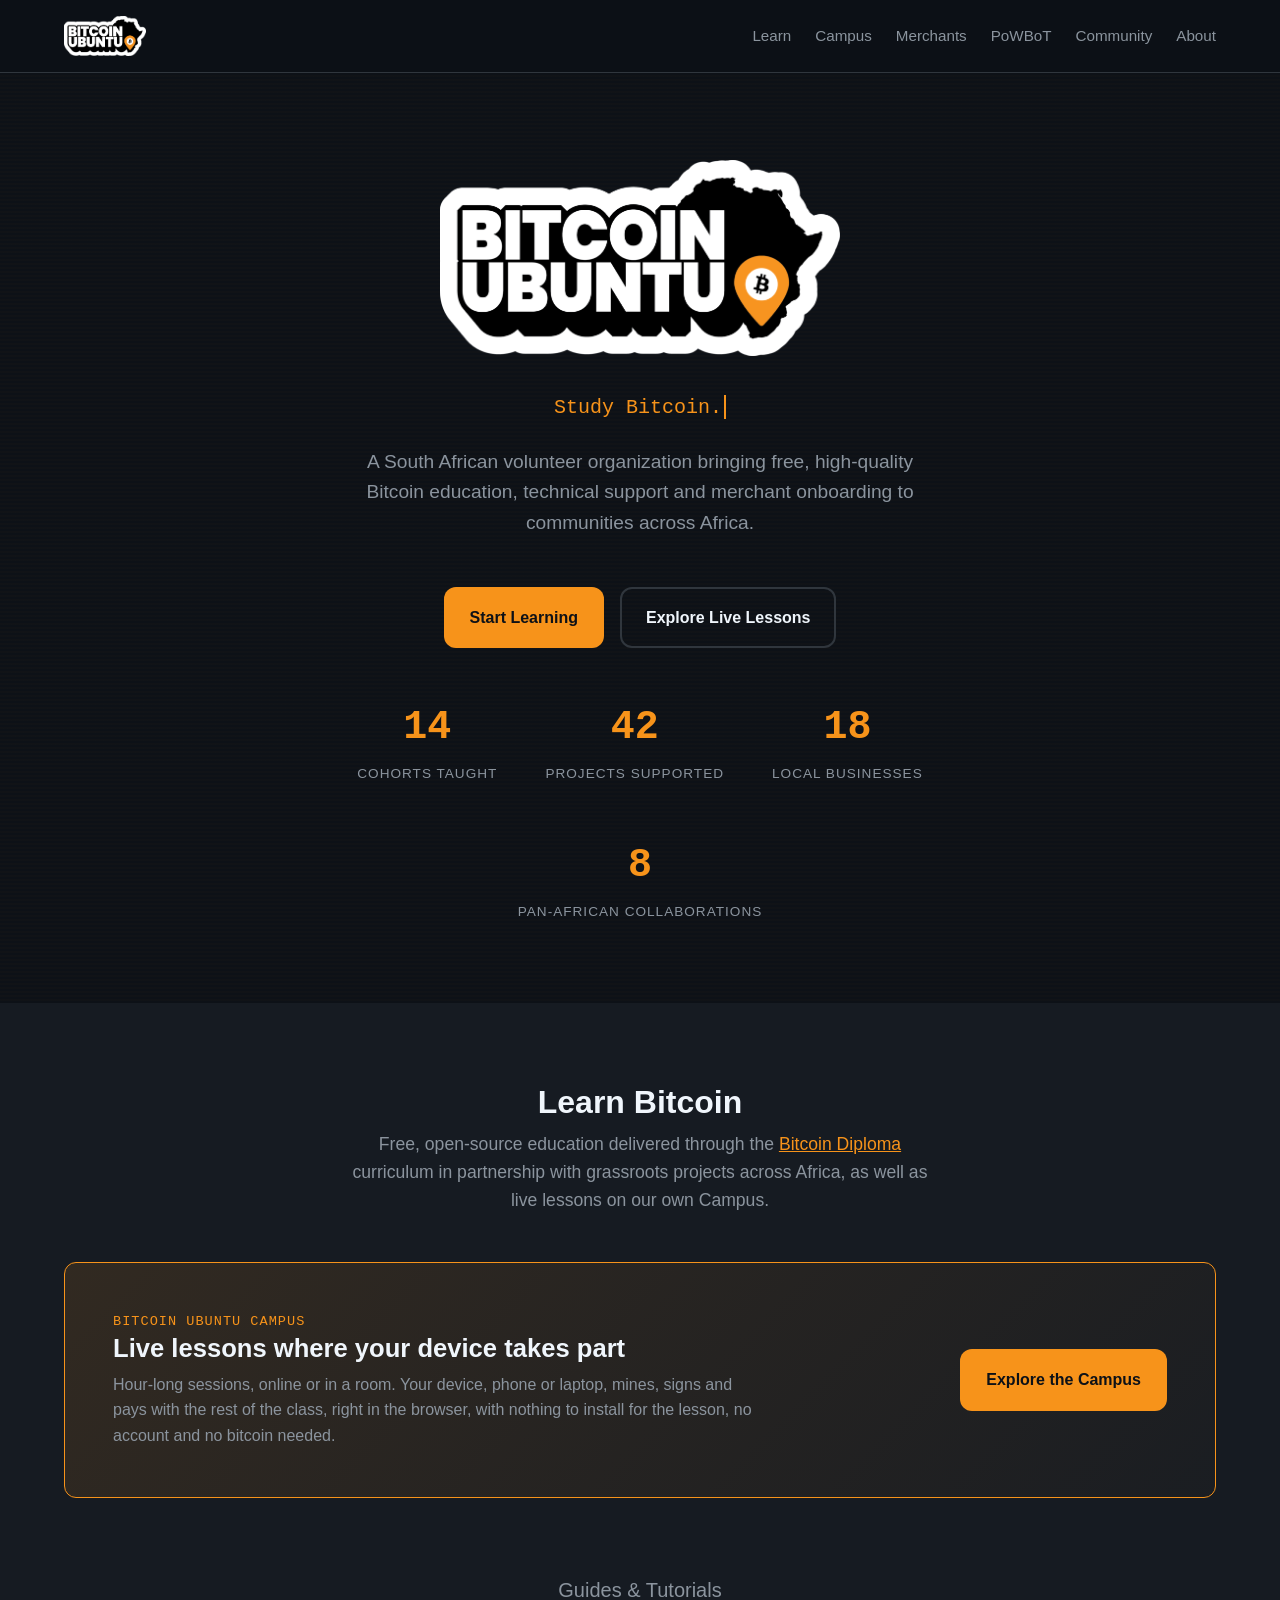
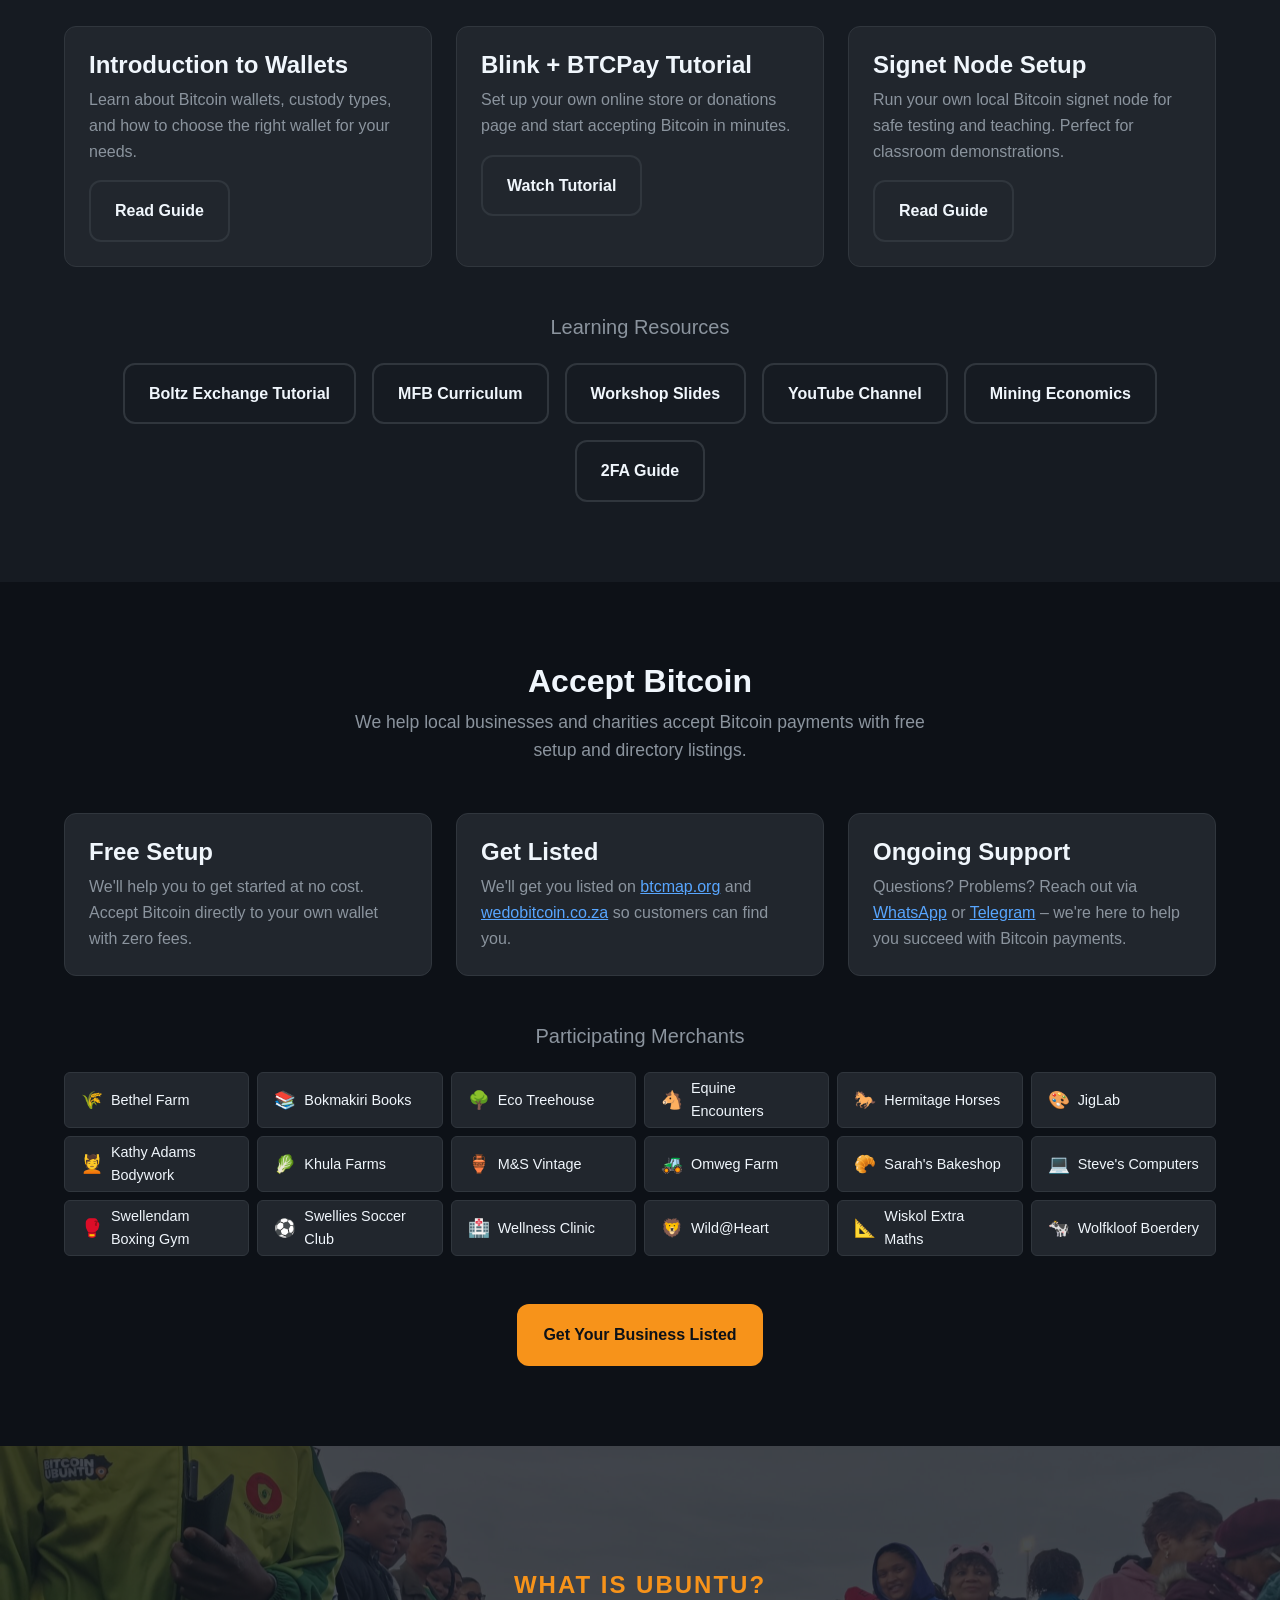
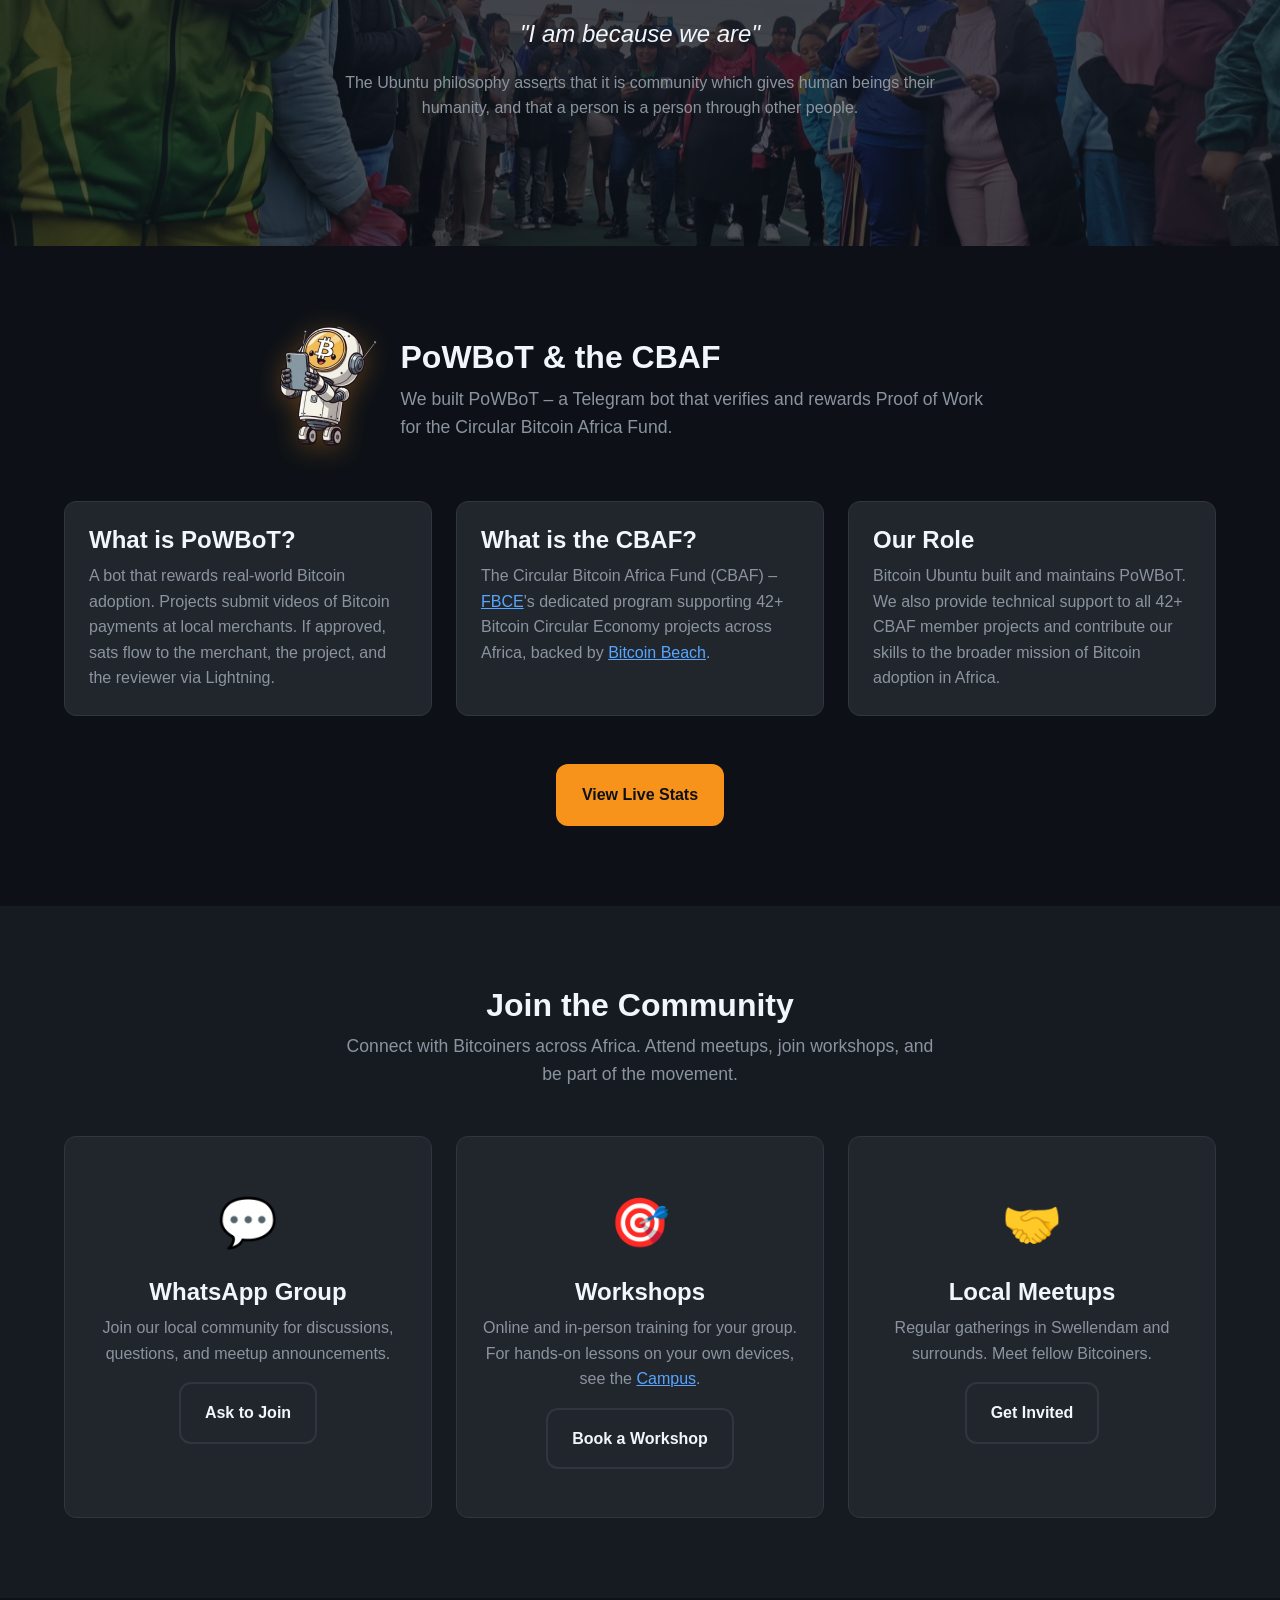
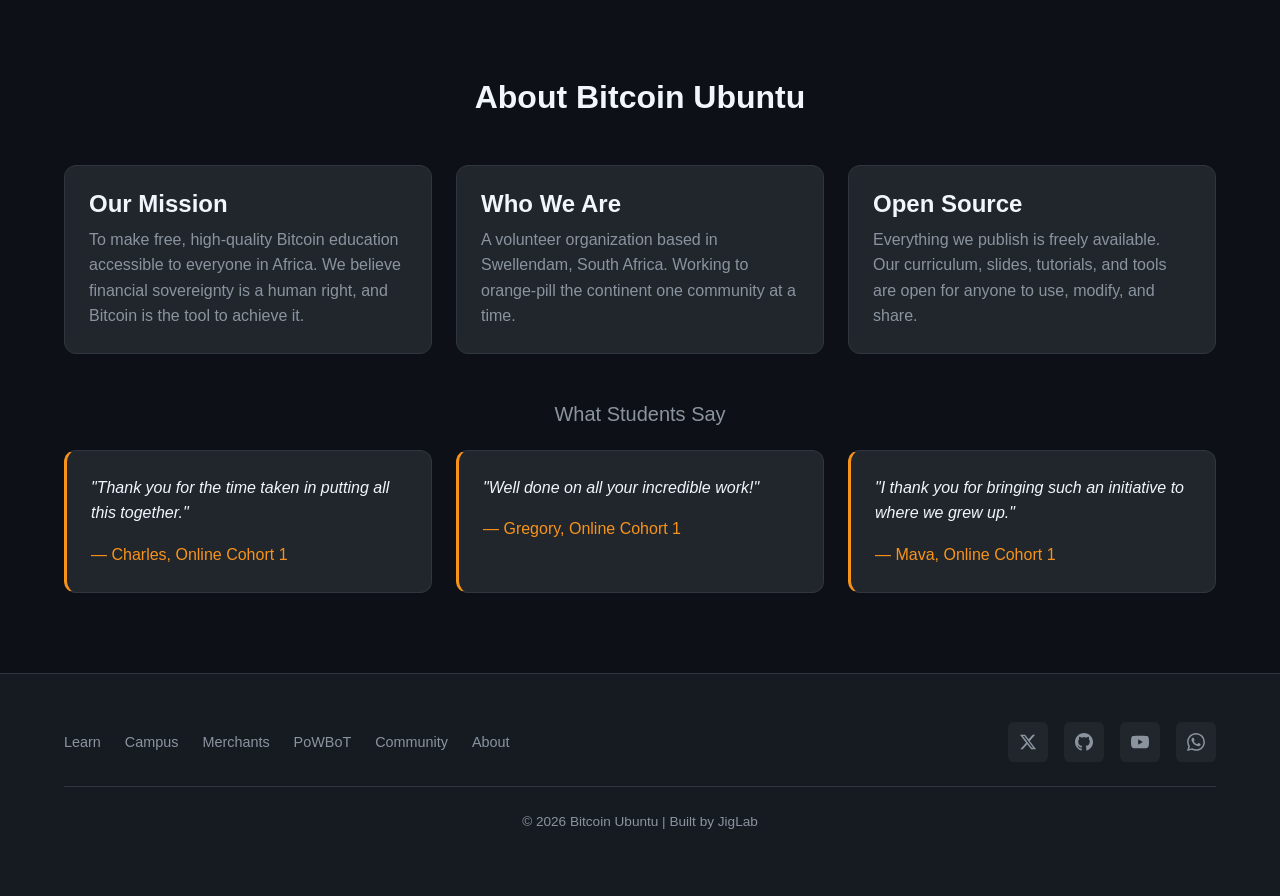
<file: index.html>
<!DOCTYPE html>
<html lang="en">
<head>
    <meta charset="UTF-8">
    <meta name="viewport" content="width=device-width, initial-scale=1.0">
    <title>Bitcoin Ubuntu - Bitcoin Education & Adoption in Africa</title>
    <meta name="description" content="South African volunteer organization providing free Bitcoin education and merchant onboarding across Africa, and home of the Bitcoin Ubuntu Campus's live, hands-on lessons.">
    <link rel="canonical" href="https://bitcoinubuntu.org/">

    <!-- Favicon -->
    <link rel="icon" type="image/png" href="assets/images/logo.png">

    <!-- Open Graph -->
    <meta property="og:type" content="website">
    <meta property="og:site_name" content="Bitcoin Ubuntu">
    <meta property="og:url" content="https://bitcoinubuntu.org/">
    <meta property="og:title" content="Bitcoin Ubuntu - Bitcoin Education & Adoption in Africa">
    <meta property="og:description" content="Free Bitcoin education and merchant onboarding across Africa. I am because we are.">
    <meta property="og:image" content="https://bitcoinubuntu.org/assets/images/share.png">
    <meta property="og:image:width" content="1200">
    <meta property="og:image:height" content="630">
    <meta property="og:image:alt" content="Bitcoin Ubuntu logo">

    <!-- Twitter Card -->
    <meta name="twitter:card" content="summary_large_image">
    <meta name="twitter:site" content="@BitcoinUbuntu">

    <!-- Styles -->
    <link rel="stylesheet" href="assets/css/styles.css">
</head>
<body>
    <a class="skip-link" href="#main">Skip to content</a>

    <!-- Navigation -->
    <nav class="nav">
        <div class="nav-container">
            <a href="./" class="nav-logo">
                <img src="assets/images/logo.png" alt="Bitcoin Ubuntu home" width="1627" height="797">
            </a>
            <button class="nav-toggle" type="button" aria-label="Menu" aria-expanded="false" aria-controls="nav-links">
                <span></span>
                <span></span>
                <span></span>
            </button>
            <ul class="nav-links" id="nav-links">
                <li><a href="#learn">Learn</a></li>
                <li><a href="https://campus.bitcoinubuntu.org/">Campus</a></li>
                <li><a href="#merchants">Merchants</a></li>
                <li><a href="#powbot">PoWBoT</a></li>
                <li><a href="#community">Community</a></li>
                <!-- <li><a href="#support">Support</a></li> -->
                <li><a href="#about">About</a></li>
            </ul>
        </div>
    </nav>

    <main id="main">
    <!-- Hero Section -->
    <section class="hero">
        <div class="hero-content">
            <h1 class="hero-title"><img src="assets/images/logo.png" alt="Bitcoin Ubuntu" class="hero-logo" width="1627" height="797"></h1>

            <p class="hero-tagline">
                <span class="sr-only">Free Bitcoin education.</span><span id="typed-tagline" aria-hidden="true"></span><span class="typing-cursor" aria-hidden="true"></span>
            </p>

            <p class="hero-description">
                A South African volunteer organization bringing free, high-quality Bitcoin education, technical support and merchant onboarding to communities across Africa.
            </p>

            <div class="hero-cta">
                <a href="#learn" class="btn btn-primary">Start Learning</a>
                <a href="https://campus.bitcoinubuntu.org/" class="btn btn-secondary">Explore Live Lessons</a>
                <!-- <a href="#support" class="btn btn-secondary">Support the Mission</a> -->
            </div>

            <!-- Bitcoin Ubuntu Impact Stats -->
            <div class="hero-stats" id="hero-stats">
                <a class="hero-stat" href="#learn">
                    <span class="hero-stat-value">14</span>
                    <span class="hero-stat-label">Cohorts Taught</span>
                </a>
                <a class="hero-stat" href="#powbot">
                    <span class="hero-stat-value">42</span>
                    <span class="hero-stat-label">Projects Supported</span>
                </a>
                <a class="hero-stat" href="#merchants">
                    <span class="hero-stat-value">18</span>
                    <span class="hero-stat-label">Local Businesses</span>
                </a>
                <a class="hero-stat" href="#learn">
                    <span class="hero-stat-value">8</span>
                    <span class="hero-stat-label">Pan-African Collaborations</span>
                </a>
            </div>

        </div>
    </section>

    <!-- Learn Section -->
    <section class="section" id="learn" style="background: var(--bg-secondary);">
        <div class="container">
            <div class="section-header">
                <h2>Learn Bitcoin</h2>
                <p>Free, open-source education delivered through the <a href="https://curriculum.myfirstbitcoin.org/programs/bitcoin-diploma/en/student-guide/" target="_blank" rel="noopener" style="color: var(--accent-orange); text-decoration: underline;">Bitcoin Diploma</a> curriculum in partnership with grassroots projects across Africa, as well as live lessons on our own Campus.</p>
            </div>

            <!-- Bitcoin Ubuntu Campus -->
            <div class="card campus-feature">
                <div class="campus-feature-text">
                    <p class="campus-feature-kicker">Bitcoin Ubuntu Campus</p>
                    <h3>Live lessons where your device takes part</h3>
                    <p>Hour-long sessions, online or in a room. Your device, phone or laptop, mines, signs and pays with the rest of the class, right in the browser, with nothing to install for the lesson, no account and no bitcoin needed.</p>
                </div>
                <a href="https://campus.bitcoinubuntu.org/" class="btn btn-primary">Explore the Campus</a>
            </div>


            <!-- Guides & Tutorials -->
            <div style="margin-top: var(--spacing-2xl);">
                <h4 style="color: var(--text-secondary); margin-bottom: var(--spacing-lg); font-weight: 400; text-align: center;">Guides & Tutorials</h4>
                <div class="card-grid" style="margin-bottom: var(--spacing-xl);">
                    <div class="card">
                        <h3 class="text-blue">Introduction to Wallets</h3>
                        <p>Learn about Bitcoin wallets, custody types, and how to choose the right wallet for your needs.</p>
                        <a href="articles/wallets.html" class="btn btn-secondary" style="margin-top: var(--spacing-md);">Read Guide</a>
                    </div>
                    <div class="card">
                        <h3 class="text-purple">Blink + BTCPay Tutorial</h3>
                        <p>Set up your own online store or donations page and start accepting Bitcoin in minutes.</p>
                        <a href="https://youtu.be/uBrmsE4yt2E" target="_blank" rel="noopener" class="btn btn-secondary" style="margin-top: var(--spacing-md);">Watch Tutorial</a>
                    </div>
                    <div class="card">
                        <h3 class="text-green">Signet Node Setup</h3>
                        <p>Run your own local Bitcoin signet node for safe testing and teaching. Perfect for classroom demonstrations.</p>
                        <a href="articles/signet-guide.html" class="btn btn-secondary" style="margin-top: var(--spacing-md);">Read Guide</a>
                    </div>
                </div>
            </div>

            <!-- Resources Links -->
            <div style="margin-top: var(--spacing-xl); text-align: center;">
                <h4 style="color: var(--text-secondary); margin-bottom: var(--spacing-lg); font-weight: 400;">Learning Resources</h4>
                <div style="display: flex; flex-wrap: wrap; justify-content: center; gap: var(--spacing-md);">
                    <a href="https://www.youtube.com/watch?v=VSyyas2Nvnw" target="_blank" rel="noopener" class="btn btn-secondary">Boltz Exchange Tutorial</a>
                    <a href="https://github.com/MyFirstBitcoin/mfb-curriculum" target="_blank" rel="noopener" class="btn btn-secondary">MFB Curriculum</a>
                    <a href="https://github.com/MyFirstBitcoin/Light-Node-Directory/tree/main/South%20Africa%20--%20Bitcoin%20Ubuntu" target="_blank" rel="noopener" class="btn btn-secondary">Workshop Slides</a>
                    <a href="https://www.youtube.com/@BitcoinUbuntu" target="_blank" rel="noopener" class="btn btn-secondary">YouTube Channel</a>
                    <a href="articles/physics-forgot-the-facts.html" class="btn btn-secondary">Mining Economics</a>
                    <a href="articles/2fa-guide.html" class="btn btn-secondary">2FA Guide</a>
                </div>
            </div>
        </div>
    </section>

    <!-- Merchants Section -->
    <section class="section" id="merchants">
        <div class="container">
            <div class="section-header">
                <h2>Accept Bitcoin</h2>
                <p>We help local businesses and charities accept Bitcoin payments with free setup and directory listings.</p>
            </div>

            <div class="card-grid" style="margin-bottom: var(--spacing-xl);">
                <div class="card">
                    <h3 class="text-green">Free Setup</h3>
                    <p>We'll help you to get started at no cost. Accept Bitcoin directly to your own wallet with zero fees.</p>
                </div>
                <div class="card">
                    <h3 class="text-green">Get Listed</h3>
                    <p>We'll get you listed on <a href="https://btcmap.org" target="_blank" rel="noopener" style="color: var(--accent-blue); text-decoration: underline;">btcmap.org</a> and <a href="https://wedobitcoin.co.za" target="_blank" rel="noopener" style="color: var(--accent-blue); text-decoration: underline;">wedobitcoin.co.za</a> so customers can find you.</p>
                </div>
                <div class="card">
                    <h3 class="text-green">Ongoing Support</h3>
                    <p>Questions? Problems? Reach out via <a href="https://wa.me/27713389109" target="_blank" rel="noopener" style="color: var(--accent-blue); text-decoration: underline;">WhatsApp</a> or <a href="https://t.me/bitcoinubuntu" target="_blank" rel="noopener" style="color: var(--accent-blue); text-decoration: underline;">Telegram</a> – we're here to help you succeed with Bitcoin payments.</p>
                </div>
            </div>

            <h4 style="text-align: center; color: var(--text-secondary); margin-bottom: var(--spacing-lg); font-weight: 400;">Participating Merchants</h4>

            <div class="merchant-grid" id="merchant-grid">
                <!-- Populated by JavaScript -->
            </div>

            <div style="text-align: center; margin-top: var(--spacing-xl);">
                <a href="https://wa.me/27713389109?text=Hi%20Bitcoin%20Ubuntu%2C%20I%27d%20like%20to%20get%20my%20business%20listed%20and%20start%20accepting%20Bitcoin." target="_blank" rel="noopener" class="btn btn-primary">Get Your Business Listed</a>
            </div>
        </div>
    </section>

    <!-- Ubuntu Philosophy Quote Banner -->
    <section class="quote-banner ubuntu-banner" data-parallax="0.4">
        <div class="quote-banner-bg"></div>
        <div class="quote-banner-overlay"></div>
        <div class="quote-banner-content">
            <h3>What is Ubuntu?</h3>
            <blockquote>"I am because we are"</blockquote>
            <p style="color: var(--text-secondary); max-width: 600px; margin: 0 auto;">The Ubuntu philosophy asserts that it is community which gives human beings their humanity, and that a person is a person through other people.</p>
        </div>
    </section>

    <!-- PoWBoT & CBAF Section -->
    <section class="section" id="powbot">
        <div class="container">
            <div class="section-header-with-mascot">
                <a href="https://powbot.africa" target="_blank" rel="noopener" title="View PoWBoT Stats">
                    <img src="assets/images/mascot.png" alt="PoWBoT Mascot" class="section-mascot">
                </a>
                <div class="section-header-text">
                    <h2>PoWBoT & the CBAF</h2>
                    <p>We built PoWBoT – a Telegram bot that verifies and rewards Proof of Work for the Circular Bitcoin Africa Fund.</p>
                </div>
            </div>

            <div class="card-grid" style="margin-bottom: var(--spacing-xl);">
                <div class="card">
                    <h3 class="text-orange">What is PoWBoT?</h3>
                    <p>A bot that rewards real-world Bitcoin adoption. Projects submit videos of Bitcoin payments at local merchants. If approved, sats flow to the merchant, the project, and the reviewer via Lightning.</p>
                </div>
                <div class="card">
                    <h3 class="text-orange">What is the CBAF?</h3>
                    <p>The Circular Bitcoin Africa Fund (CBAF) – <a href="https://fbce.io/" target="_blank" rel="noopener" style="color: var(--accent-blue); text-decoration: underline;">FBCE</a>'s dedicated program supporting 42+ Bitcoin Circular Economy projects across Africa, backed by <a href="https://twitter.com/bitcoinbeach" target="_blank" rel="noopener" style="color: var(--accent-blue); text-decoration: underline;">Bitcoin Beach</a>.</p>
                </div>
                <div class="card">
                    <h3 class="text-orange">Our Role</h3>
                    <p>Bitcoin Ubuntu built and maintains PoWBoT. We also provide technical support to all 42+ CBAF member projects and contribute our skills to the broader mission of Bitcoin adoption in Africa.</p>
                </div>
            </div>

            <div style="text-align: center;">
                <a href="https://powbot.africa" target="_blank" rel="noopener" class="btn btn-primary">View Live Stats</a>
            </div>
        </div>
    </section>

    <!-- Community Section -->
    <section class="section" id="community" style="background: var(--bg-secondary);">
        <div class="container">
            <div class="section-header">
                <h2>Join the Community</h2>
                <p>Connect with Bitcoiners across Africa. Attend meetups, join workshops, and be part of the movement.</p>
            </div>

            <div class="card-grid">
                <div class="card feature-card">
                    <div class="feature-icon" aria-hidden="true">💬</div>
                    <h3>WhatsApp Group</h3>
                    <p>Join our local community for discussions, questions, and meetup announcements.</p>
                    <a href="https://wa.me/27713389109?text=Hi%20Bitcoin%20Ubuntu%2C%20I%27d%20like%20to%20join%20the%20community%20group." target="_blank" rel="noopener" class="btn btn-secondary" style="margin-top: var(--spacing-md);">Ask to Join</a>
                </div>
                <div class="card feature-card">
                    <div class="feature-icon" aria-hidden="true">🎯</div>
                    <h3>Workshops</h3>
                    <p>Online and in-person training for your group. For hands-on lessons on your own devices, see the <a href="https://campus.bitcoinubuntu.org/" style="color: var(--accent-blue); text-decoration: underline;">Campus</a>.</p>
                    <a href="https://wa.me/27713389109?text=Hi%20Bitcoin%20Ubuntu%2C%20I%27d%20like%20to%20book%20a%20workshop%20for%20my%20group." target="_blank" rel="noopener" class="btn btn-secondary" style="margin-top: var(--spacing-md);">Book a Workshop</a>
                </div>
                <div class="card feature-card">
                    <div class="feature-icon" aria-hidden="true">🤝</div>
                    <h3>Local Meetups</h3>
                    <p>Regular gatherings in Swellendam and surrounds. Meet fellow Bitcoiners.</p>
                    <a href="https://wa.me/27713389109?text=Hi%20Bitcoin%20Ubuntu%2C%20I%27d%20like%20an%20invitation%20to%20the%20next%20local%20meetup." target="_blank" rel="noopener" class="btn btn-secondary" style="margin-top: var(--spacing-md);">Get Invited</a>
                </div>
            </div>
        </div>
    </section>

    <!-- Support Section (commented out - can be restored later)
    <section class="section" id="support" style="background: var(--bg-secondary);">
        <div class="container">
            <div class="section-header">
                <h2>Support Our Work</h2>
                <p>Your donations fund Bitcoin Ubuntu's education, merchant onboarding, and community outreach efforts in South Africa and beyond.</p>
            </div>

            <div class="card-grid">
                <div class="card stat-card">
                    <div id="blink-pay-button-container"></div>
                    <p style="color: var(--text-secondary); margin-top: var(--spacing-md); text-align: center; font-size: 0.85rem;">
                        Or send to: <span class="mono">bitcoinubuntu@blink.sv</span>
                    </p>
                </div>
                <div class="card">
                    <h3>Where Your Sats Go</h3>
                    <p style="color: var(--text-secondary);">100% of donations support our volunteer-run initiatives:</p>
                    <div style="margin-top: var(--spacing-md);">
                        <div class="sats-row">
                            <span style="color: var(--text-secondary);">Education</span>
                            <span class="mono text-orange">Bitcoin Diploma cohorts</span>
                        </div>
                        <div class="sats-row">
                            <span style="color: var(--text-secondary);">Onboarding</span>
                            <span class="mono text-orange">Merchant setup and support</span>
                        </div>
                        <div class="sats-row">
                            <span style="color: var(--text-secondary);">Outreach</span>
                            <span class="mono text-orange">Workshops & meetups</span>
                        </div>
                        <div class="sats-row">
                            <span style="color: var(--text-secondary);">Resources</span>
                            <span class="mono text-orange">Free guides & materials</span>
                        </div>
                        <div class="sats-row" style="border-bottom: none;">
                            <span style="color: var(--text-secondary);">Rewards</span>
                            <span class="mono text-orange">Incentive programmes</span>
                        </div>
                    </div>
                </div>
            </div>
        </div>
    </section>
    -->

    <!-- About Section -->
    <section class="section" id="about">
        <div class="container">
            <div class="section-header">
                <h2>About Bitcoin Ubuntu</h2>
                
            </div>

            <div class="card-grid">
                <div class="card">
                    <h3>Our Mission</h3>
                    <p>To make free, high-quality Bitcoin education accessible to everyone in Africa. We believe financial sovereignty is a human right, and Bitcoin is the tool to achieve it.</p>
                </div>
                <div class="card">
                    <h3>Who We Are</h3>
                    <p>A volunteer organization based in Swellendam, South Africa. Working to orange-pill the continent one community at a time.</p>
                </div>
                <div class="card">
                    <h3>Open Source</h3>
                    <p>Everything we publish is freely available. Our curriculum, slides, tutorials, and tools are open for anyone to use, modify, and share.</p>
                </div>
            </div>

            <!-- Testimonials -->
            <div style="margin-top: var(--spacing-xl);">
                <h4 style="text-align: center; color: var(--text-secondary); margin-bottom: var(--spacing-lg); font-weight: 400;">What Students Say</h4>
                <div class="card-grid">
                    <div class="card" style="border-left: 3px solid var(--accent-orange);">
                        <p style="font-style: italic; color: var(--text-primary);">"Thank you for the time taken in putting all this together."</p>
                        <p style="margin-top: var(--spacing-md); margin-bottom: 0; color: var(--accent-orange); font-weight: 500;">— Charles, Online Cohort 1</p>
                    </div>
                    <div class="card" style="border-left: 3px solid var(--accent-orange);">
                        <p style="font-style: italic; color: var(--text-primary);">"Well done on all your incredible work!"</p>
                        <p style="margin-top: var(--spacing-md); margin-bottom: 0; color: var(--accent-orange); font-weight: 500;">— Gregory, Online Cohort 1</p>
                    </div>
                    <div class="card" style="border-left: 3px solid var(--accent-orange);">
                        <p style="font-style: italic; color: var(--text-primary);">"I thank you for bringing such an initiative to where we grew up."</p>
                        <p style="margin-top: var(--spacing-md); margin-bottom: 0; color: var(--accent-orange); font-weight: 500;">— Mava, Online Cohort 1</p>
                    </div>
                </div>
            </div>
        </div>
    </section>

    </main>

    <!-- Footer -->
    <footer class="footer">
        <div class="container">
            <div class="footer-content">
                <button class="footer-toggle" type="button" aria-label="Site links" aria-expanded="false" aria-controls="footer-links">
                    <span></span>
                    <span></span>
                    <span></span>
                </button>
                <ul class="footer-links" id="footer-links">
                    <li><a href="#learn">Learn</a></li>
                    <li><a href="https://campus.bitcoinubuntu.org/">Campus</a></li>
                    <li><a href="#merchants">Merchants</a></li>
                    <li><a href="#powbot">PoWBoT</a></li>
                    <li><a href="#community">Community</a></li>
                    <!-- <li><a href="#support">Support</a></li> -->
                    <li><a href="#about">About</a></li>
                </ul>
                <div class="footer-social">
                    <a href="https://x.com/BitcoinUbuntu" target="_blank" rel="noopener" title="X (Twitter)" aria-label="Bitcoin Ubuntu on X">
                        <svg width="18" height="18" viewBox="0 0 24 24" fill="currentColor" aria-hidden="true"><path d="M18.244 2.25h3.308l-7.227 8.26 8.502 11.24H16.17l-5.214-6.817L4.99 21.75H1.68l7.73-8.835L1.254 2.25H8.08l4.713 6.231zm-1.161 17.52h1.833L7.084 4.126H5.117z"/></svg>
                    </a>
                    <a href="https://github.com/BitcoinUbuntu" target="_blank" rel="noopener" title="GitHub" aria-label="Bitcoin Ubuntu on GitHub">
                        <svg width="18" height="18" viewBox="0 0 24 24" fill="currentColor" aria-hidden="true"><path d="M12 0c-6.626 0-12 5.373-12 12 0 5.302 3.438 9.8 8.207 11.387.599.111.793-.261.793-.577v-2.234c-3.338.726-4.033-1.416-4.033-1.416-.546-1.387-1.333-1.756-1.333-1.756-1.089-.745.083-.729.083-.729 1.205.084 1.839 1.237 1.839 1.237 1.07 1.834 2.807 1.304 3.492.997.107-.775.418-1.305.762-1.604-2.665-.305-5.467-1.334-5.467-5.931 0-1.311.469-2.381 1.236-3.221-.124-.303-.535-1.524.117-3.176 0 0 1.008-.322 3.301 1.23.957-.266 1.983-.399 3.003-.404 1.02.005 2.047.138 3.006.404 2.291-1.552 3.297-1.23 3.297-1.23.653 1.653.242 2.874.118 3.176.77.84 1.235 1.911 1.235 3.221 0 4.609-2.807 5.624-5.479 5.921.43.372.823 1.102.823 2.222v3.293c0 .319.192.694.801.576 4.765-1.589 8.199-6.086 8.199-11.386 0-6.627-5.373-12-12-12z"/></svg>
                    </a>
                    <a href="https://www.youtube.com/@BitcoinUbuntu" target="_blank" rel="noopener" title="YouTube" aria-label="Bitcoin Ubuntu on YouTube">
                        <svg width="18" height="18" viewBox="0 0 24 24" fill="currentColor" aria-hidden="true"><path d="M23.498 6.186a3.016 3.016 0 0 0-2.122-2.136C19.505 3.545 12 3.545 12 3.545s-7.505 0-9.377.505A3.017 3.017 0 0 0 .502 6.186C0 8.07 0 12 0 12s0 3.93.502 5.814a3.016 3.016 0 0 0 2.122 2.136c1.871.505 9.376.505 9.376.505s7.505 0 9.377-.505a3.015 3.015 0 0 0 2.122-2.136C24 15.93 24 12 24 12s0-3.93-.502-5.814zM9.545 15.568V8.432L15.818 12l-6.273 3.568z"/></svg>
                    </a>
                    <a href="https://wa.me/27713389109" target="_blank" rel="noopener" title="WhatsApp" aria-label="Bitcoin Ubuntu on WhatsApp">
                        <svg width="18" height="18" viewBox="0 0 24 24" fill="currentColor" aria-hidden="true"><path d="M17.472 14.382c-.297-.149-1.758-.867-2.03-.967-.273-.099-.471-.148-.67.15-.197.297-.767.966-.94 1.164-.173.199-.347.223-.644.075-.297-.15-1.255-.463-2.39-1.475-.883-.788-1.48-1.761-1.653-2.059-.173-.297-.018-.458.13-.606.134-.133.298-.347.446-.52.149-.174.198-.298.298-.497.099-.198.05-.371-.025-.52-.075-.149-.669-1.612-.916-2.207-.242-.579-.487-.5-.669-.51-.173-.008-.371-.01-.57-.01-.198 0-.52.074-.792.372-.272.297-1.04 1.016-1.04 2.479 0 1.462 1.065 2.875 1.213 3.074.149.198 2.096 3.2 5.077 4.487.709.306 1.262.489 1.694.625.712.227 1.36.195 1.871.118.571-.085 1.758-.719 2.006-1.413.248-.694.248-1.289.173-1.413-.074-.124-.272-.198-.57-.347m-5.421 7.403h-.004a9.87 9.87 0 01-5.031-1.378l-.361-.214-3.741.982.998-3.648-.235-.374a9.86 9.86 0 01-1.51-5.26c.001-5.45 4.436-9.884 9.888-9.884 2.64 0 5.122 1.03 6.988 2.898a9.825 9.825 0 012.893 6.994c-.003 5.45-4.437 9.884-9.885 9.884m8.413-18.297A11.815 11.815 0 0012.05 0C5.495 0 .16 5.335.157 11.892c0 2.096.547 4.142 1.588 5.945L.057 24l6.305-1.654a11.882 11.882 0 005.683 1.448h.005c6.554 0 11.89-5.335 11.893-11.893a11.821 11.821 0 00-3.48-8.413z"/></svg>
                    </a>
                </div>
            </div>
            <p class="footer-copy">
                &copy; 2026 Bitcoin Ubuntu | Built by JigLab
            </p>
        </div>
    </footer>

    <!-- JavaScript -->
    <script src="assets/js/main.js"></script>
    <!-- Blink Pay Button script (commented out - can be restored later)
    <script src="https://blinkbitcoin.github.io/donation-button.blink.sv/js/blink-pay-button.js"></script>
    <script>
        function initBlinkPayButton() {
            if (typeof BlinkPayButton !== 'undefined') {
                BlinkPayButton.init({
                    username: 'bitcoinubuntu',
                    containerId: 'blink-pay-button-container',
                    themeMode: 'dark',
                    language: 'en',
                    defaultAmount: 1000,
                    supportedCurrencies: [{"code": "sats", "name": "sats", "isCrypto": true}],
                    debug: false
                });
            } else {
                setTimeout(initBlinkPayButton, 100);
            }
        }

        if (document.readyState === 'loading') {
            document.addEventListener('DOMContentLoaded', initBlinkPayButton);
        } else {
            initBlinkPayButton();
        }
    </script>
    -->
</body>
</html>
</file>
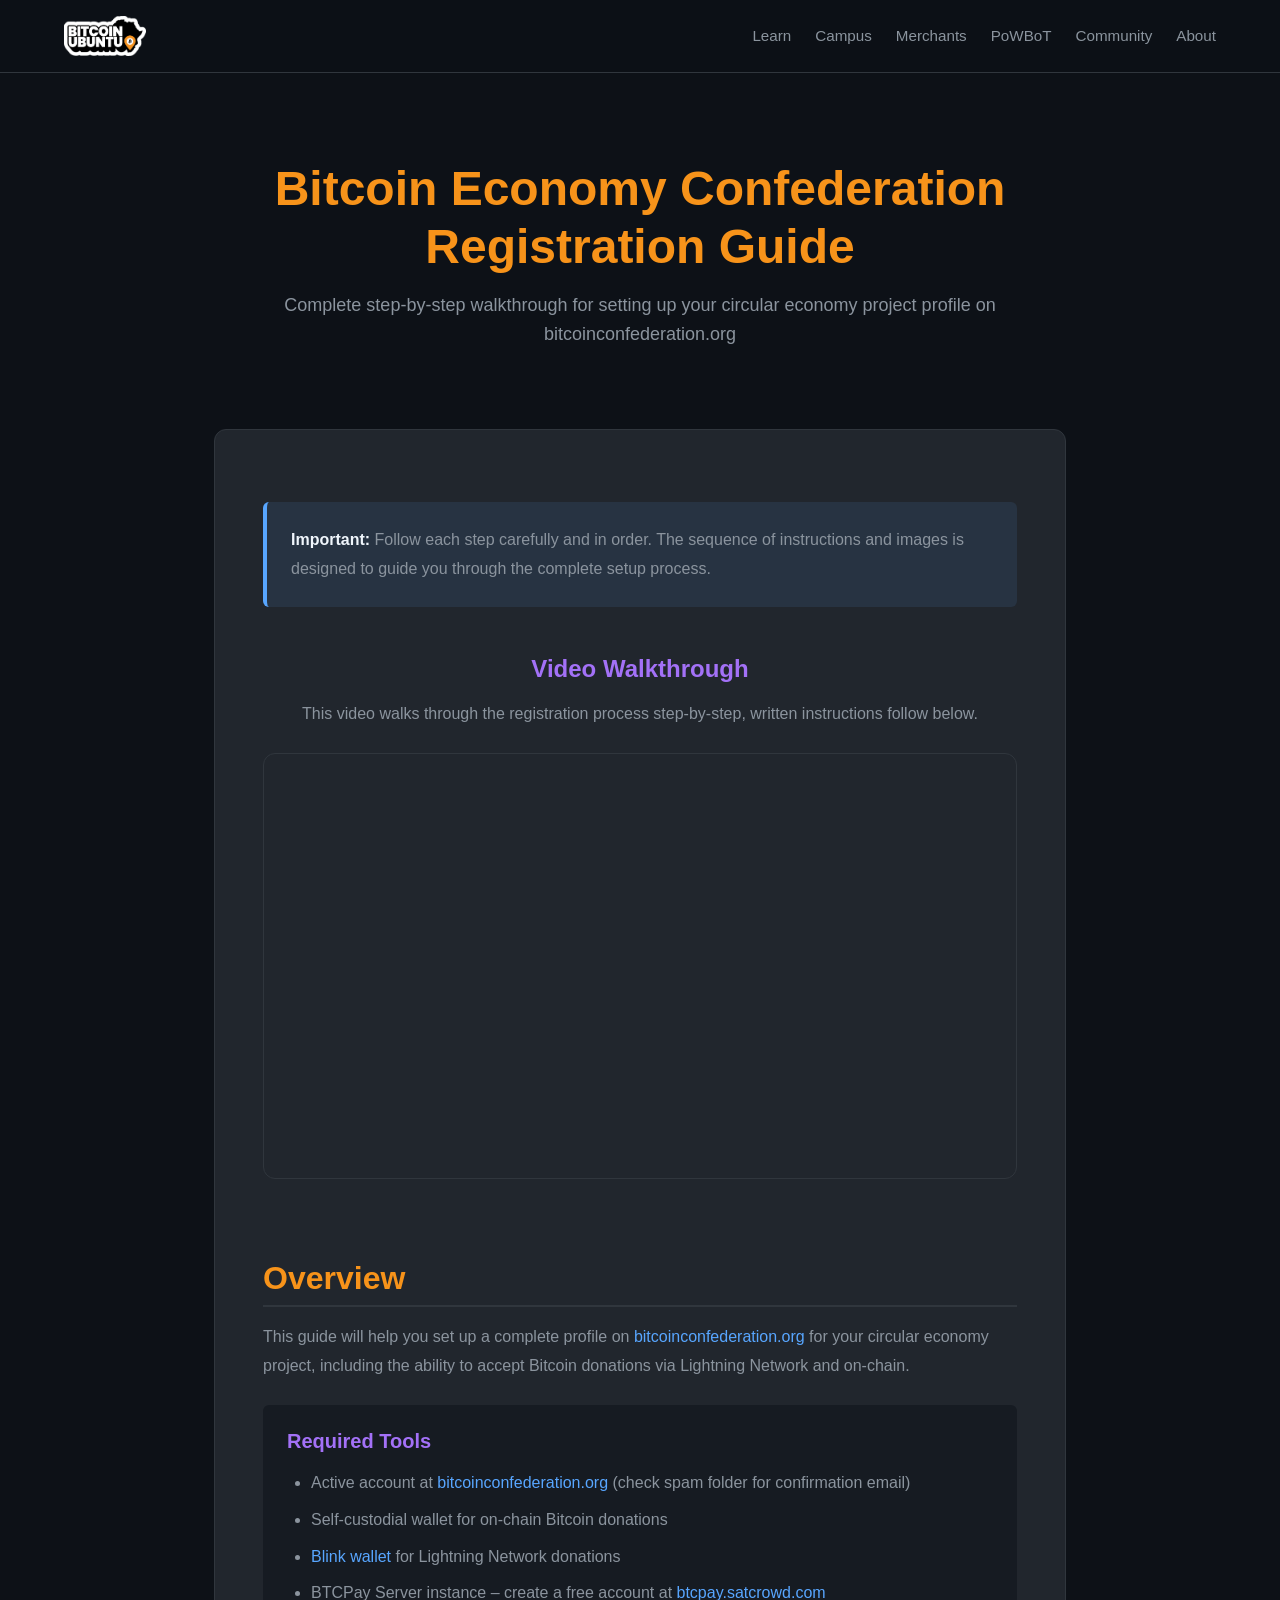
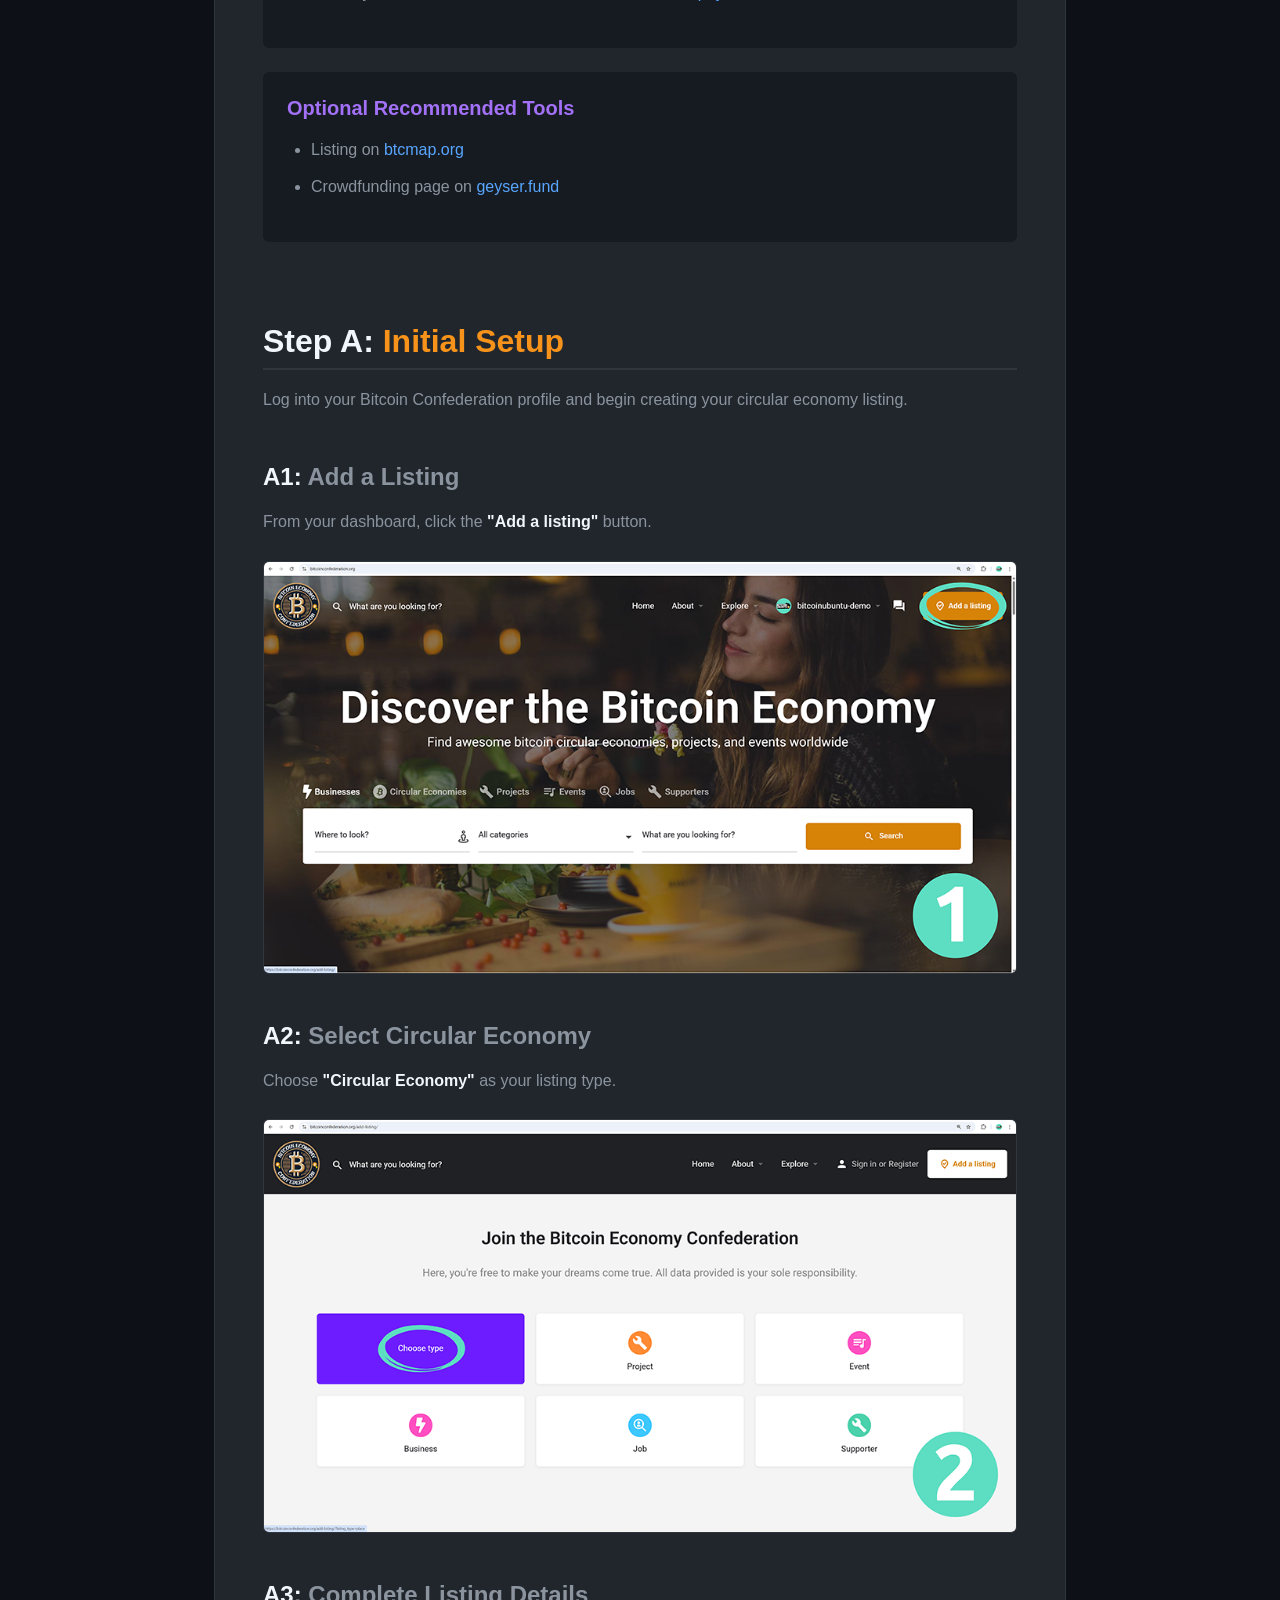
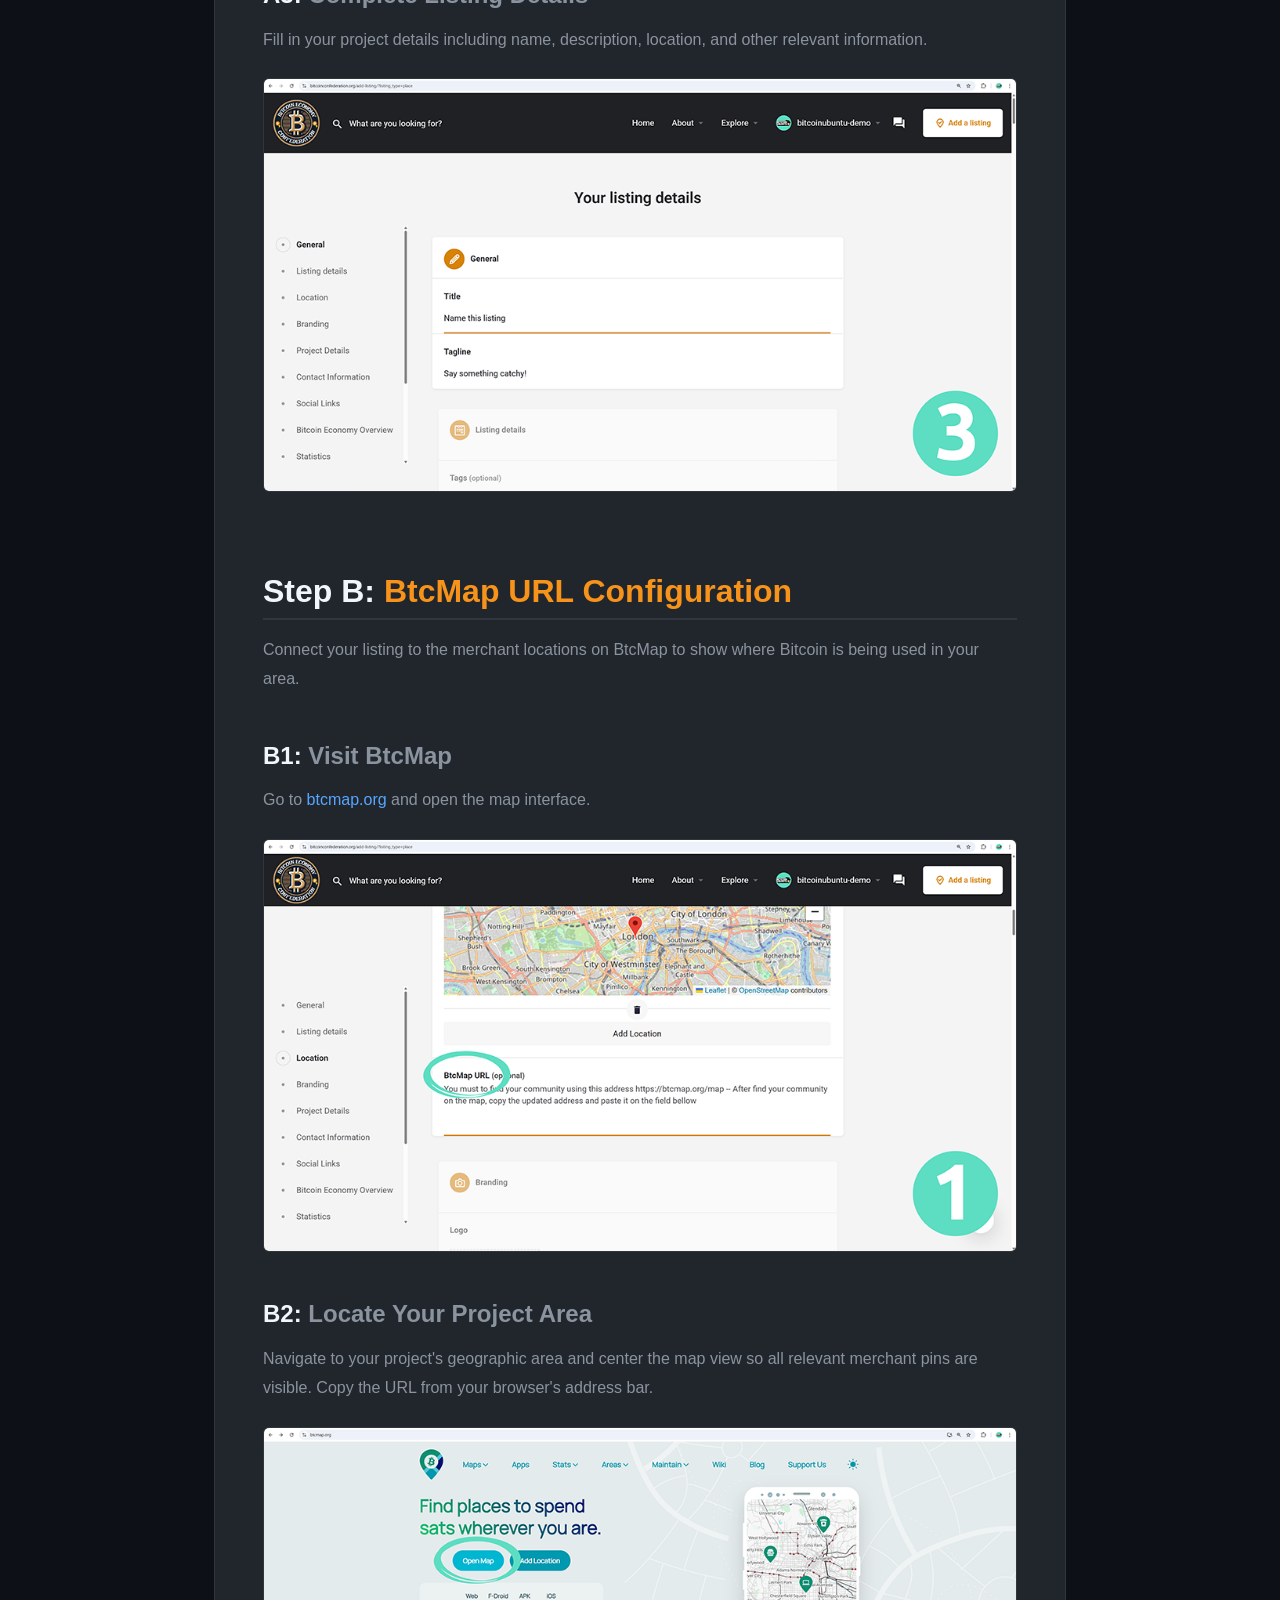
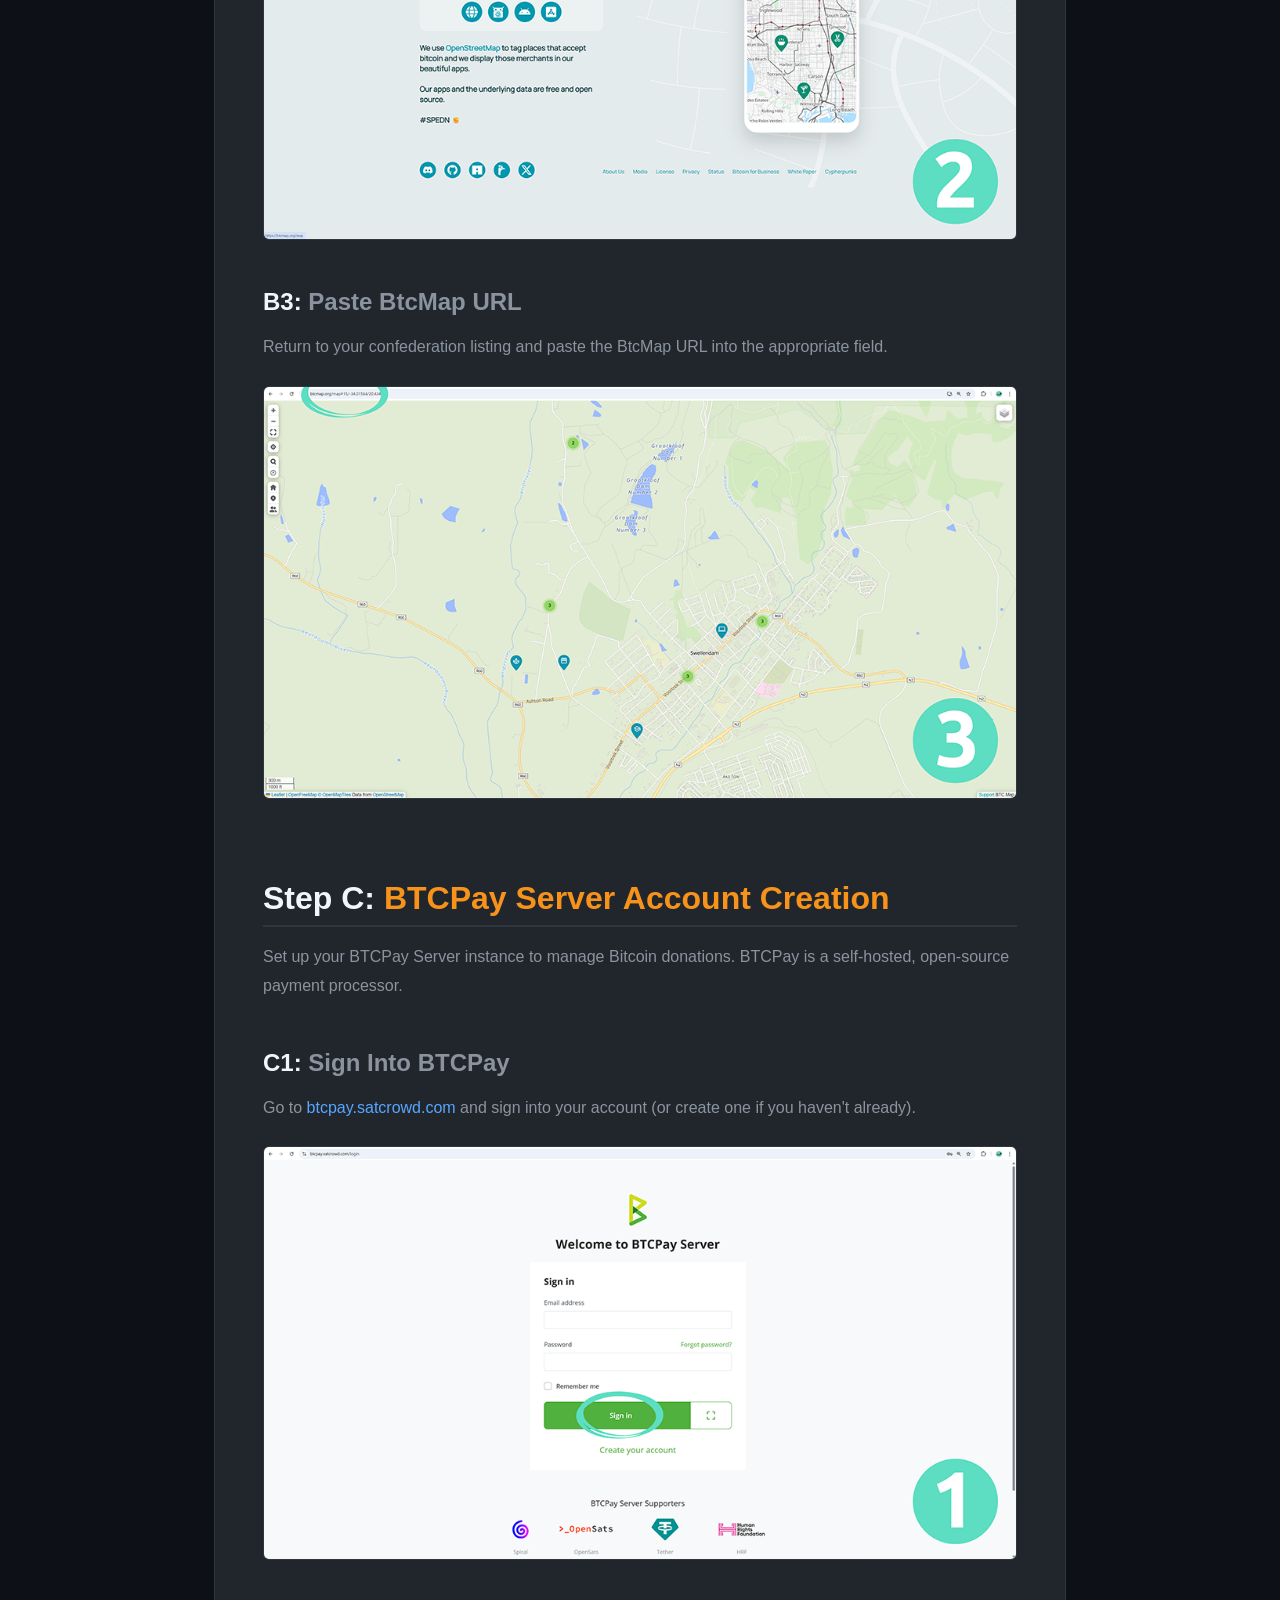
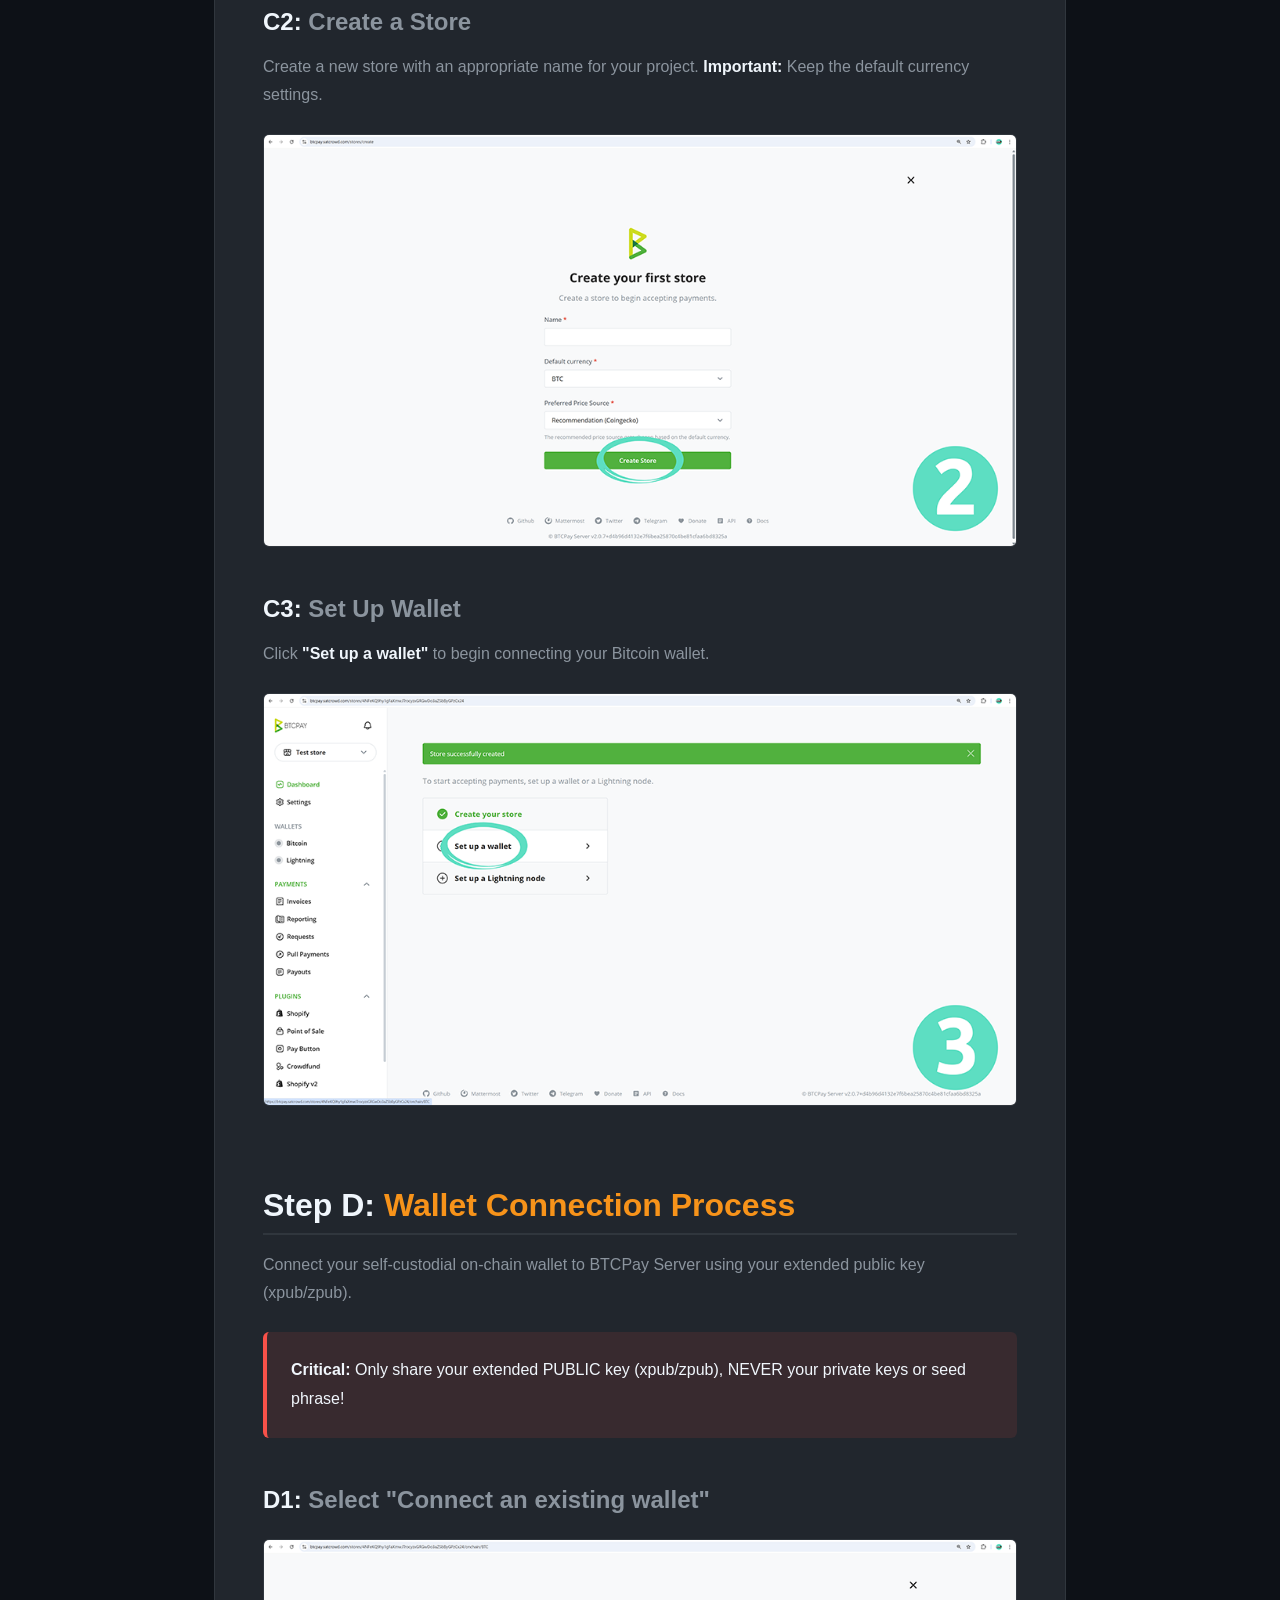
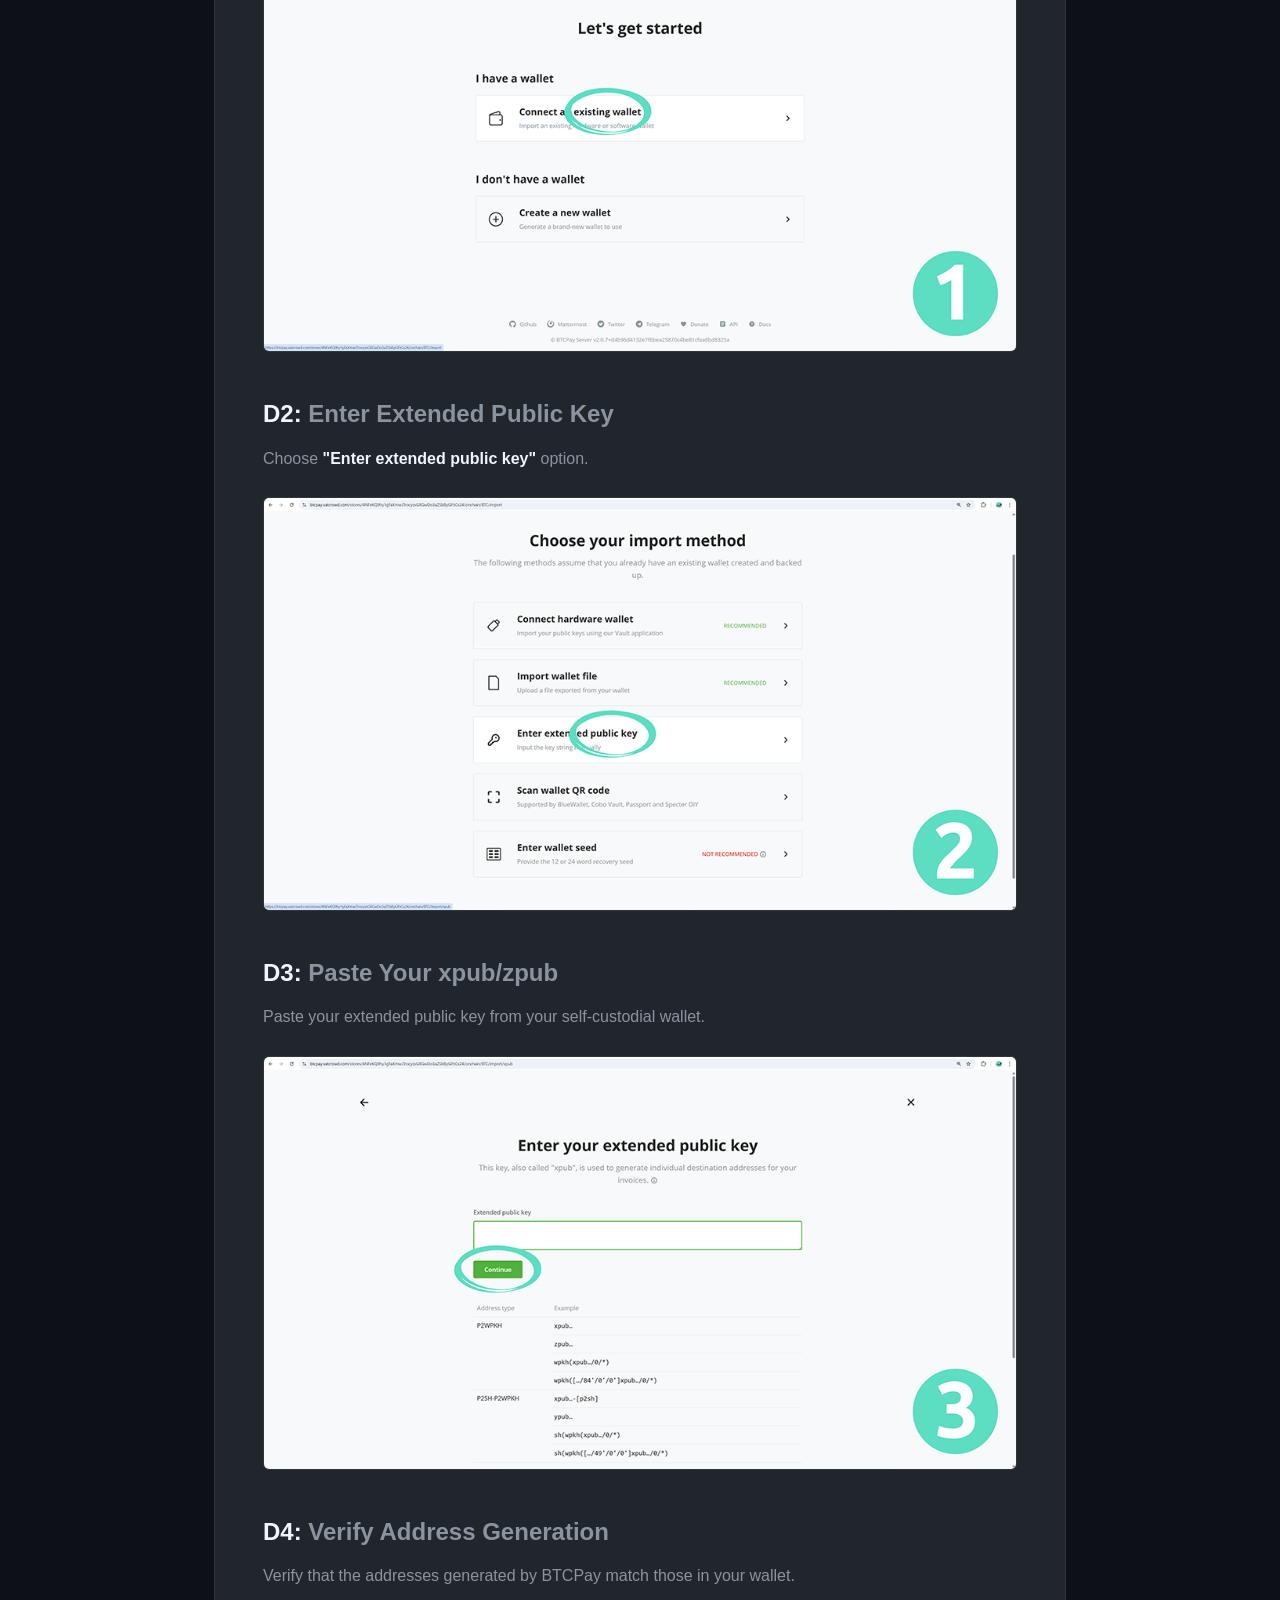
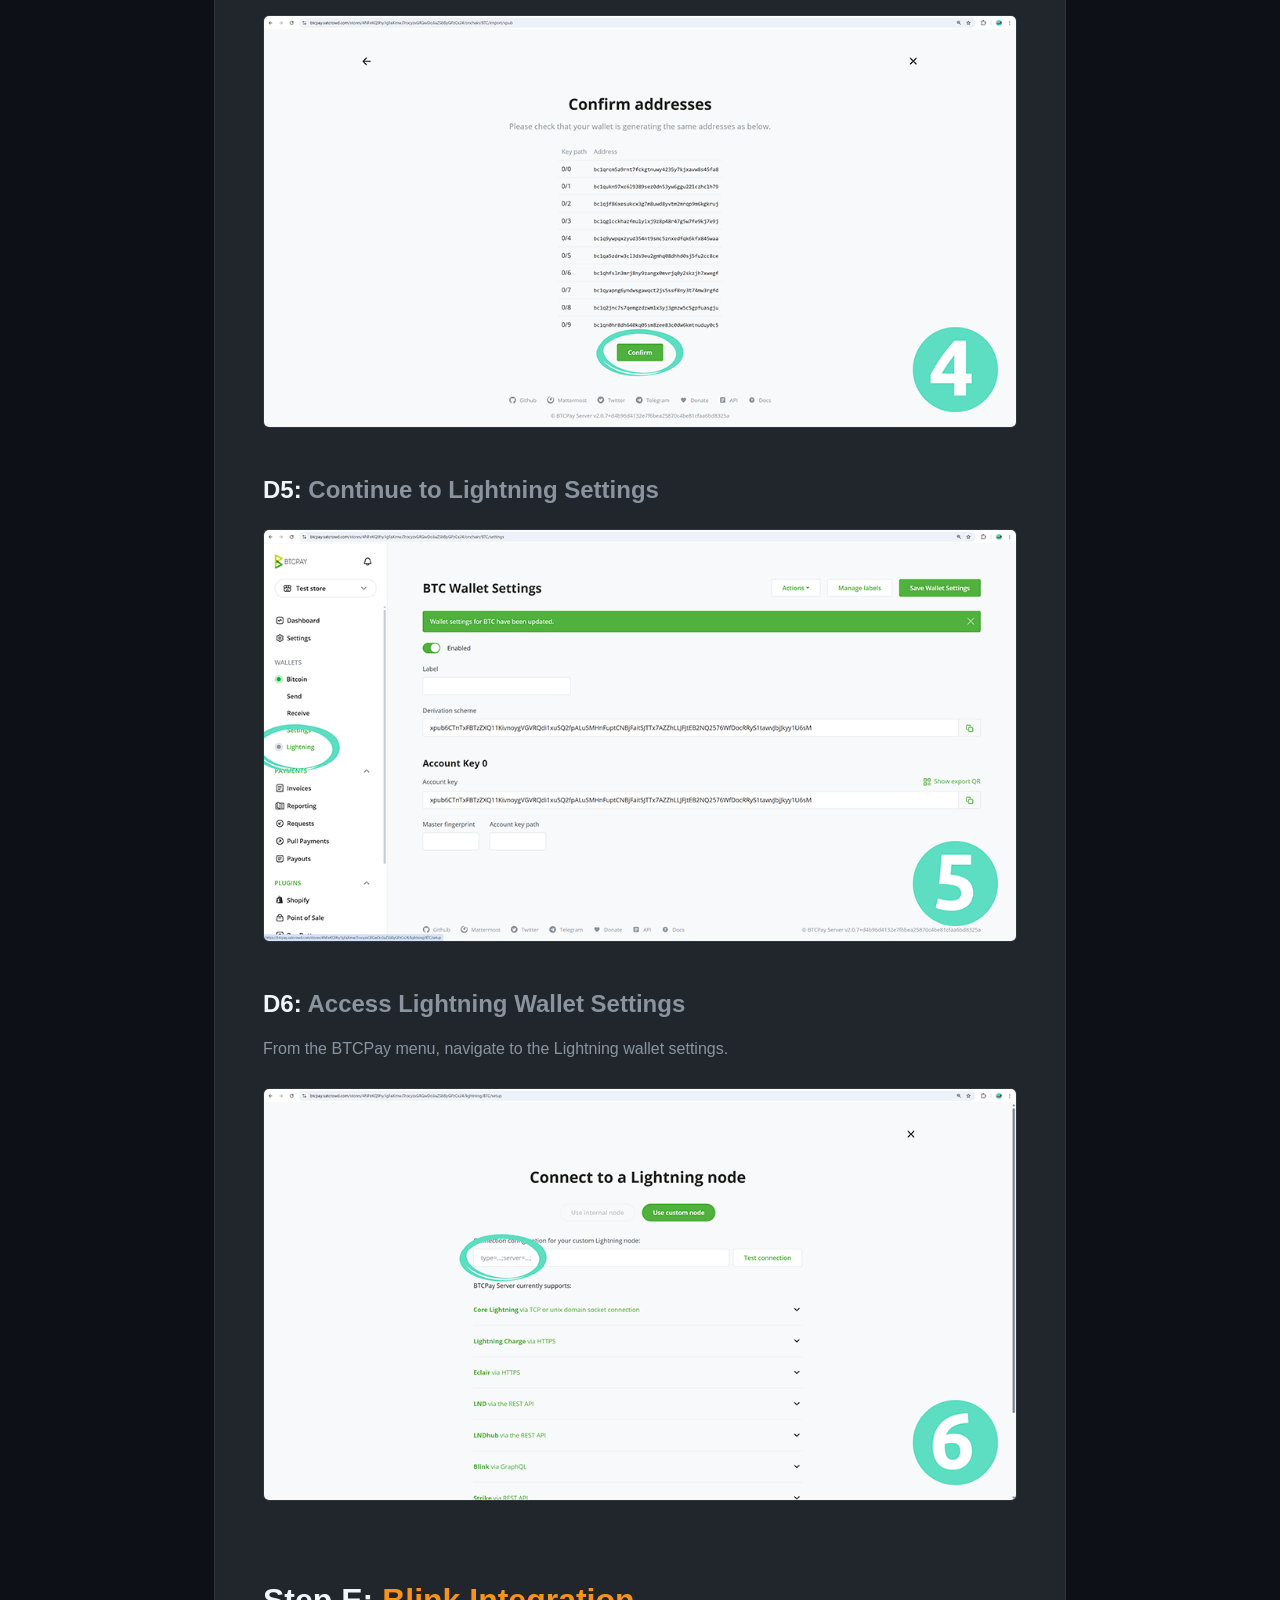
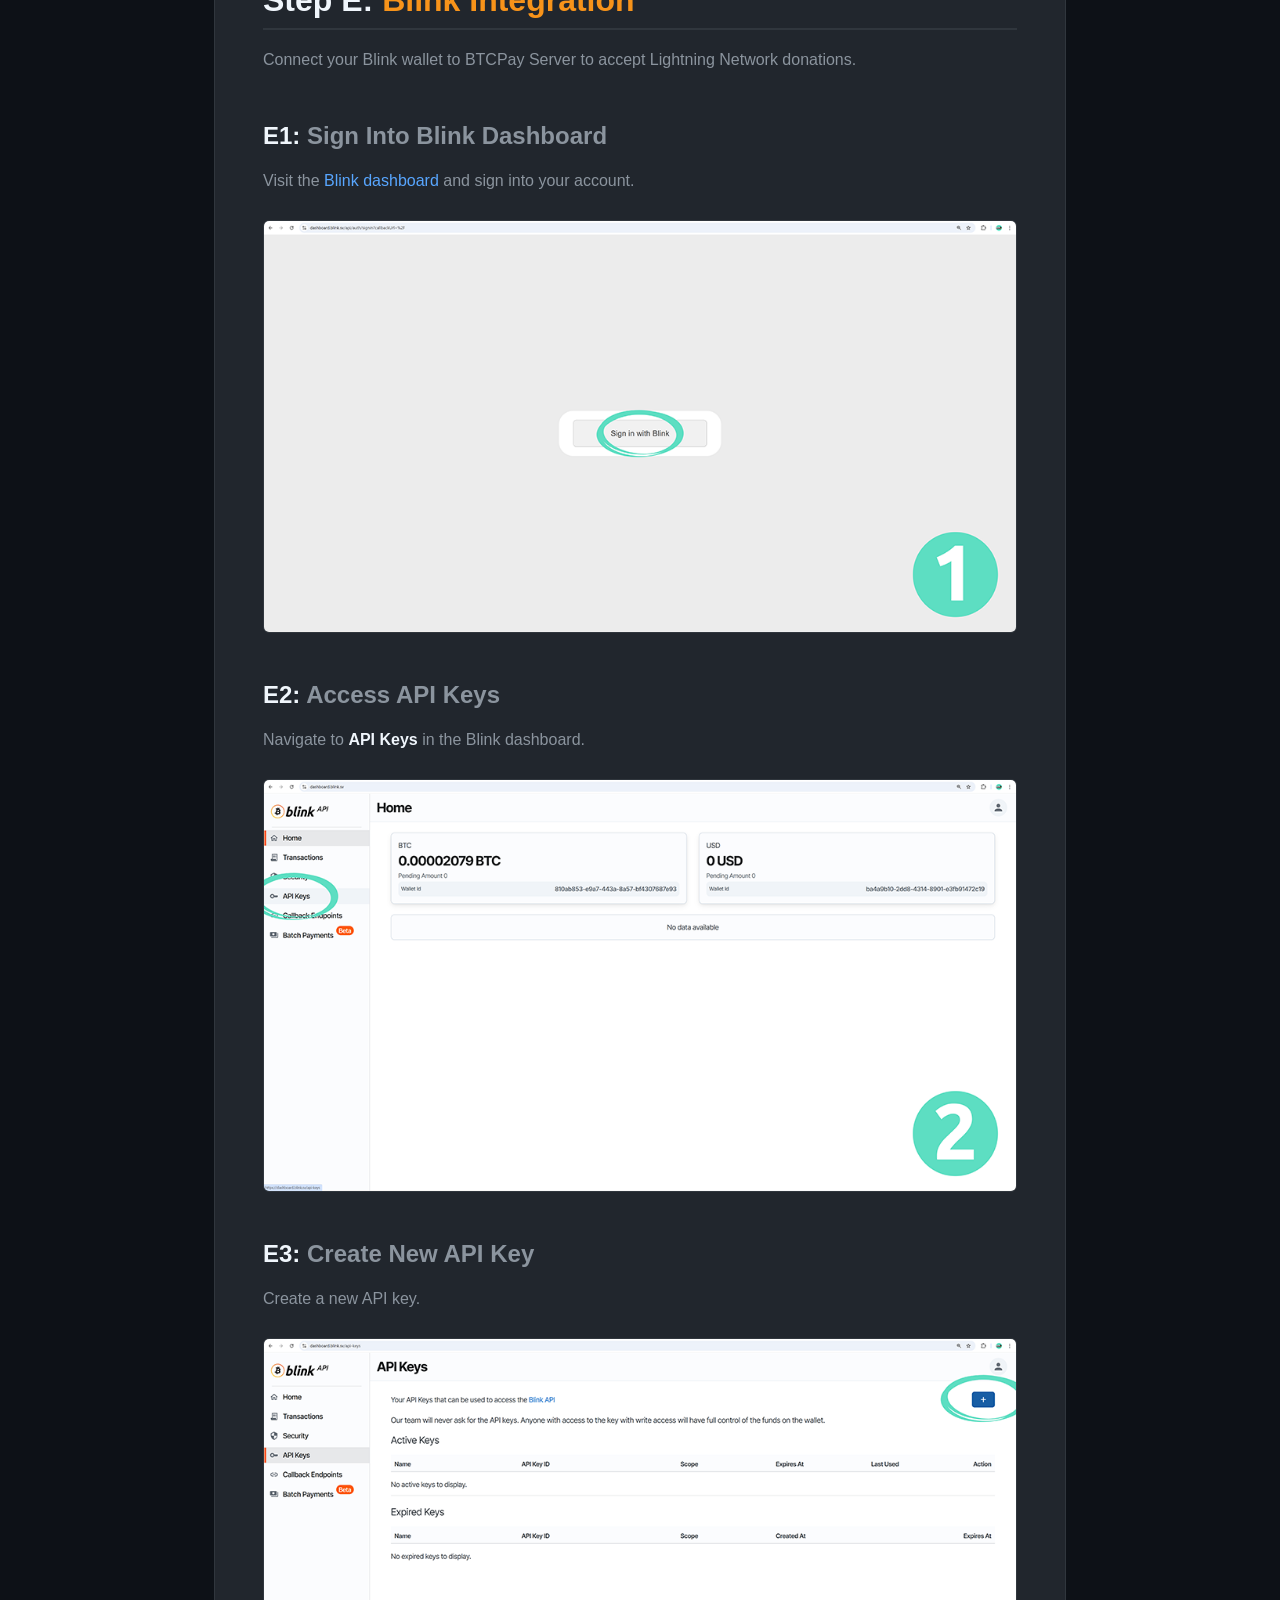
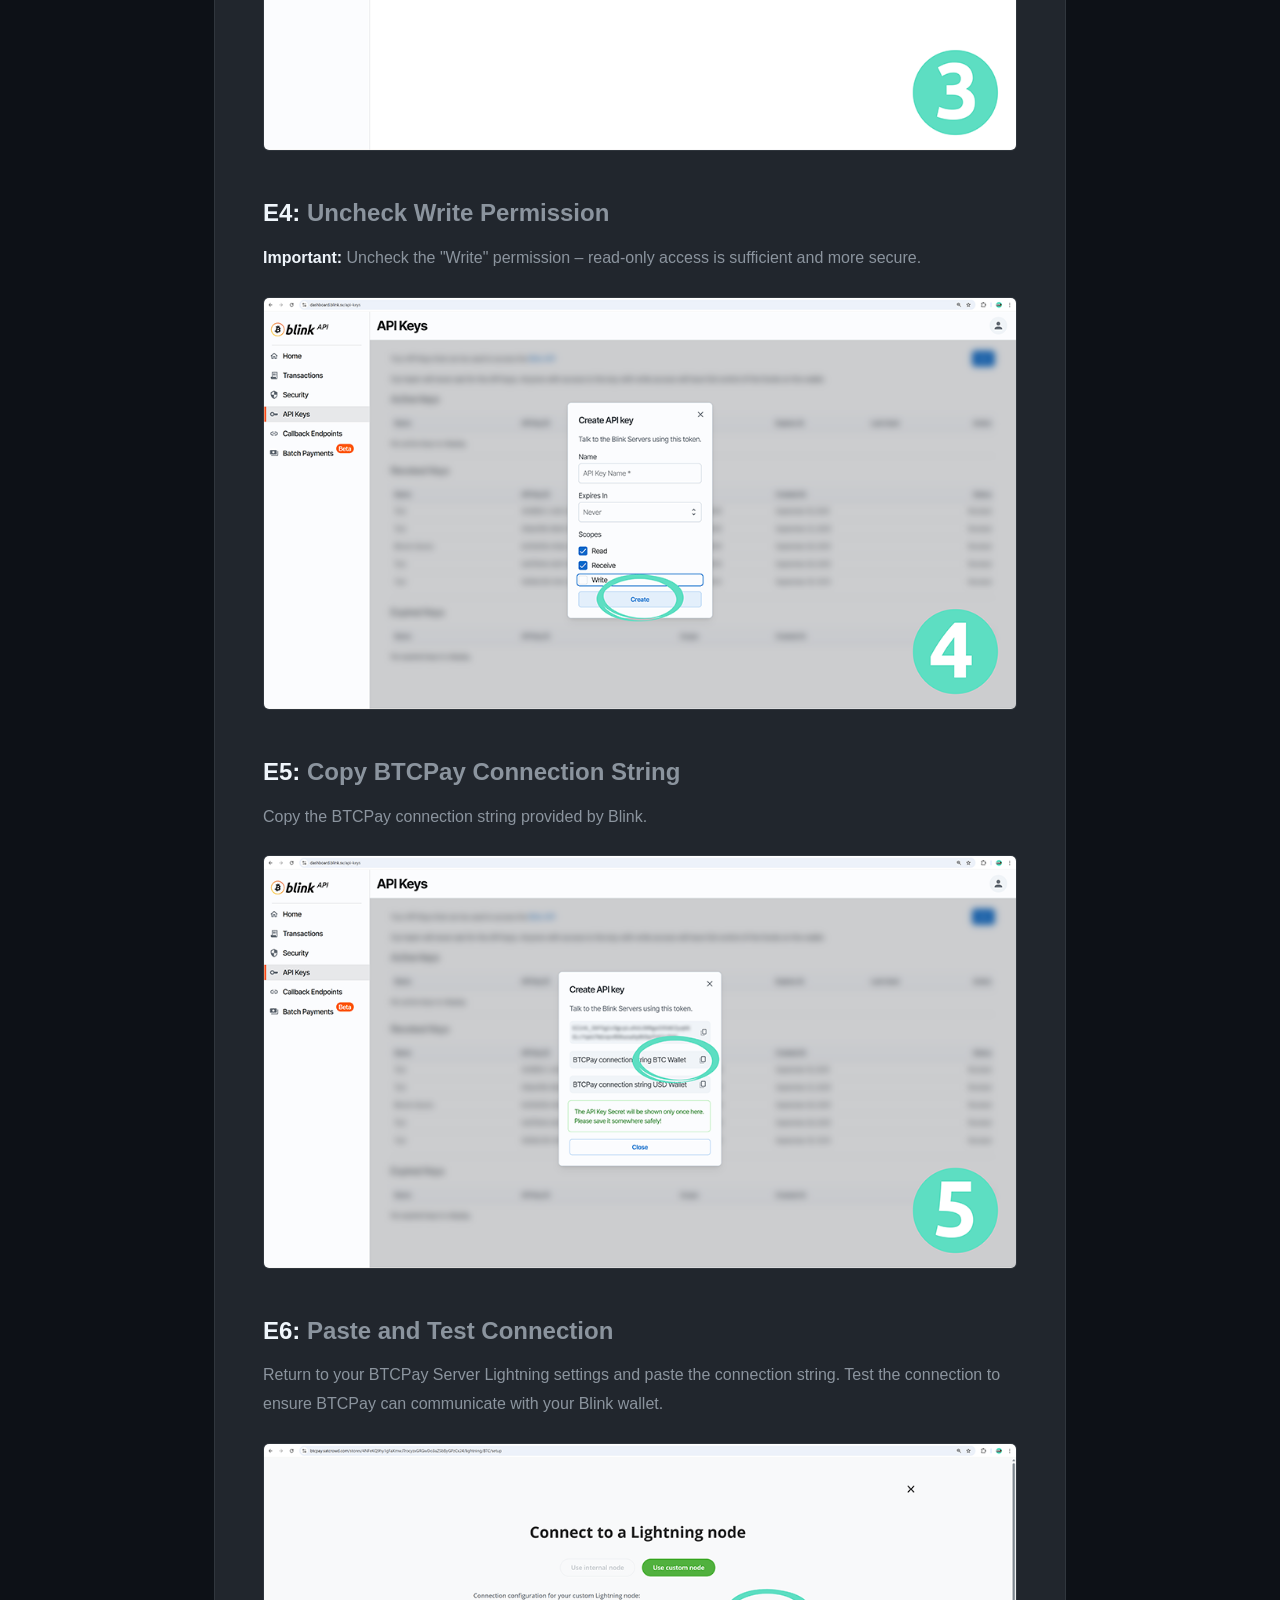
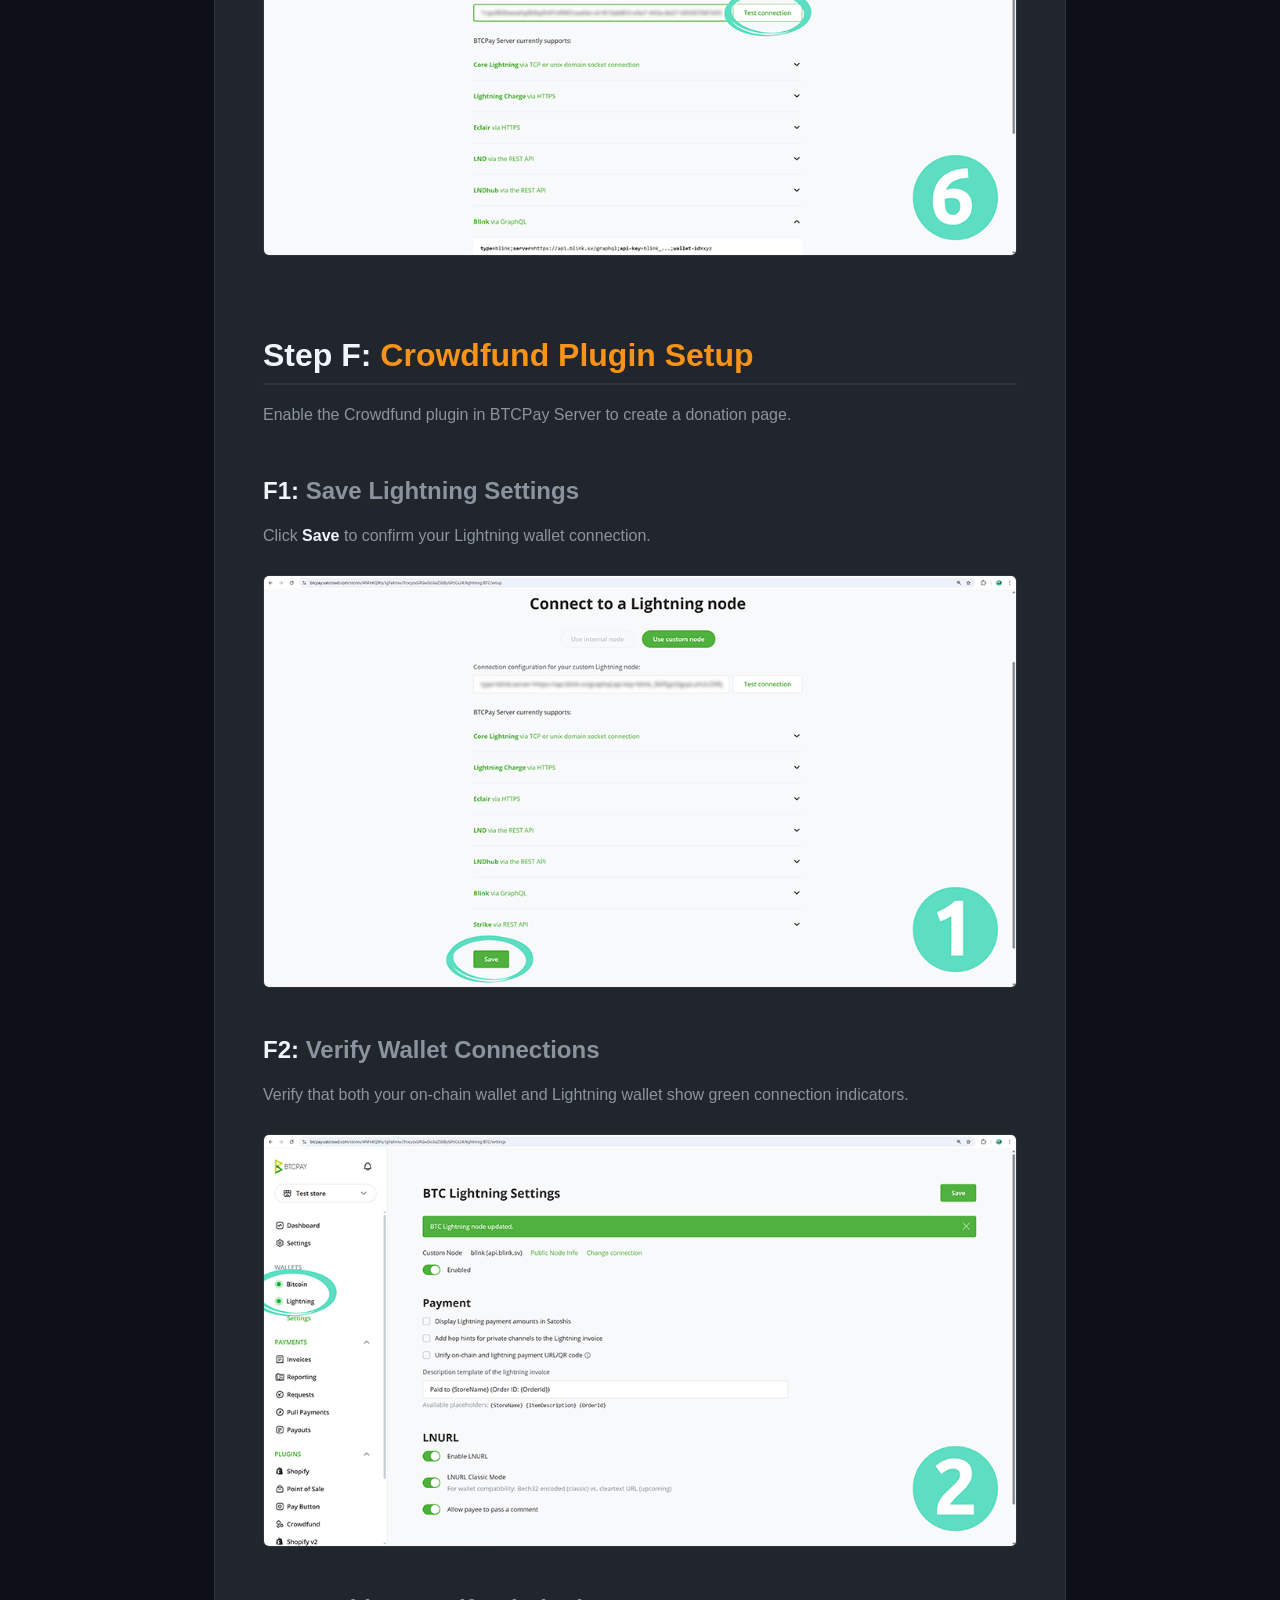
<file: bec-guide.html>
<!DOCTYPE html>
<html lang="en">
<head>
    <meta charset="UTF-8">
    <meta name="viewport" content="width=device-width, initial-scale=1.0">
    <title>BEC Registration Guide - Bitcoin Ubuntu</title>
    <meta name="description" content="Step-by-step guide to registering your circular economy project on bitcoinconfederation.org">

    <!-- Favicon -->
    <link rel="icon" type="image/png" href="assets/images/logo.png">

    <!-- Open Graph -->
    <meta property="og:type" content="website">
    <meta property="og:url" content="https://bitcoinubuntu.org/bec-guide.html">
    <meta property="og:title" content="BEC Registration Guide - Bitcoin Ubuntu">
    <meta property="og:description" content="Step-by-step guide to registering your circular economy project on bitcoinconfederation.org">
    <meta property="og:image" content="assets/images/logo.png">

    <!-- Styles -->
    <link rel="stylesheet" href="assets/css/styles.css">

    <style>
        .guide-container {
            max-width: 900px;
            margin: 0 auto;
            padding: calc(var(--spacing-2xl) + 80px) var(--spacing-lg) var(--spacing-2xl);
        }

        .guide-header {
            text-align: center;
            margin-bottom: var(--spacing-2xl);
        }

        .guide-header h1 {
            color: var(--accent-orange);
            margin-bottom: var(--spacing-md);
        }

        .guide-content {
            background: var(--bg-card);
            padding: var(--spacing-xl);
            border-radius: var(--radius-md);
            border: 1px solid var(--border);
        }

        .guide-content h2 {
            color: var(--accent-orange);
            margin-top: var(--spacing-2xl);
            margin-bottom: var(--spacing-md);
            padding-bottom: var(--spacing-sm);
            border-bottom: 2px solid var(--border);
        }

        .guide-content h2:first-child {
            margin-top: 0;
        }

        .guide-content h3 {
            color: var(--text-secondary);
            margin-top: var(--spacing-xl);
            margin-bottom: var(--spacing-md);
        }

        .guide-content p {
            color: var(--text-secondary);
            line-height: 1.8;
        }

        .guide-content strong {
            color: var(--text-primary);
            font-weight: 600;
        }

        .guide-content ul, .guide-content ol {
            margin-bottom: var(--spacing-md);
            padding-left: var(--spacing-xl);
            color: var(--text-secondary);
        }

        .guide-content li {
            margin-bottom: var(--spacing-sm);
            line-height: 1.8;
        }

        .step-image {
            max-width: 100%;
            height: auto;
            border-radius: var(--radius-sm);
            border: 1px solid var(--border);
            margin: var(--spacing-lg) 0;
            display: block;
        }

        .warning-box {
            background: rgba(248, 81, 73, 0.1);
            border-left: 4px solid var(--accent-red);
            padding: var(--spacing-lg);
            margin: var(--spacing-lg) 0;
            border-radius: var(--radius-sm);
        }

        .warning-box p {
            margin-bottom: 0;
            color: var(--text-primary);
        }

        .info-box {
            background: rgba(88, 166, 255, 0.1);
            border-left: 4px solid var(--accent-blue);
            padding: var(--spacing-lg);
            margin: var(--spacing-lg) 0;
            border-radius: var(--radius-sm);
        }

        .info-box p {
            margin-bottom: 0;
        }

        .success-box {
            background: rgba(63, 185, 80, 0.1);
            border-left: 4px solid var(--accent-green);
            padding: var(--spacing-lg);
            margin: var(--spacing-lg) 0;
            border-radius: var(--radius-sm);
        }

        .success-box p {
            margin-bottom: 0;
        }

        .tools-list {
            background: var(--bg-secondary);
            padding: var(--spacing-lg);
            border-radius: var(--radius-sm);
            margin: var(--spacing-lg) 0;
        }

        .tools-list h4 {
            color: var(--accent-purple);
            margin-bottom: var(--spacing-md);
        }

        .tools-list ul {
            padding-left: var(--spacing-lg);
        }

        .back-link {
            display: inline-block;
            margin-top: var(--spacing-xl);
            padding: var(--spacing-md) var(--spacing-lg);
            background: var(--bg-secondary);
            border: 1px solid var(--border);
            border-radius: var(--radius-sm);
            color: var(--text-primary);
            text-decoration: none;
            transition: var(--transition-normal);
        }

        .back-link:hover {
            background: var(--bg-card);
            border-color: var(--accent-orange);
        }

        @media (max-width: 768px) {
            .guide-container {
                padding: calc(var(--spacing-xl) + 80px) var(--spacing-md) var(--spacing-xl);
            }

            .guide-content {
                padding: var(--spacing-lg);
            }
        }
    </style>
</head>
<body>
    <!-- Navigation -->
    <nav class="nav">
        <div class="nav-container">
            <a href="index.html" class="nav-logo">
                <img src="assets/images/logo.png" alt="Bitcoin Ubuntu">
            </a>
            <button class="nav-toggle" type="button" aria-label="Menu" aria-expanded="false" aria-controls="nav-links">
                <span></span>
                <span></span>
                <span></span>
            </button>
            <ul class="nav-links" id="nav-links">
                <li><a href="index.html#learn">Learn</a></li>
                <li><a href="https://campus.bitcoinubuntu.org/">Campus</a></li>
                <li><a href="index.html#merchants">Merchants</a></li>
                <li><a href="index.html#powbot">PoWBoT</a></li>
                <li><a href="index.html#community">Community</a></li>
                <!-- <li><a href="index.html#support">Support</a></li> -->
                <li><a href="index.html#about">About</a></li>
            </ul>
        </div>
    </nav>

    <div class="guide-container">
        <div class="guide-header">
            <h1>Bitcoin Economy Confederation Registration Guide</h1>
            <p style="color: var(--text-secondary); font-size: 1.125rem;">Complete step-by-step walkthrough for setting up your circular economy project profile on bitcoinconfederation.org</p>
        </div>

        <div class="guide-content">
            <div class="info-box">
                <p><strong>Important:</strong> Follow each step carefully and in order. The sequence of instructions and images is designed to guide you through the complete setup process.</p>
            </div>

            <!-- Video Tutorial -->
            <div style="margin: var(--spacing-xl) 0;">
                <h3 style="text-align: center; color: var(--accent-purple); margin-bottom: var(--spacing-md);">Video Walkthrough</h3>
                <p style="text-align: center; color: var(--text-secondary); margin-bottom: var(--spacing-lg);">This video walks through the registration process step-by-step, written instructions follow below.</p>
                <div style="position: relative; padding-bottom: 56.25%; height: 0; overflow: hidden; border-radius: var(--radius-md); border: 1px solid var(--border);">
                    <iframe
                        style="position: absolute; top: 0; left: 0; width: 100%; height: 100%;"
                        src="https://www.youtube.com/embed/Gwdw9ClqUuA"
                        title="BEC Registration Guide Video Tutorial"
                        frameborder="0"
                        allow="accelerometer; autoplay; clipboard-write; encrypted-media; gyroscope; picture-in-picture; web-share"
                        allowfullscreen>
                    </iframe>
                </div>
            </div>

            <h2>Overview</h2>
            <p>This guide will help you set up a complete profile on <a href="https://bitcoinconfederation.org" target="_blank" style="color: var(--accent-blue);">bitcoinconfederation.org</a> for your circular economy project, including the ability to accept Bitcoin donations via Lightning Network and on-chain.</p>

            <div class="tools-list">
                <h4>Required Tools</h4>
                <ul>
                    <li>Active account at <a href="https://bitcoinconfederation.org" target="_blank" style="color: var(--accent-blue);">bitcoinconfederation.org</a> (check spam folder for confirmation email)</li>
                    <li>Self-custodial wallet for on-chain Bitcoin donations</li>
                    <li><a href="https://www.blink.sv/" target="_blank" style="color: var(--accent-blue);">Blink wallet</a> for Lightning Network donations</li>
                    <li>BTCPay Server instance – create a free account at <a href="https://btcpay.satcrowd.com" target="_blank" style="color: var(--accent-blue);">btcpay.satcrowd.com</a></li>
                </ul>
            </div>

            <div class="tools-list">
                <h4>Optional Recommended Tools</h4>
                <ul>
                    <li>Listing on <a href="https://btcmap.org/communities/add" target="_blank" style="color: var(--accent-blue);">btcmap.org</a></li>
                    <li>Crowdfunding page on <a href="https://geyser.fund/" target="_blank" style="color: var(--accent-blue);">geyser.fund</a></li>
                </ul>
            </div>

            <h2><span style="color: var(--text-primary);">Step A:</span> Initial Setup</h2>
            <p>Log into your Bitcoin Confederation profile and begin creating your circular economy listing.</p>

            <h3><span style="color: var(--text-primary);">A1:</span> Add a Listing</h3>
            <p>From your dashboard, click the <strong>"Add a listing"</strong> button.</p>
            <img src="assets/images/bec-guide/Step-A1-small.png" alt="Step A1: Click Add a listing" class="step-image">

            <h3><span style="color: var(--text-primary);">A2:</span> Select Circular Economy</h3>
            <p>Choose <strong>"Circular Economy"</strong> as your listing type.</p>
            <img src="assets/images/bec-guide/Step-A2-small.png" alt="Step A2: Select Circular Economy" class="step-image">

            <h3><span style="color: var(--text-primary);">A3:</span> Complete Listing Details</h3>
            <p>Fill in your project details including name, description, location, and other relevant information.</p>
            <img src="assets/images/bec-guide/Step-A3-small.png" alt="Step A3: Fill in listing details" class="step-image">

            <h2><span style="color: var(--text-primary);">Step B:</span> BtcMap URL Configuration</h2>
            <p>Connect your listing to the merchant locations on BtcMap to show where Bitcoin is being used in your area.</p>

            <h3><span style="color: var(--text-primary);">B1:</span> Visit BtcMap</h3>
            <p>Go to <a href="https://btcmap.org" target="_blank" style="color: var(--accent-blue);">btcmap.org</a> and open the map interface.</p>
            <img src="assets/images/bec-guide/Step-B1-small.png" alt="Step B1: Open BtcMap" class="step-image">

            <h3><span style="color: var(--text-primary);">B2:</span> Locate Your Project Area</h3>
            <p>Navigate to your project's geographic area and center the map view so all relevant merchant pins are visible. Copy the URL from your browser's address bar.</p>
            <img src="assets/images/bec-guide/Step-B2-small.png" alt="Step B2: Center map and copy URL" class="step-image">

            <h3><span style="color: var(--text-primary);">B3:</span> Paste BtcMap URL</h3>
            <p>Return to your confederation listing and paste the BtcMap URL into the appropriate field.</p>
            <img src="assets/images/bec-guide/Step-B3-small.png" alt="Step B3: Paste BtcMap URL" class="step-image">

            <h2><span style="color: var(--text-primary);">Step C:</span> BTCPay Server Account Creation</h2>
            <p>Set up your BTCPay Server instance to manage Bitcoin donations. BTCPay is a self-hosted, open-source payment processor.</p>

            <h3><span style="color: var(--text-primary);">C1:</span> Sign Into BTCPay</h3>
            <p>Go to <a href="https://btcpay.satcrowd.com" target="_blank" style="color: var(--accent-blue);">btcpay.satcrowd.com</a> and sign into your account (or create one if you haven't already).</p>
            <img src="assets/images/bec-guide/Step-C1-small.png" alt="Step C1: Sign into BTCPay Server" class="step-image">

            <h3><span style="color: var(--text-primary);">C2:</span> Create a Store</h3>
            <p>Create a new store with an appropriate name for your project. <strong>Important:</strong> Keep the default currency settings.</p>
            <img src="assets/images/bec-guide/Step-C2-small.png" alt="Step C2: Create new store" class="step-image">

            <h3><span style="color: var(--text-primary);">C3:</span> Set Up Wallet</h3>
            <p>Click <strong>"Set up a wallet"</strong> to begin connecting your Bitcoin wallet.</p>
            <img src="assets/images/bec-guide/Step-C3-small.png" alt="Step C3: Click Set up a wallet" class="step-image">

            <h2><span style="color: var(--text-primary);">Step D:</span> Wallet Connection Process</h2>
            <p>Connect your self-custodial on-chain wallet to BTCPay Server using your extended public key (xpub/zpub).</p>

            <div class="warning-box">
                <p><strong>Critical:</strong> Only share your extended PUBLIC key (xpub/zpub), NEVER your private keys or seed phrase!</p>
            </div>

            <h3><span style="color: var(--text-primary);">D1:</span> Select "Connect an existing wallet"</h3>
            <img src="assets/images/bec-guide/Step-D1-small.png" alt="Step D1: Connect existing wallet" class="step-image">

            <h3><span style="color: var(--text-primary);">D2:</span> Enter Extended Public Key</h3>
            <p>Choose <strong>"Enter extended public key"</strong> option.</p>
            <img src="assets/images/bec-guide/Step-D2-small.png" alt="Step D2: Enter extended public key option" class="step-image">

            <h3><span style="color: var(--text-primary);">D3:</span> Paste Your xpub/zpub</h3>
            <p>Paste your extended public key from your self-custodial wallet.</p>
            <img src="assets/images/bec-guide/Step-D3-small.png" alt="Step D3: Paste extended public key" class="step-image">

            <h3><span style="color: var(--text-primary);">D4:</span> Verify Address Generation</h3>
            <p>Verify that the addresses generated by BTCPay match those in your wallet.</p>
            <img src="assets/images/bec-guide/Step-D4-small.png" alt="Step D4: Verify addresses match" class="step-image">

            <h3><span style="color: var(--text-primary);">D5:</span> Continue to Lightning Settings</h3>
            <img src="assets/images/bec-guide/Step-D5-small.png" alt="Step D5: Continue to Lightning" class="step-image">

            <h3><span style="color: var(--text-primary);">D6:</span> Access Lightning Wallet Settings</h3>
            <p>From the BTCPay menu, navigate to the Lightning wallet settings.</p>
            <img src="assets/images/bec-guide/Step-D6-small.png" alt="Step D6: Lightning settings menu" class="step-image">

            <h2><span style="color: var(--text-primary);">Step E:</span> Blink Integration</h2>
            <p>Connect your Blink wallet to BTCPay Server to accept Lightning Network donations.</p>

            <h3><span style="color: var(--text-primary);">E1:</span> Sign Into Blink Dashboard</h3>
            <p>Visit the <a href="https://dashboard.blink.sv/" target="_blank" style="color: var(--accent-blue);">Blink dashboard</a> and sign into your account.</p>
            <img src="assets/images/bec-guide/Step-E1-small.png" alt="Step E1: Blink dashboard login" class="step-image">

            <h3><span style="color: var(--text-primary);">E2:</span> Access API Keys</h3>
            <p>Navigate to <strong>API Keys</strong> in the Blink dashboard.</p>
            <img src="assets/images/bec-guide/Step-E2-small.png" alt="Step E2: Navigate to API Keys" class="step-image">

            <h3><span style="color: var(--text-primary);">E3:</span> Create New API Key</h3>
            <p>Create a new API key.</p>
            <img src="assets/images/bec-guide/Step-E3-small.png" alt="Step E3: Create new API key" class="step-image">

            <h3><span style="color: var(--text-primary);">E4:</span> Uncheck Write Permission</h3>
            <p><strong>Important:</strong> Uncheck the "Write" permission – read-only access is sufficient and more secure.</p>
            <img src="assets/images/bec-guide/Step-E4-small.png" alt="Step E4: Uncheck write permission" class="step-image">

            <h3><span style="color: var(--text-primary);">E5:</span> Copy BTCPay Connection String</h3>
            <p>Copy the BTCPay connection string provided by Blink.</p>
            <img src="assets/images/bec-guide/Step-E5-small.png" alt="Step E5: Copy connection string" class="step-image">

            <h3><span style="color: var(--text-primary);">E6:</span> Paste and Test Connection</h3>
            <p>Return to your BTCPay Server Lightning settings and paste the connection string. Test the connection to ensure BTCPay can communicate with your Blink wallet.</p>
            <img src="assets/images/bec-guide/Step-E6-small.png" alt="Step E6: Paste and test connection" class="step-image">

            <h2><span style="color: var(--text-primary);">Step F:</span> Crowdfund Plugin Setup</h2>
            <p>Enable the Crowdfund plugin in BTCPay Server to create a donation page.</p>

            <h3><span style="color: var(--text-primary);">F1:</span> Save Lightning Settings</h3>
            <p>Click <strong>Save</strong> to confirm your Lightning wallet connection.</p>
            <img src="assets/images/bec-guide/Step-F1-small.png" alt="Step F1: Save Lightning settings" class="step-image">

            <h3><span style="color: var(--text-primary);">F2:</span> Verify Wallet Connections</h3>
            <p>Verify that both your on-chain wallet and Lightning wallet show green connection indicators.</p>
            <img src="assets/images/bec-guide/Step-F2-small.png" alt="Step F2: Both wallets connected" class="step-image">

            <h3><span style="color: var(--text-primary);">F3:</span> Enable Crowdfund Plugin</h3>
            <p>Under <strong>Plugins</strong>, select <strong>Crowdfund</strong>, give it an appropriate name, and create it.</p>
            <img src="assets/images/bec-guide/Step-F3-small.png" alt="Step F3: Create Crowdfund plugin" class="step-image">

            <h2><span style="color: var(--text-primary);">Step G:</span> Crowdfund Campaign Configuration</h2>
            <p>Set up your crowdfund campaign to accept custom donation amounts.</p>

            <h3><span style="color: var(--text-primary);">G1:</span> Fill Campaign Details</h3>
            <p>Complete the campaign information including title and description.</p>
            <img src="assets/images/bec-guide/Step-G1-small.png" alt="Step G1: Fill campaign details" class="step-image">

            <h3><span style="color: var(--text-primary);">G2:</span> Add a New Perk</h3>
            <p>Under <strong>Perks</strong>, add a new item.</p>
            <img src="assets/images/bec-guide/Step-G2-small.png" alt="Step G2: Add perk item" class="step-image">

            <h3><span style="color: var(--text-primary);">G3:</span> Create Custom Amount Item</h3>
            <p><strong>Critical:</strong> Create a custom item with the ID <strong>"custom amount"</strong> (exactly as written) with a minimum of <strong>0.00000001 BTC</strong>.</p>
            <img src="assets/images/bec-guide/Step-G3-small.png" alt="Step G3: Custom amount with minimum" class="step-image">

            <h3><span style="color: var(--text-primary);">G4:</span> Save Campaign Settings</h3>
            <p>Save your campaign settings.</p>
            <img src="assets/images/bec-guide/Step-G4-small.png" alt="Step G4: Save settings" class="step-image">

            <h3><span style="color: var(--text-primary);">G5:</span> View Crowdfund Page</h3>
            <p>Click <strong>View</strong> to see your crowdfund page.</p>
            <img src="assets/images/bec-guide/Step-G5-small.png" alt="Step G5: View page" class="step-image">

            <h3><span style="color: var(--text-primary);">G6:</span> Copy Campaign URL</h3>
            <p>Copy the full URL of your crowdfund campaign page.</p>
            <img src="assets/images/bec-guide/Step-G6-small.png" alt="Step G6: Copy crowdfund URL" class="step-image">

            <h2><span style="color: var(--text-primary);">Step H:</span> Donate Tab and QR Code Setup</h2>
            <p>Configure the donation settings in your confederation listing.</p>

            <h3><span style="color: var(--text-primary);">H1:</span> Paste Crowdfund URL</h3>
            <p>Return to your confederation listing and paste the Crowdfund URL into the designated field.</p>
            <img src="assets/images/bec-guide/Step-H1-small.png" alt="Step H1: Paste Crowdfund URL" class="step-image">

            <h3><span style="color: var(--text-primary);">H2:</span> Open BTCPay Settings</h3>
            <p>Go back to BTCPay Server and click on <strong>Settings</strong>.</p>
            <img src="assets/images/bec-guide/Step-H2-small.png" alt="Step H2: Open Settings" class="step-image">

            <h3><span style="color: var(--text-primary);">H3:</span> Copy Your Store ID</h3>
            <p>Copy your Store ID from the BTCPay settings.</p>
            <img src="assets/images/bec-guide/Step-H3-small.png" alt="Step H3: Copy Store ID" class="step-image">

            <h3><span style="color: var(--text-primary);">H4:</span> Paste Store ID</h3>
            <p>Paste the Store ID into your confederation listing.</p>
            <img src="assets/images/bec-guide/Step-H4-small.png" alt="Step H4: Paste Store ID" class="step-image">

            <h3><span style="color: var(--text-primary);">H5:</span> Enter BTC Donation Addresses</h3>
            <p>Enter your BTC donation receive addresses from your self-custodial wallet.</p>
            <img src="assets/images/bec-guide/Step-H5-small.png" alt="Step H5: Enter BTC addresses" class="step-image">

            <h3><span style="color: var(--text-primary);">H6:</span> Add Temporary X URL Placeholder</h3>
            <p>Add your X (Twitter) profile URL as a temporary placeholder for the verification tweet (you'll update this later).</p>
            <img src="assets/images/bec-guide/Step-H6-small.png" alt="Step H6: Temporary X URL placeholder" class="step-image">

            <h2><span style="color: var(--text-primary);">Step I:</span> BTCPay Checkout Appearance Settings</h2>
            <p>Configure the checkout experience to prioritize Lightning payments for small amounts.</p>

            <h3><span style="color: var(--text-primary);">I1:</span> Navigate to Checkout Appearance</h3>
            <p>In BTCPay Settings, go to <strong>Checkout Appearance</strong>.</p>
            <img src="assets/images/bec-guide/Step-K1-small.png" alt="Step I1: Checkout Appearance settings" class="step-image">

            <h3><span style="color: var(--text-primary);">I2:</span> Set Default Payment Method</h3>
            <p>Set the default payment method to <strong>BTC-LN</strong> (Lightning Network).</p>
            <img src="assets/images/bec-guide/Step-K2-small.png" alt="Step I2: Default to Lightning" class="step-image">

            <h3><span style="color: var(--text-primary);">I3:</span> Configure On-Chain Threshold</h3>
            <p>For BTC-CHAIN, set it to <strong>"Greater than"</strong> with a value of <strong>0.00021 BTC</strong>. This means on-chain payments will only be offered for amounts above this threshold, with Lightning used for smaller amounts.</p>
            <img src="assets/images/bec-guide/Step-K3-small.png" alt="Step I3: On-chain threshold setting" class="step-image">

            <div class="info-box">
                <p><strong>Why this matters:</strong> Lightning is ideal for small, instant payments with minimal fees. On-chain is better for larger amounts where security and finality are paramount.</p>
            </div>

            <h2><span style="color: var(--text-primary);">Step J:</span> Preview and Submission</h2>
            <p>Review your listing and submit it for approval.</p>

            <h3><span style="color: var(--text-primary);">J1:</span> Preview Your Listing</h3>
            <p>Click <strong>Preview</strong> to see how your listing will appear to visitors.</p>
            <img src="assets/images/bec-guide/Step-I1-small.png" alt="Step J1: Preview listing" class="step-image">

            <h3><span style="color: var(--text-primary);">J2:</span> Review All Details</h3>
            <p>Carefully review all information, donation addresses, and links to ensure everything is correct.</p>
            <img src="assets/images/bec-guide/Step-I2-small.png" alt="Step J2: Review details" class="step-image">

            <h3><span style="color: var(--text-primary);">J3:</span> Submit for Approval</h3>
            <p>When everything looks correct, submit your listing for approval.</p>
            <img src="assets/images/bec-guide/Step-I3-small.png" alt="Step J3: Submit listing" class="step-image">

            <h2><span style="color: var(--text-primary);">Step K:</span> Final Verification (After Approval)</h2>
            <p>Once your listing is approved, you must create a public verification post on X (Twitter) to prove you control the donation addresses.</p>

            <h3><span style="color: var(--text-primary);">K1:</span> Wait for Approval</h3>
            <p>After submission, wait for the Bitcoin Confederation team to review and approve your listing. You will receive a notification when approved.</p>
            <img src="assets/images/bec-guide/Step-J1-small.png" alt="Step K1: Awaiting approval" class="step-image">

            <h3><span style="color: var(--text-primary);">K2:</span> Go to X (Twitter)</h3>
            <p>Once approved, open X (Twitter) and create a new post.</p>
            <img src="assets/images/bec-guide/Step-J2-small.png" alt="Step K2: Create X post" class="step-image">

            <h3><span style="color: var(--text-primary);">K3:</span> Write Your Verification Post</h3>
            <p>In your post, you must include these three items exactly:</p>
            <ol>
                <li><strong>Your confederation profile link</strong> – Example: https://bitcoinconfederation.org/listing/your-project-name</li>
                <li><strong>Your on-chain Bitcoin address</strong> – The address that starts with bc1 or 3 (from your self-custodial wallet)</li>
                <li><strong>Your Lightning address</strong> – Example: yourproject@blink.sv or your Lightning invoice address</li>
            </ol>
            <p><strong>Example post:</strong></p>
            <p style="background: var(--bg-secondary); padding: var(--spacing-md); border-radius: var(--radius-sm); font-family: var(--font-mono); font-size: 14px; word-break: break-word; overflow-wrap: break-word;">
                Our project is now on Bitcoin Confederation!<br><br>
                Profile: https://bitcoinconfederation.org/listing/your-project<br>
                On-chain: bc1qxy2kgdygjrsqtzq2n0yrf2493p83kkfjhx0wlh<br>
                Lightning: yourproject@blink.sv
            </p>
            <img src="assets/images/bec-guide/Step-J3-small.png" alt="Step K3: Write verification post with addresses" class="step-image">

            <h3><span style="color: var(--text-primary);">K4:</span> Post and Copy the Link</h3>
            <p>Click <strong>Post</strong> to publish. After posting, click on the post to open it. Copy the full URL from your browser address bar. The URL should look like: https://x.com/YourUsername/status/1234567890</p>
            <img src="assets/images/bec-guide/Step-J4-small.png" alt="Step K4: Copy tweet URL" class="step-image">

            <h3><span style="color: var(--text-primary);">K5:</span> Return to Your Listing</h3>
            <p>Go back to bitcoinconfederation.org, log in, and click <strong>Edit</strong> on your listing.</p>
            <img src="assets/images/bec-guide/Step-J5-small.png" alt="Step K5: Edit listing" class="step-image">

            <h3><span style="color: var(--text-primary);">K6:</span> Add the Verification Link</h3>
            <p>Find the field where you previously entered your X profile URL (the temporary placeholder). Delete that placeholder and paste the full URL to your verification post. Click <strong>Save</strong> to finish.</p>
            <img src="assets/images/bec-guide/Step-J6-small.png" alt="Step K6: Update with tweet URL" class="step-image">

            <div class="success-box">
                <p><strong>Congratulations!</strong> Your circular economy project is now fully set up on the Bitcoin Confederation with the ability to accept Bitcoin donations via Lightning and on-chain.</p>
            </div>

            <h2>What's Next?</h2>
            <p>Now that your listing is complete:</p>
            <ul>
                <li>Share your confederation profile link on social media</li>
                <li>Add your BTCPay donation button to your website</li>
                <li>Keep your listing updated with your latest activities and impact</li>
            </ul>

            <div class="info-box" style="margin-top: var(--spacing-xl);">
                <p><strong>Need help?</strong> Join our <a href="https://wa.me/27713389109" target="_blank" style="color: var(--accent-blue);">WhatsApp</a> or <a href="https://t.me/bitcoinubuntu" target="_blank" style="color: var(--accent-blue);">Telegram</a> community or reach out if you get stuck at any step.</p>
            </div>
        </div>

        <a href="index.html#learn" class="back-link">← Back to Learn</a>
    </div>

    <!-- Footer -->
    <footer class="footer" style="margin-top: var(--spacing-2xl);">
        <div class="container">
            <div class="footer-content">
                <button class="footer-toggle" type="button" aria-label="Site links" aria-expanded="false" aria-controls="footer-links">
                    <span></span>
                    <span></span>
                    <span></span>
                </button>
                <ul class="footer-links" id="footer-links">
                    <li><a href="index.html#learn">Learn</a></li>
                    <li><a href="https://campus.bitcoinubuntu.org/">Campus</a></li>
                    <li><a href="index.html#merchants">Merchants</a></li>
                    <li><a href="index.html#powbot">PoWBoT</a></li>
                    <li><a href="index.html#community">Community</a></li>
                    <!-- <li><a href="index.html#support">Support</a></li> -->
                    <li><a href="index.html#about">About</a></li>
                </ul>
                <div class="footer-social">
                    <a href="https://x.com/BitcoinUbuntu" target="_blank" title="X (Twitter)">
                        <svg width="18" height="18" viewBox="0 0 24 24" fill="currentColor"><path d="M18.244 2.25h3.308l-7.227 8.26 8.502 11.24H16.17l-5.214-6.817L4.99 21.75H1.68l7.73-8.835L1.254 2.25H8.08l4.713 6.231zm-1.161 17.52h1.833L7.084 4.126H5.117z"/></svg>
                    </a>
                    <a href="https://github.com/BitcoinUbuntu" target="_blank" title="GitHub">
                        <svg width="18" height="18" viewBox="0 0 24 24" fill="currentColor"><path d="M12 0c-6.626 0-12 5.373-12 12 0 5.302 3.438 9.8 8.207 11.387.599.111.793-.261.793-.577v-2.234c-3.338.726-4.033-1.416-4.033-1.416-.546-1.387-1.333-1.756-1.333-1.756-1.089-.745.083-.729.083-.729 1.205.084 1.839 1.237 1.839 1.237 1.07 1.834 2.807 1.304 3.492.997.107-.775.418-1.305.762-1.604-2.665-.305-5.467-1.334-5.467-5.931 0-1.311.469-2.381 1.236-3.221-.124-.303-.535-1.524.117-3.176 0 0 1.008-.322 3.301 1.23.957-.266 1.983-.399 3.003-.404 1.02.005 2.047.138 3.006.404 2.291-1.552 3.297-1.23 3.297-1.23.653 1.653.242 2.874.118 3.176.77.84 1.235 1.911 1.235 3.221 0 4.609-2.807 5.624-5.479 5.921.43.372.823 1.102.823 2.222v3.293c0 .319.192.694.801.576 4.765-1.589 8.199-6.086 8.199-11.386 0-6.627-5.373-12-12-12z"/></svg>
                    </a>
                    <a href="https://www.youtube.com/@BitcoinUbuntu" target="_blank" title="YouTube">
                        <svg width="18" height="18" viewBox="0 0 24 24" fill="currentColor"><path d="M23.498 6.186a3.016 3.016 0 0 0-2.122-2.136C19.505 3.545 12 3.545 12 3.545s-7.505 0-9.377.505A3.017 3.017 0 0 0 .502 6.186C0 8.07 0 12 0 12s0 3.93.502 5.814a3.016 3.016 0 0 0 2.122 2.136c1.871.505 9.376.505 9.376.505s7.505 0 9.377-.505a3.015 3.015 0 0 0 2.122-2.136C24 15.93 24 12 24 12s0-3.93-.502-5.814zM9.545 15.568V8.432L15.818 12l-6.273 3.568z"/></svg>
                    </a>
                    <a href="https://wa.me/27713389109" target="_blank" title="WhatsApp">
                        <svg width="18" height="18" viewBox="0 0 24 24" fill="currentColor"><path d="M17.472 14.382c-.297-.149-1.758-.867-2.03-.967-.273-.099-.471-.148-.67.15-.197.297-.767.966-.94 1.164-.173.199-.347.223-.644.075-.297-.15-1.255-.463-2.39-1.475-.883-.788-1.48-1.761-1.653-2.059-.173-.297-.018-.458.13-.606.134-.133.298-.347.446-.52.149-.174.198-.298.298-.497.099-.198.05-.371-.025-.52-.075-.149-.669-1.612-.916-2.207-.242-.579-.487-.5-.669-.51-.173-.008-.371-.01-.57-.01-.198 0-.52.074-.792.372-.272.297-1.04 1.016-1.04 2.479 0 1.462 1.065 2.875 1.213 3.074.149.198 2.096 3.2 5.077 4.487.709.306 1.262.489 1.694.625.712.227 1.36.195 1.871.118.571-.085 1.758-.719 2.006-1.413.248-.694.248-1.289.173-1.413-.074-.124-.272-.198-.57-.347m-5.421 7.403h-.004a9.87 9.87 0 01-5.031-1.378l-.361-.214-3.741.982.998-3.648-.235-.374a9.86 9.86 0 01-1.51-5.26c.001-5.45 4.436-9.884 9.888-9.884 2.64 0 5.122 1.03 6.988 2.898a9.825 9.825 0 012.893 6.994c-.003 5.45-4.437 9.884-9.885 9.884m8.413-18.297A11.815 11.815 0 0012.05 0C5.495 0 .16 5.335.157 11.892c0 2.096.547 4.142 1.588 5.945L.057 24l6.305-1.654a11.882 11.882 0 005.683 1.448h.005c6.554 0 11.89-5.335 11.893-11.893a11.821 11.821 0 00-3.48-8.413z"/></svg>
                    </a>
                </div>
            </div>
            <p class="footer-copy">
                &copy; 2026 Bitcoin Ubuntu | Built by JigLab
            </p>
        </div>
    </footer>

    <!-- JavaScript -->
    <script src="assets/js/main.js"></script>
</body>
</html>
</file>
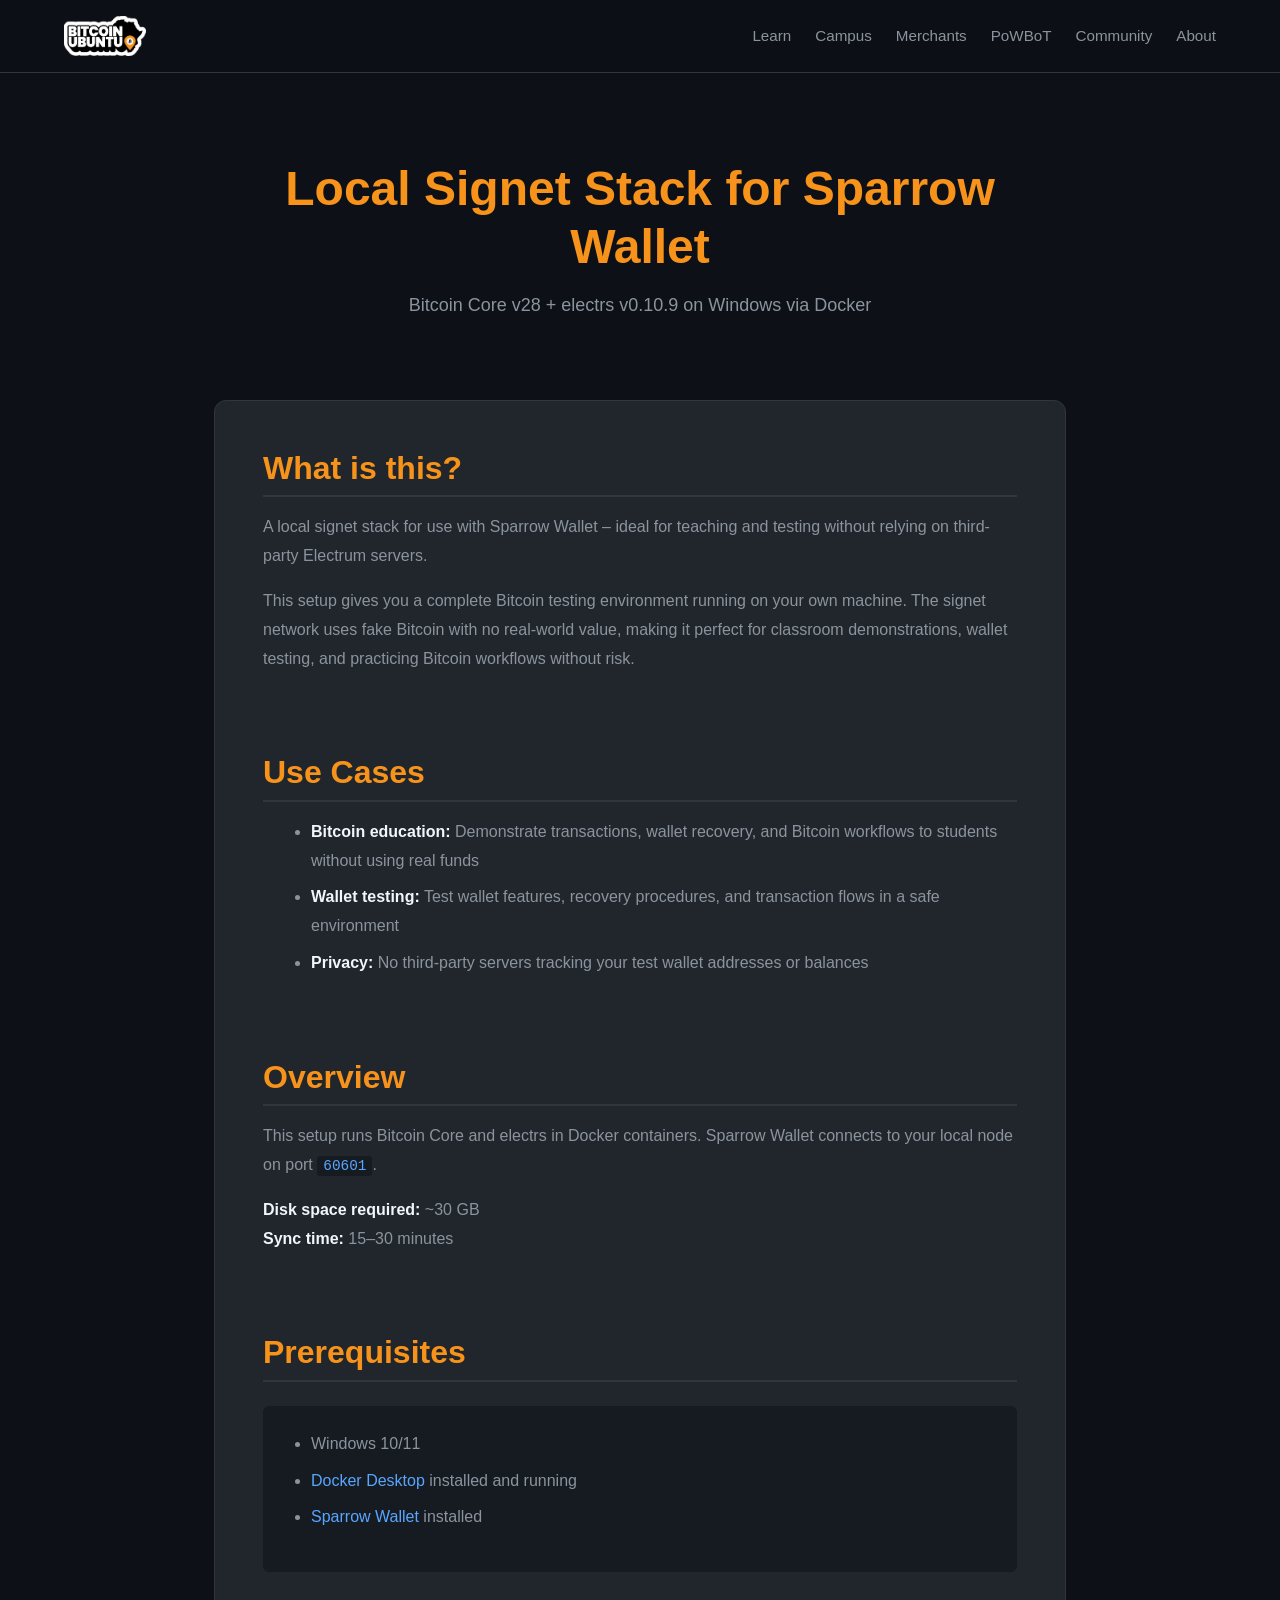
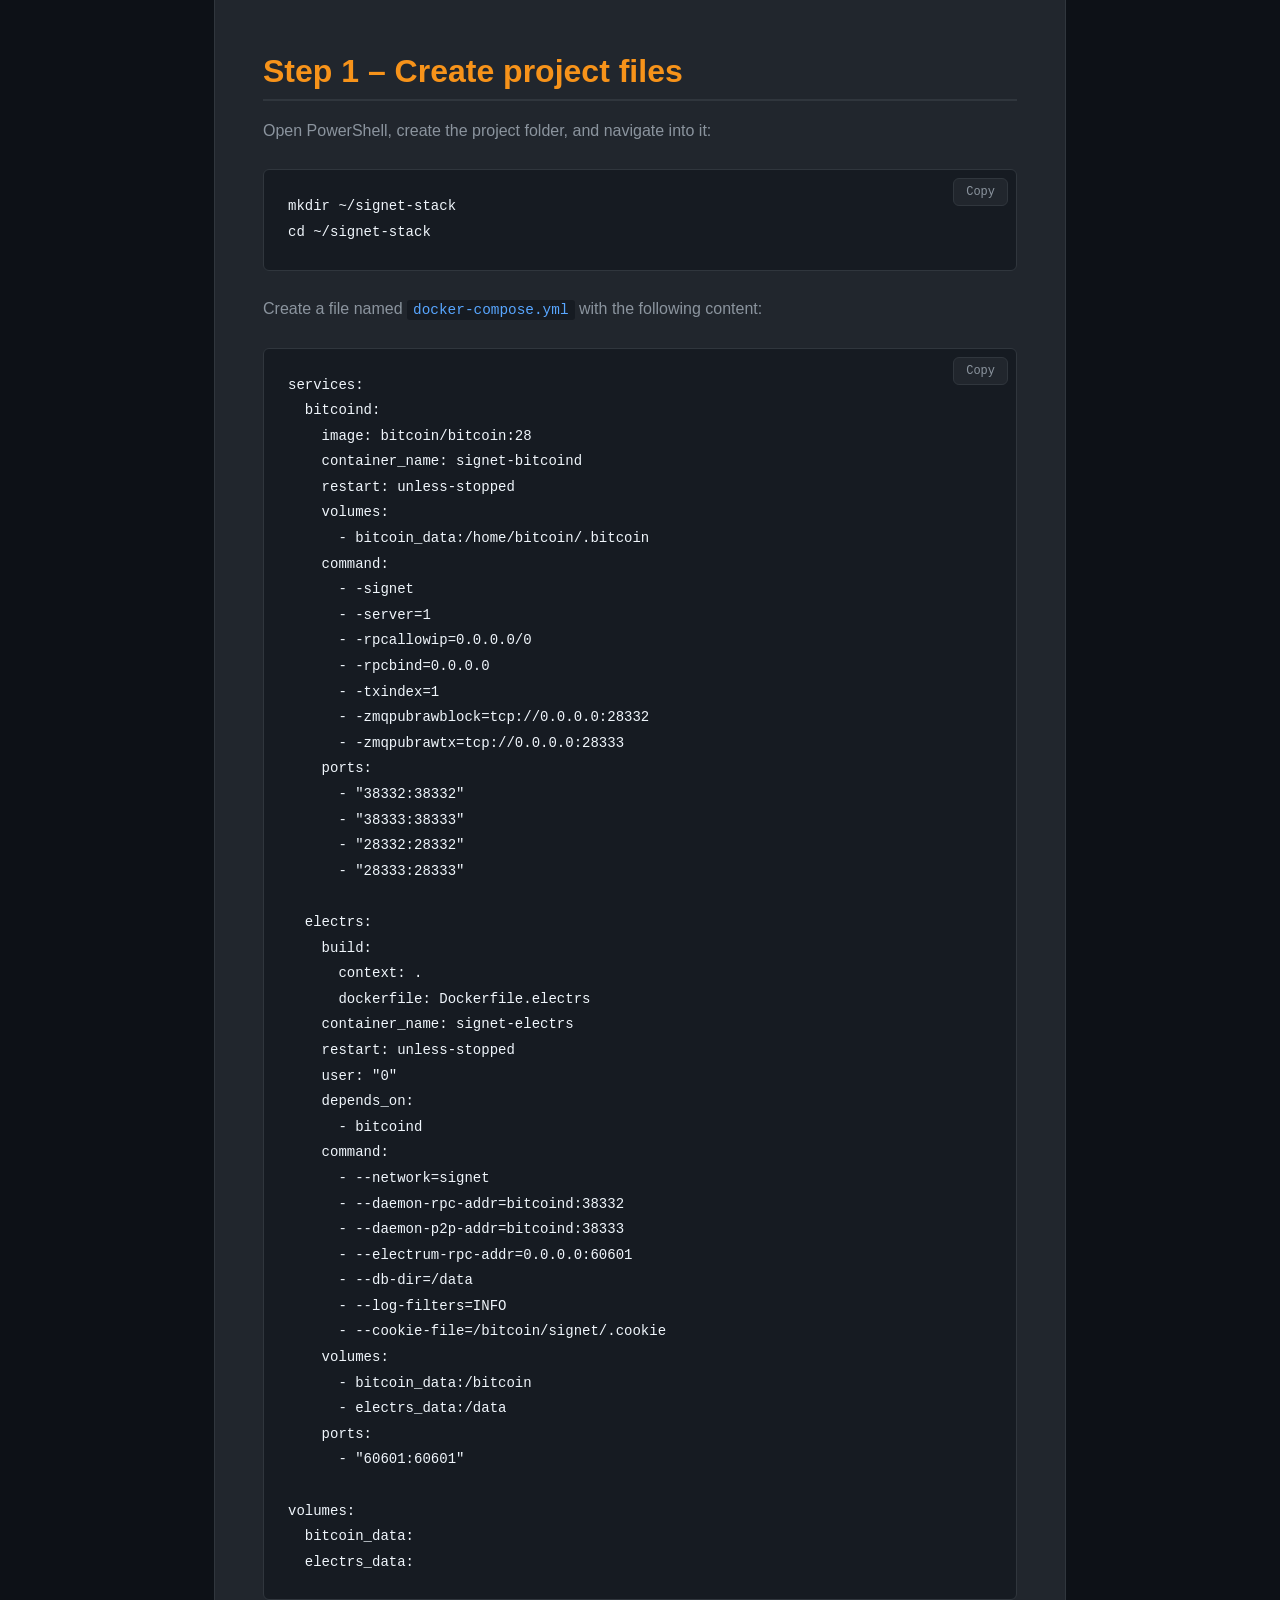
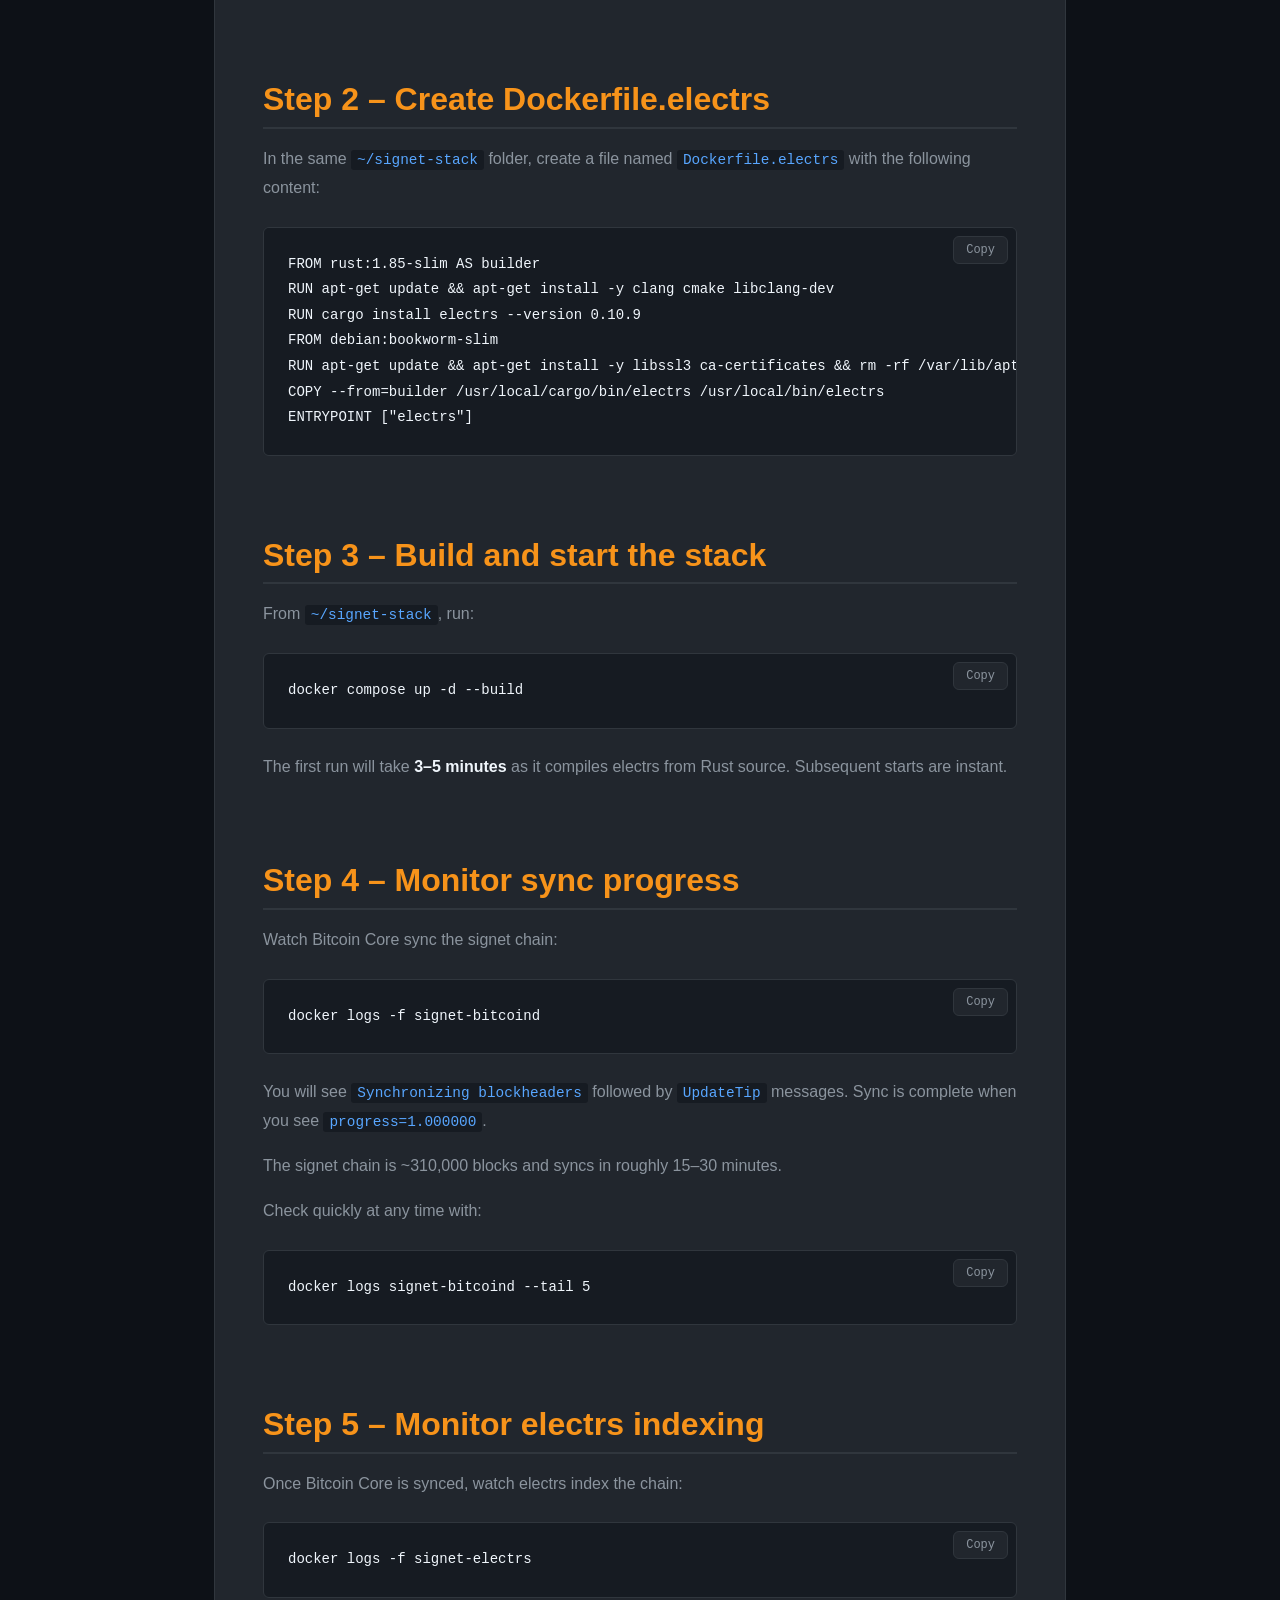
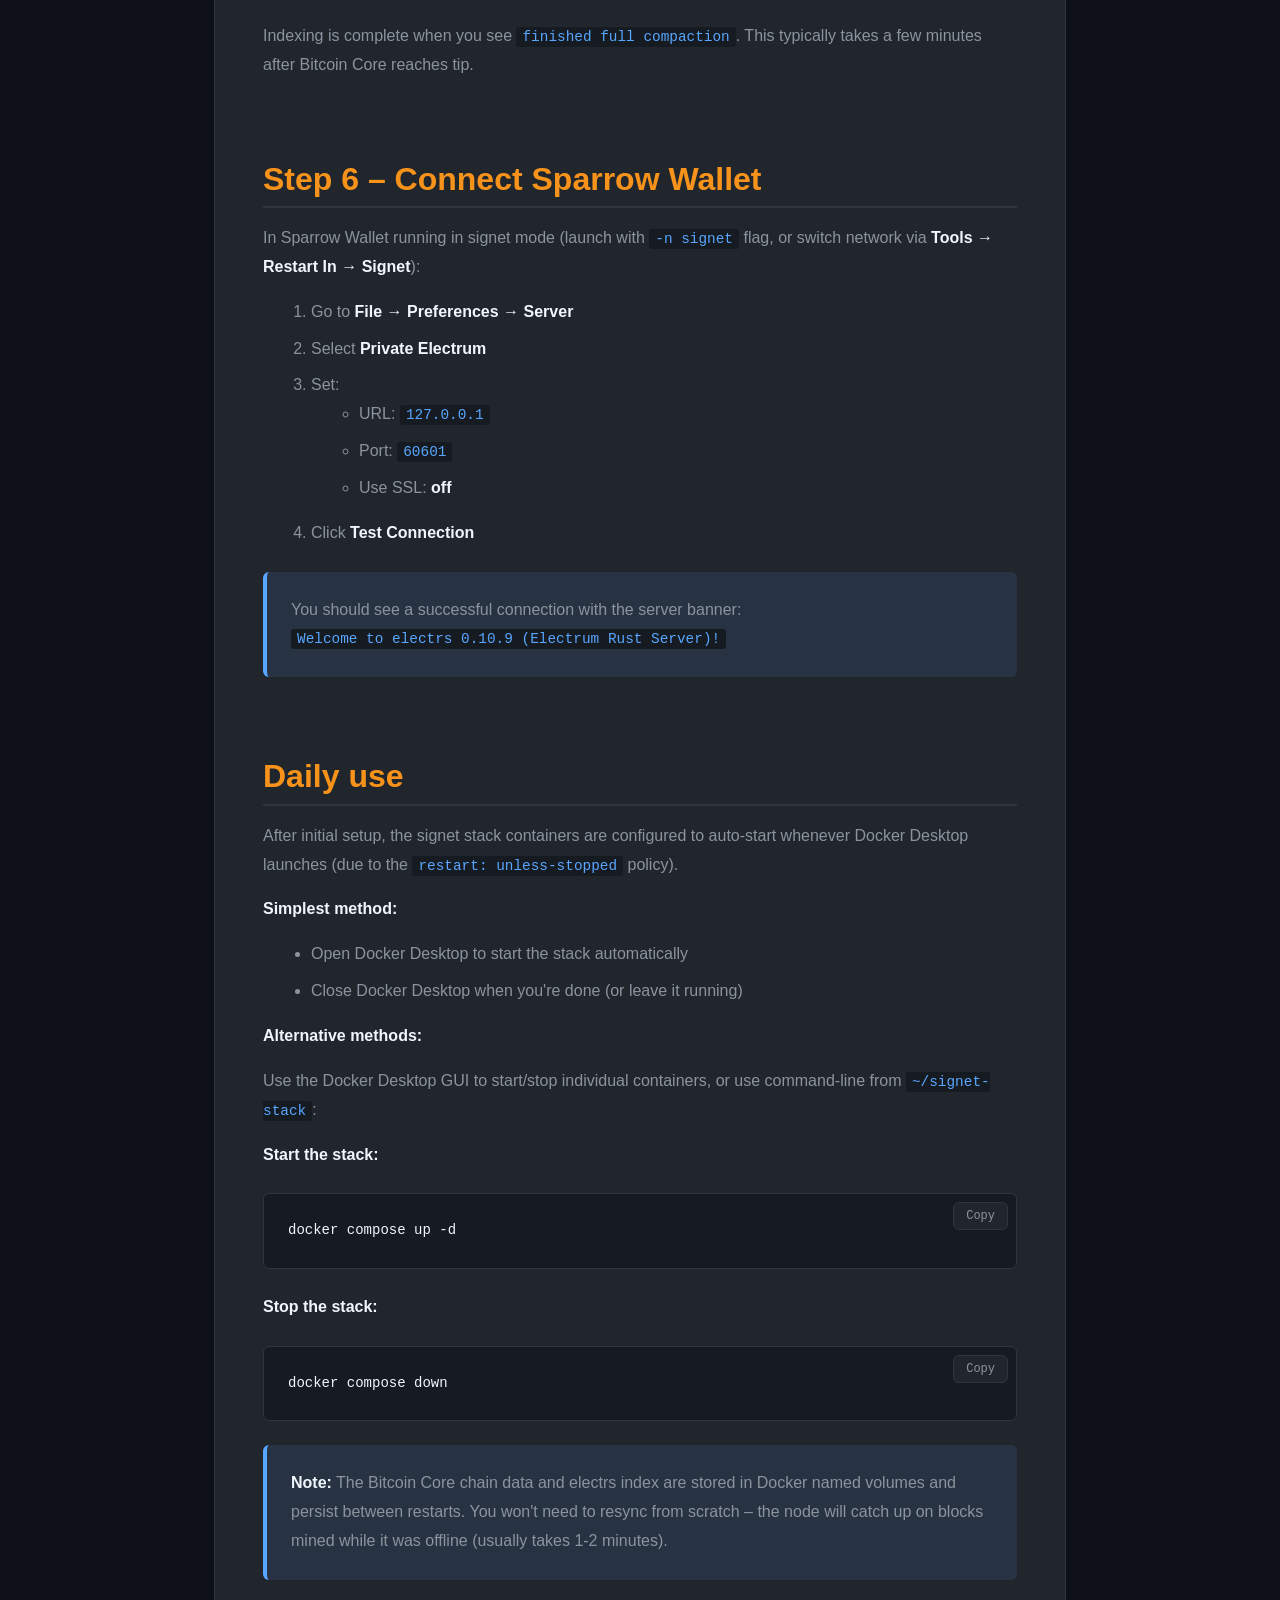
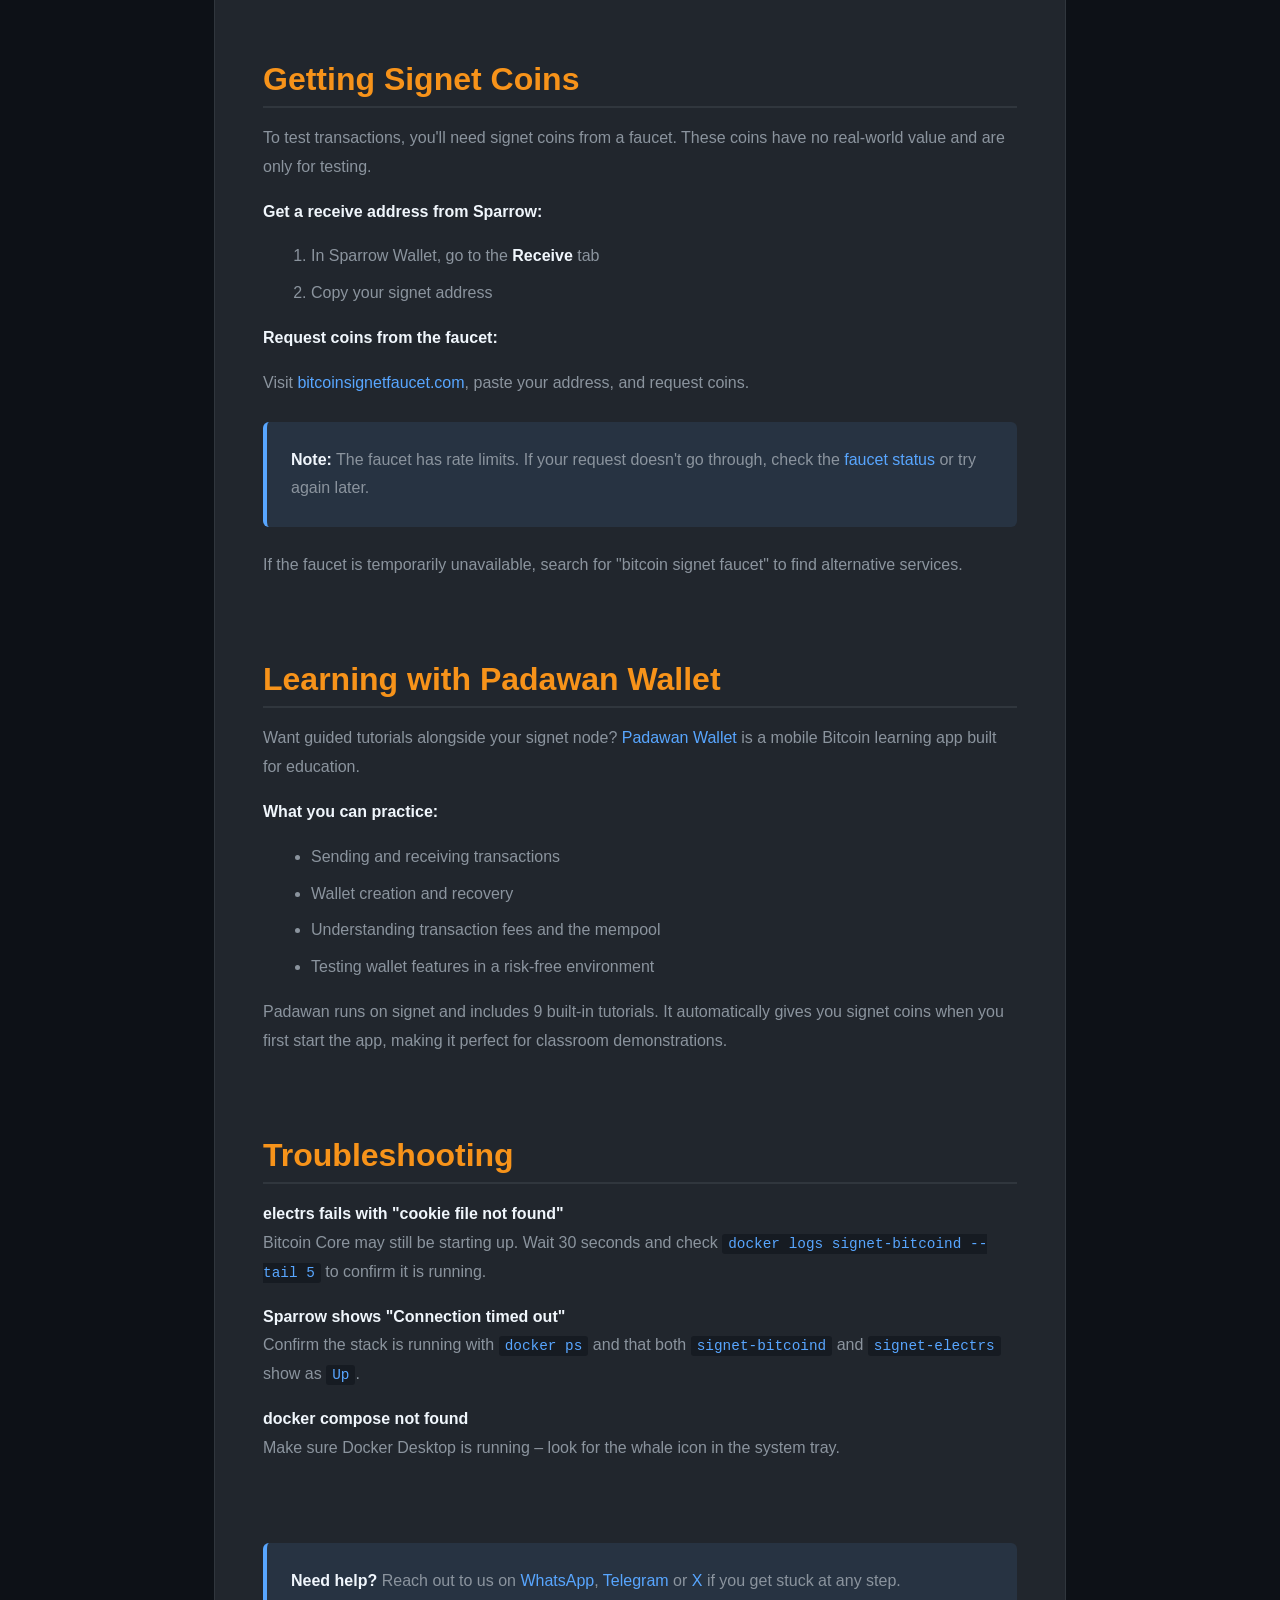
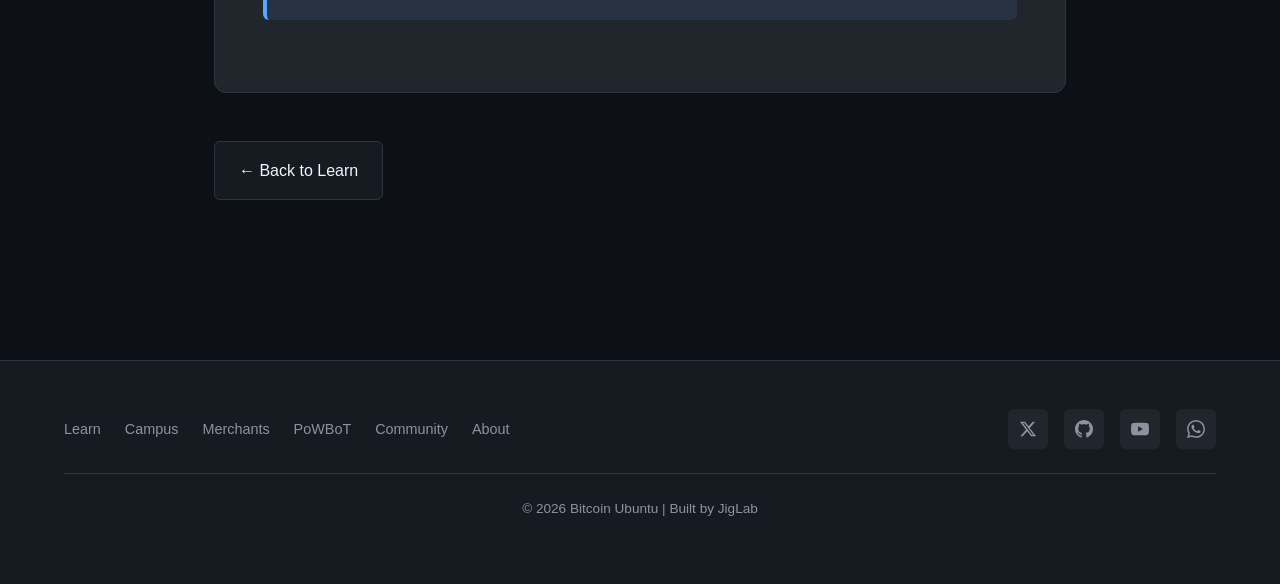
<file: signet-guide.html>
<!DOCTYPE html>
<html lang="en">
<head>
    <meta charset="UTF-8">
    <meta http-equiv="refresh" content="0;url=articles/signet-guide.html">
    <link rel="canonical" href="https://bitcoinubuntu.org/articles/signet-guide.html">
    <title>Redirecting...</title>
</head>
<body>
    <p>This page has moved. <a href="articles/signet-guide.html">Click here</a> if you are not redirected.</p>
</body>
</html>
</file>
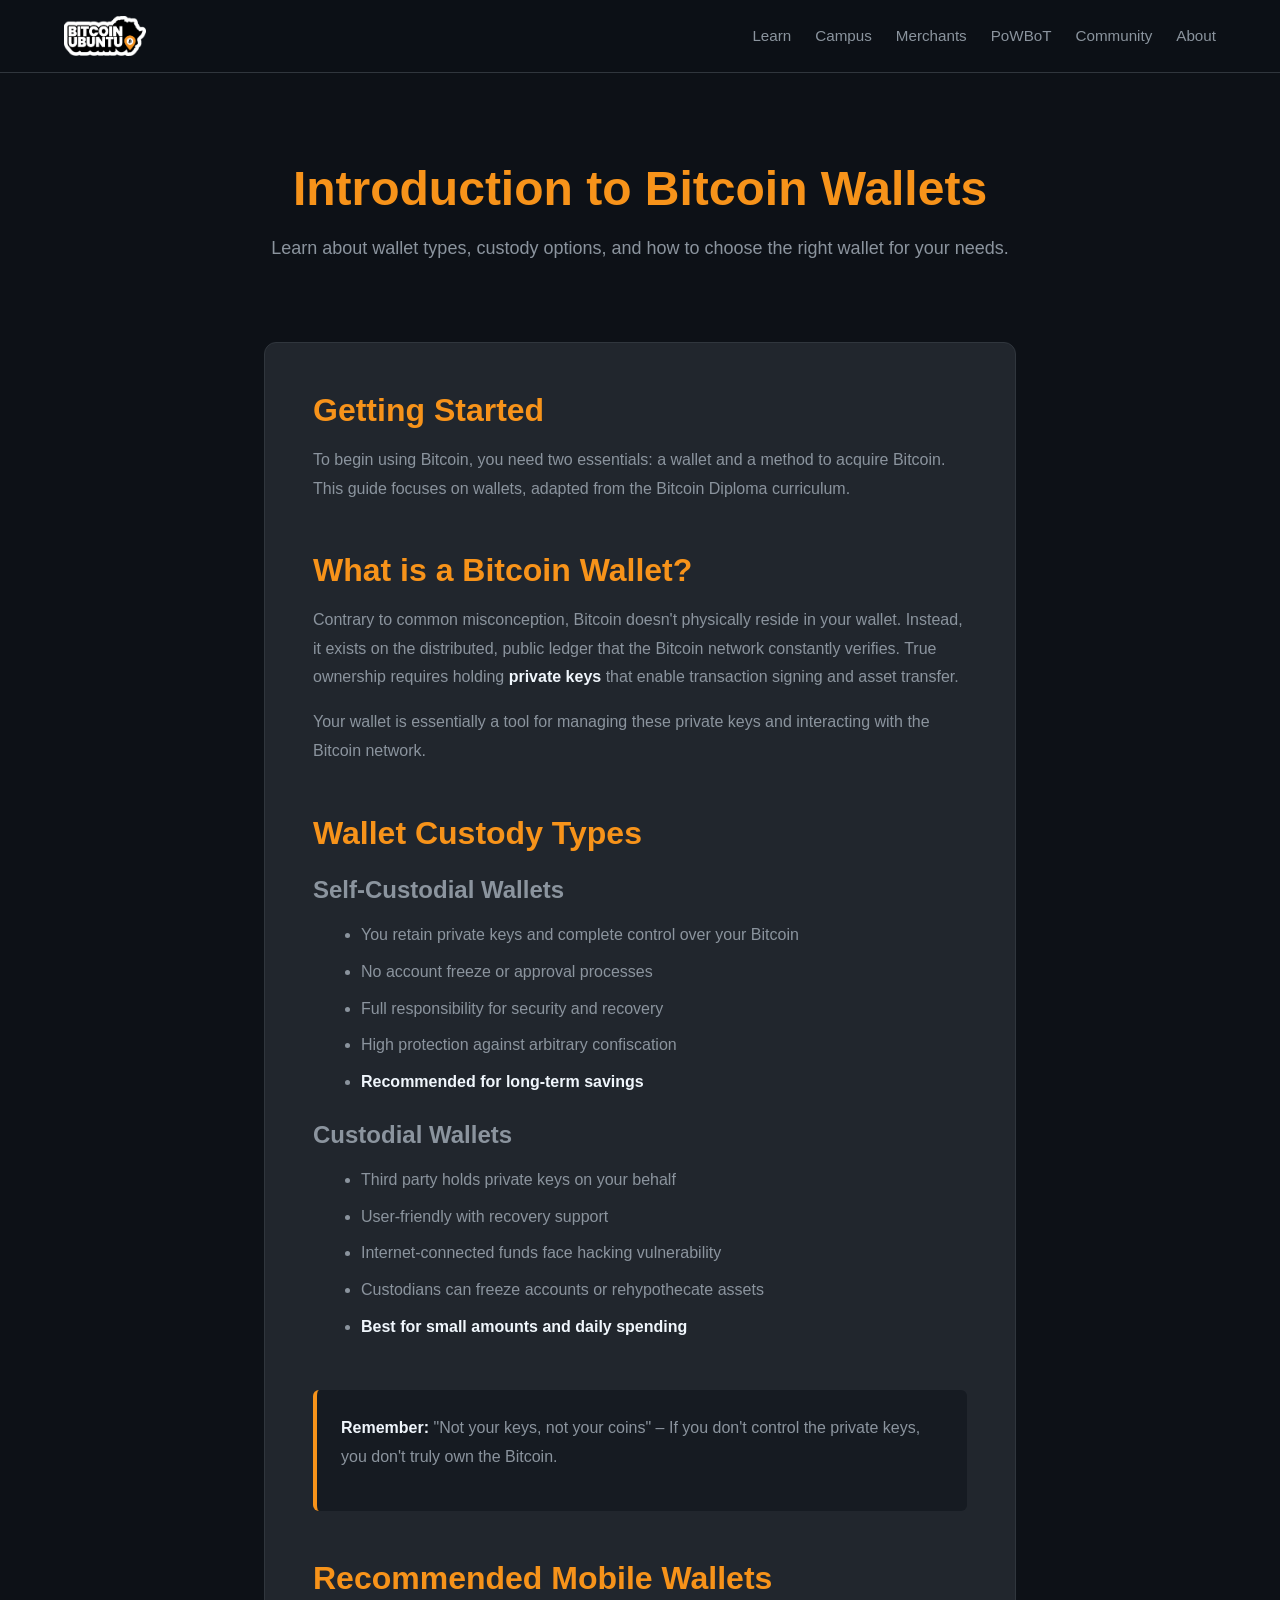
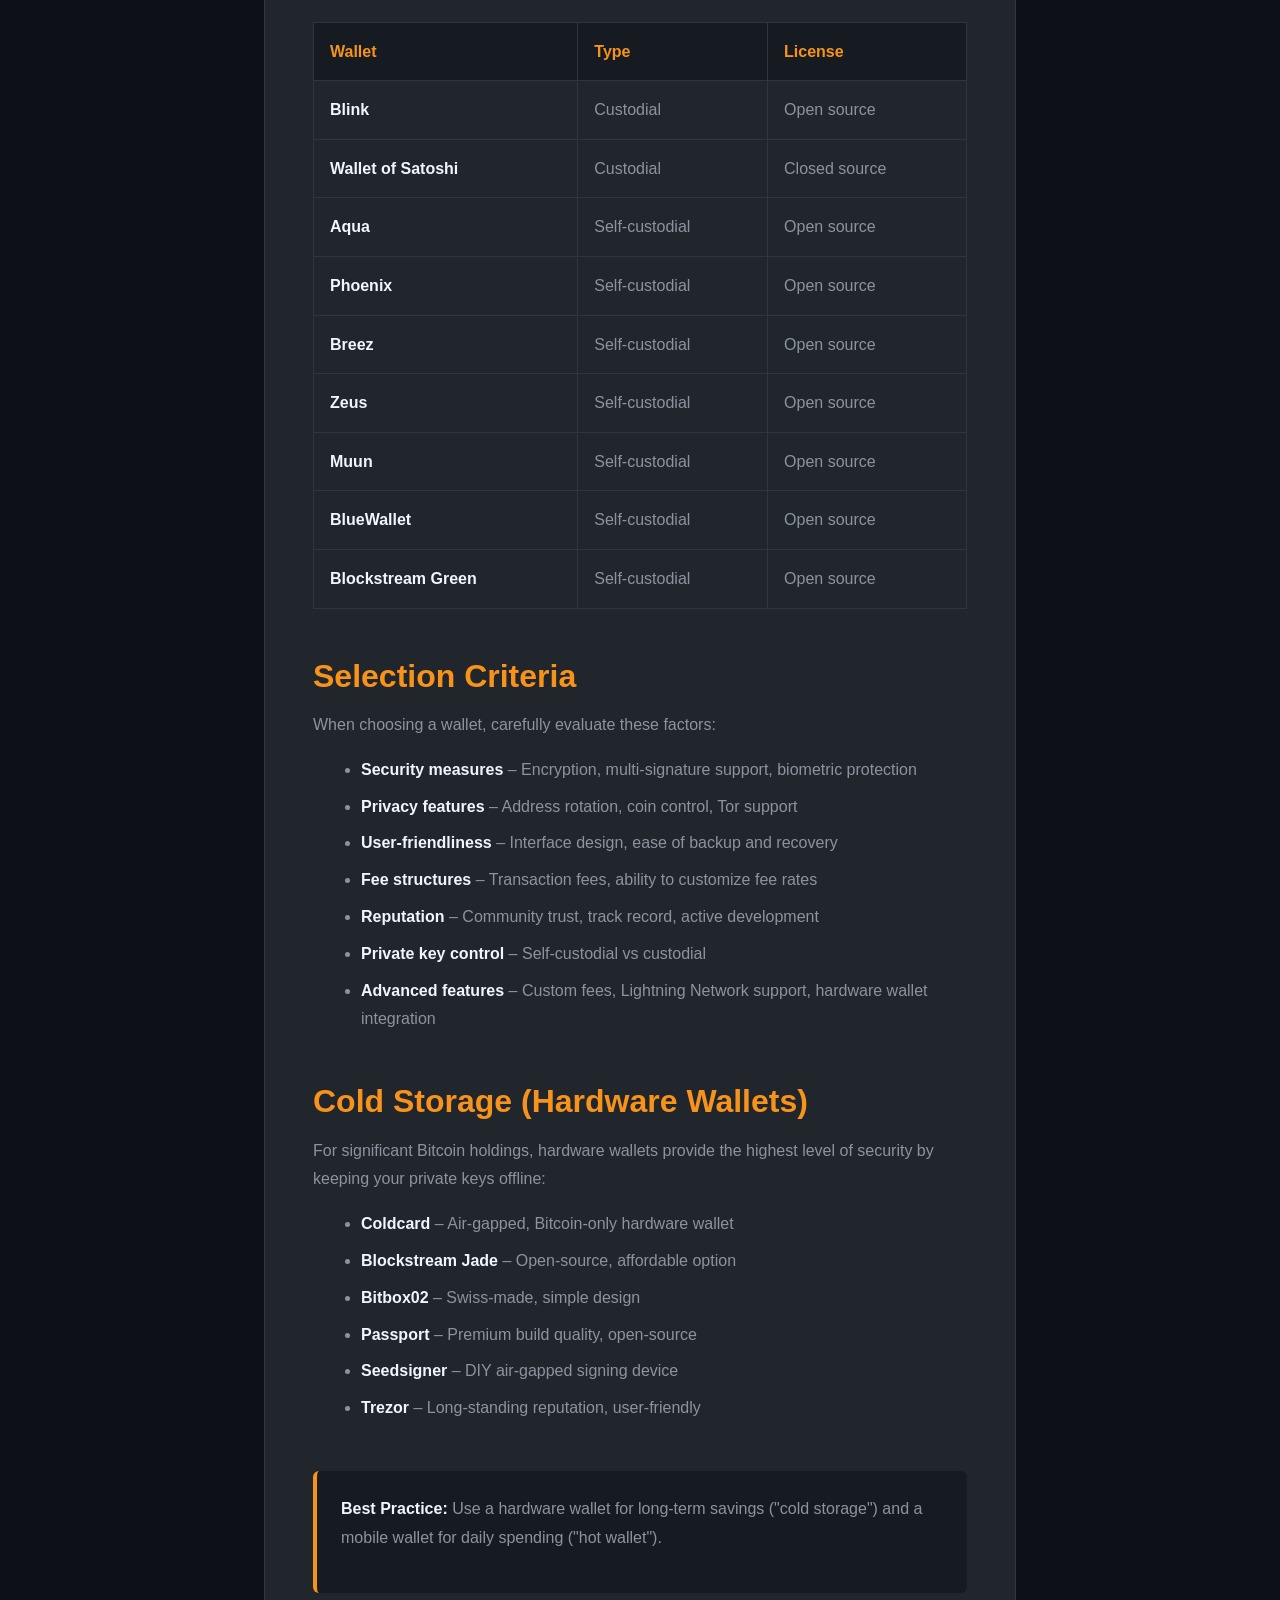
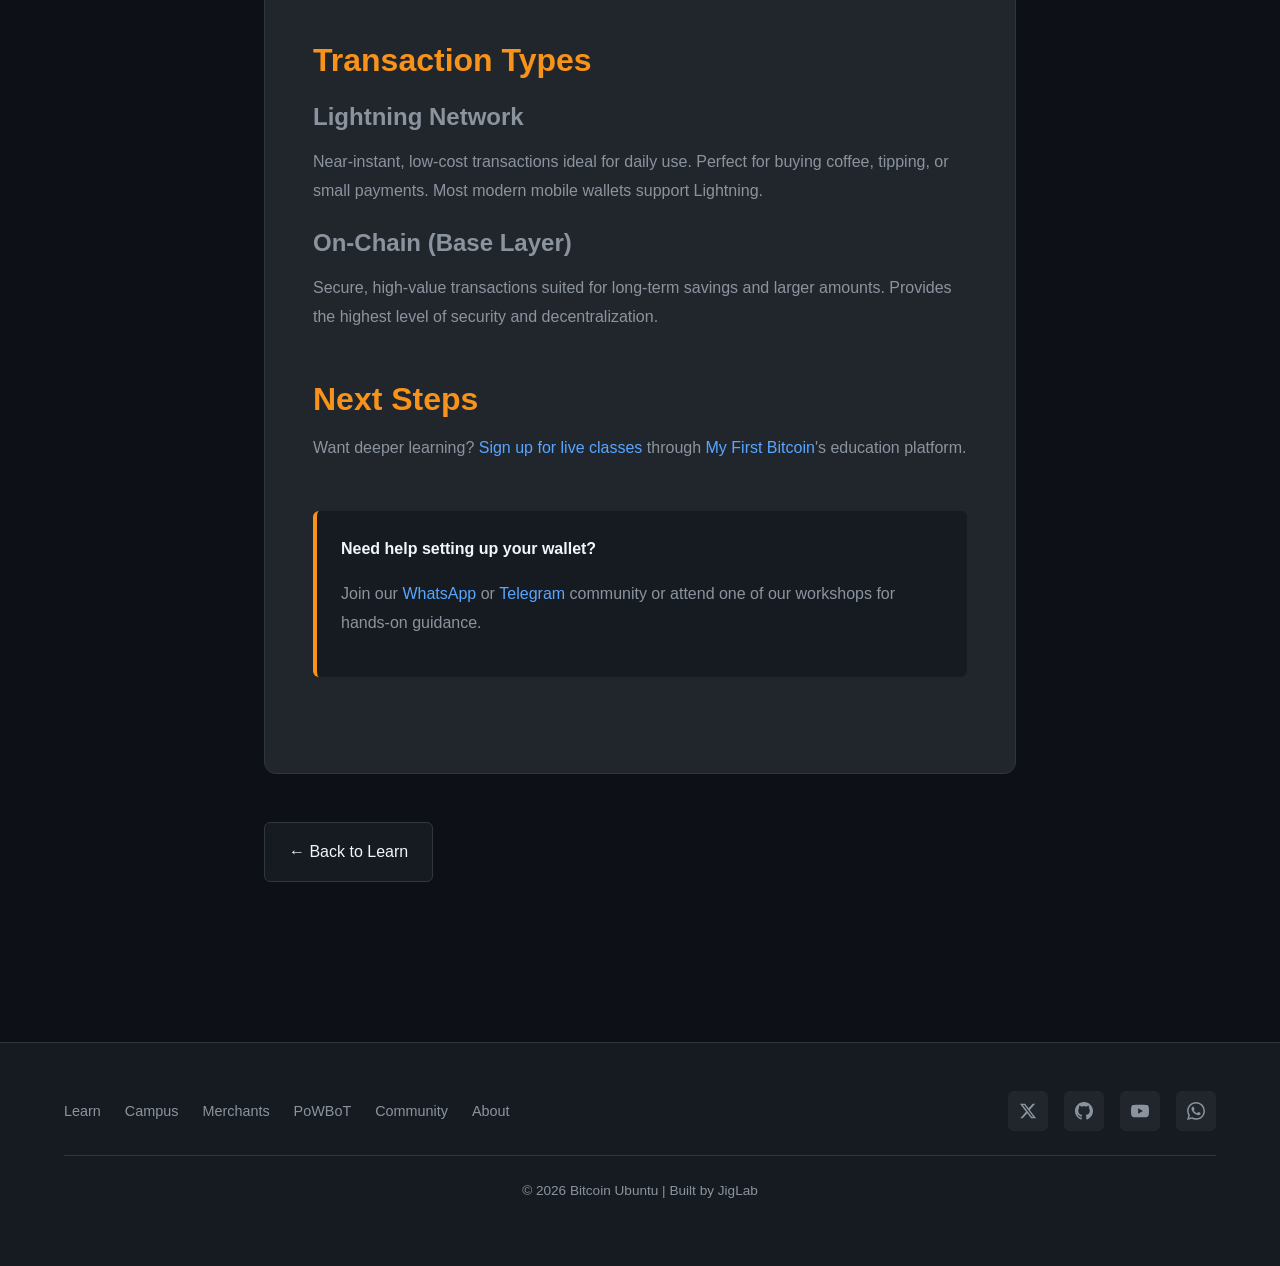
<file: wallets.html>
<!DOCTYPE html>
<html lang="en">
<head>
    <meta charset="UTF-8">
    <meta http-equiv="refresh" content="0;url=articles/wallets.html">
    <link rel="canonical" href="https://bitcoinubuntu.org/articles/wallets.html">
    <title>Redirecting...</title>
</head>
<body>
    <p>This page has moved. <a href="articles/wallets.html">Click here</a> if you are not redirected.</p>
</body>
</html>
</file>
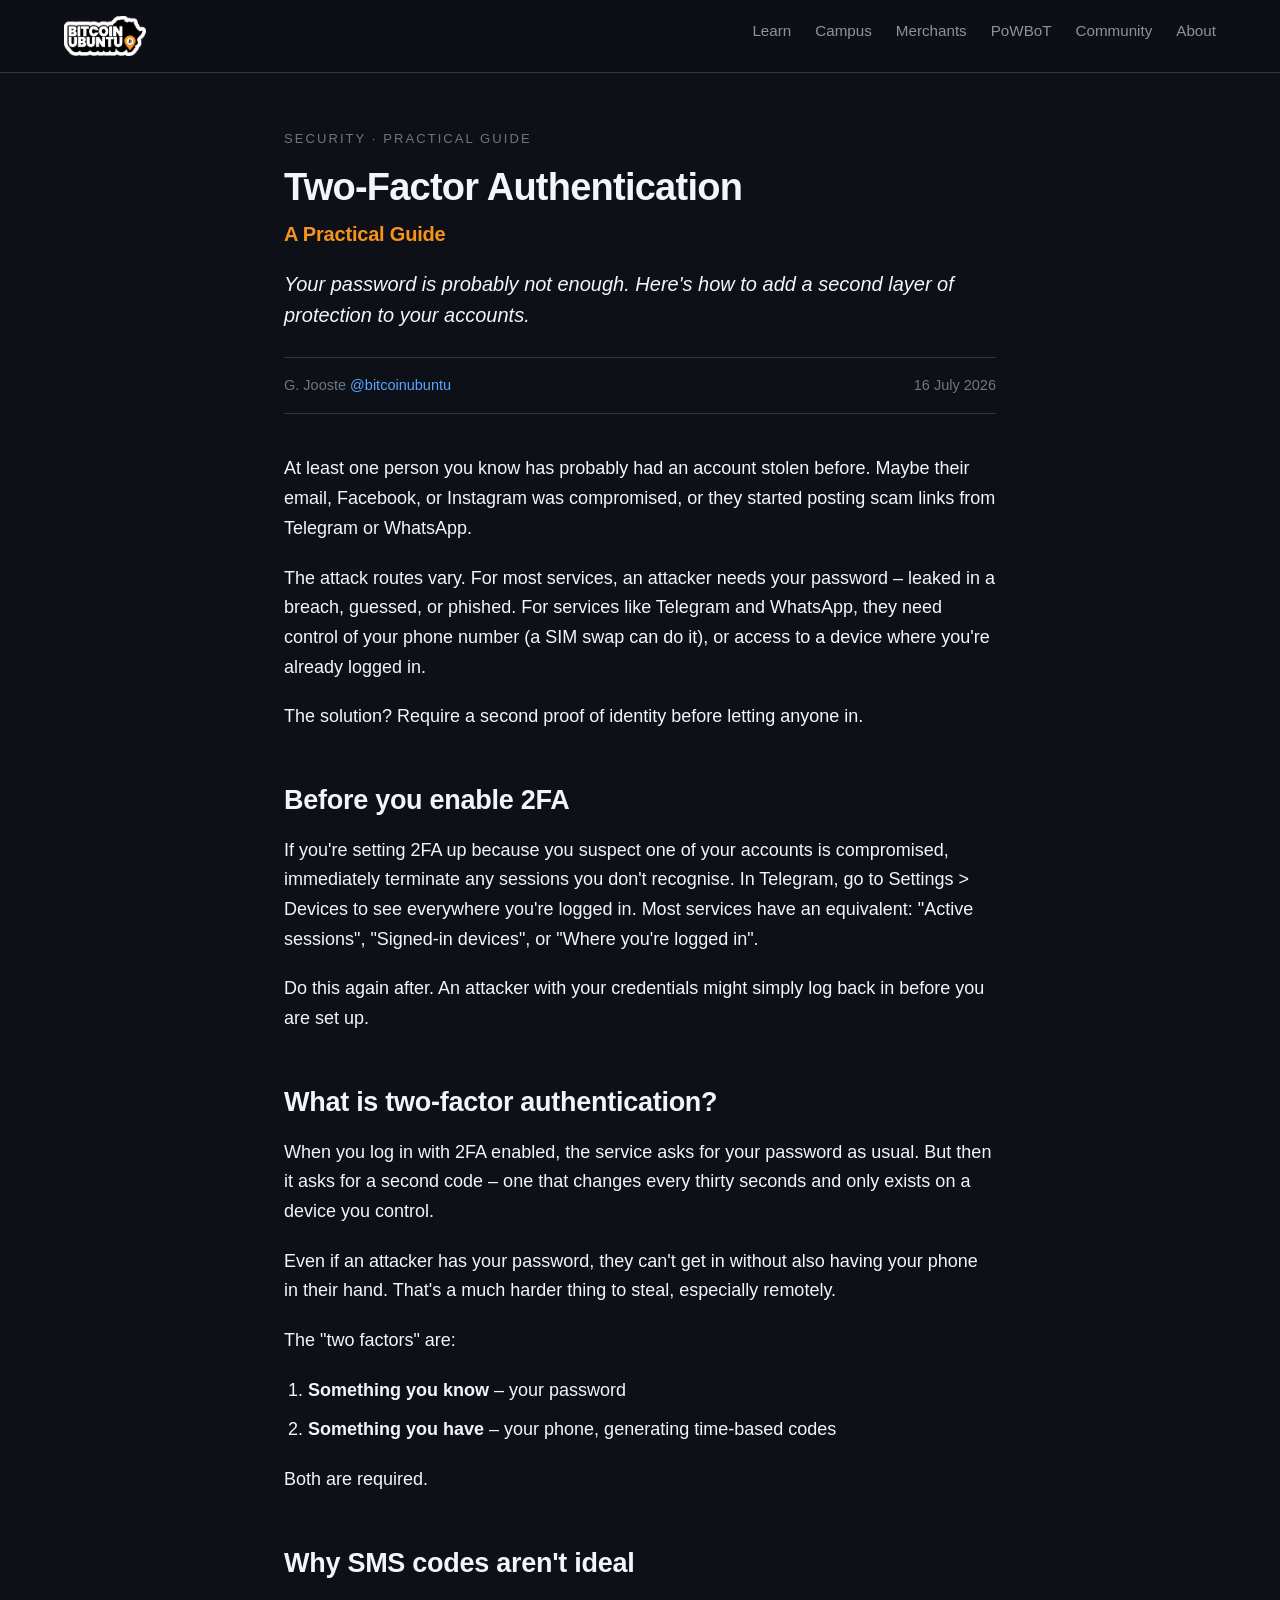
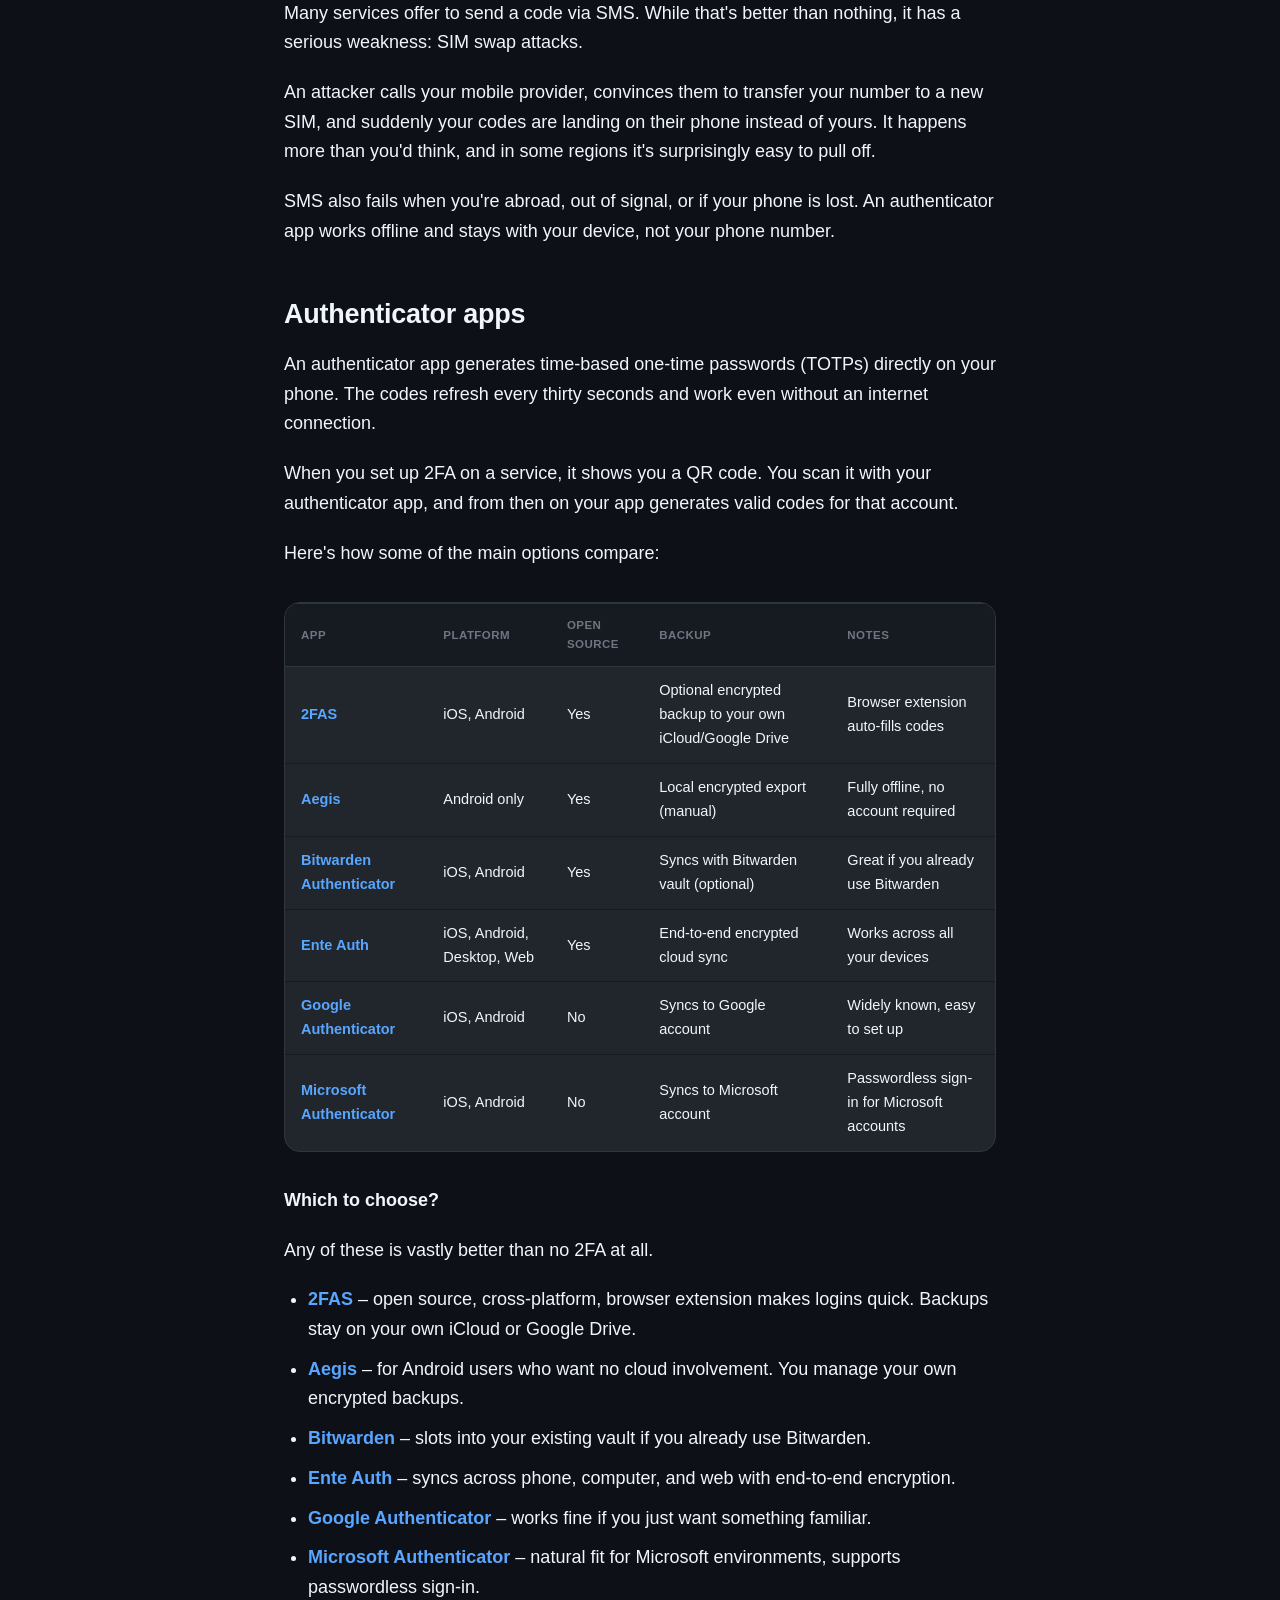
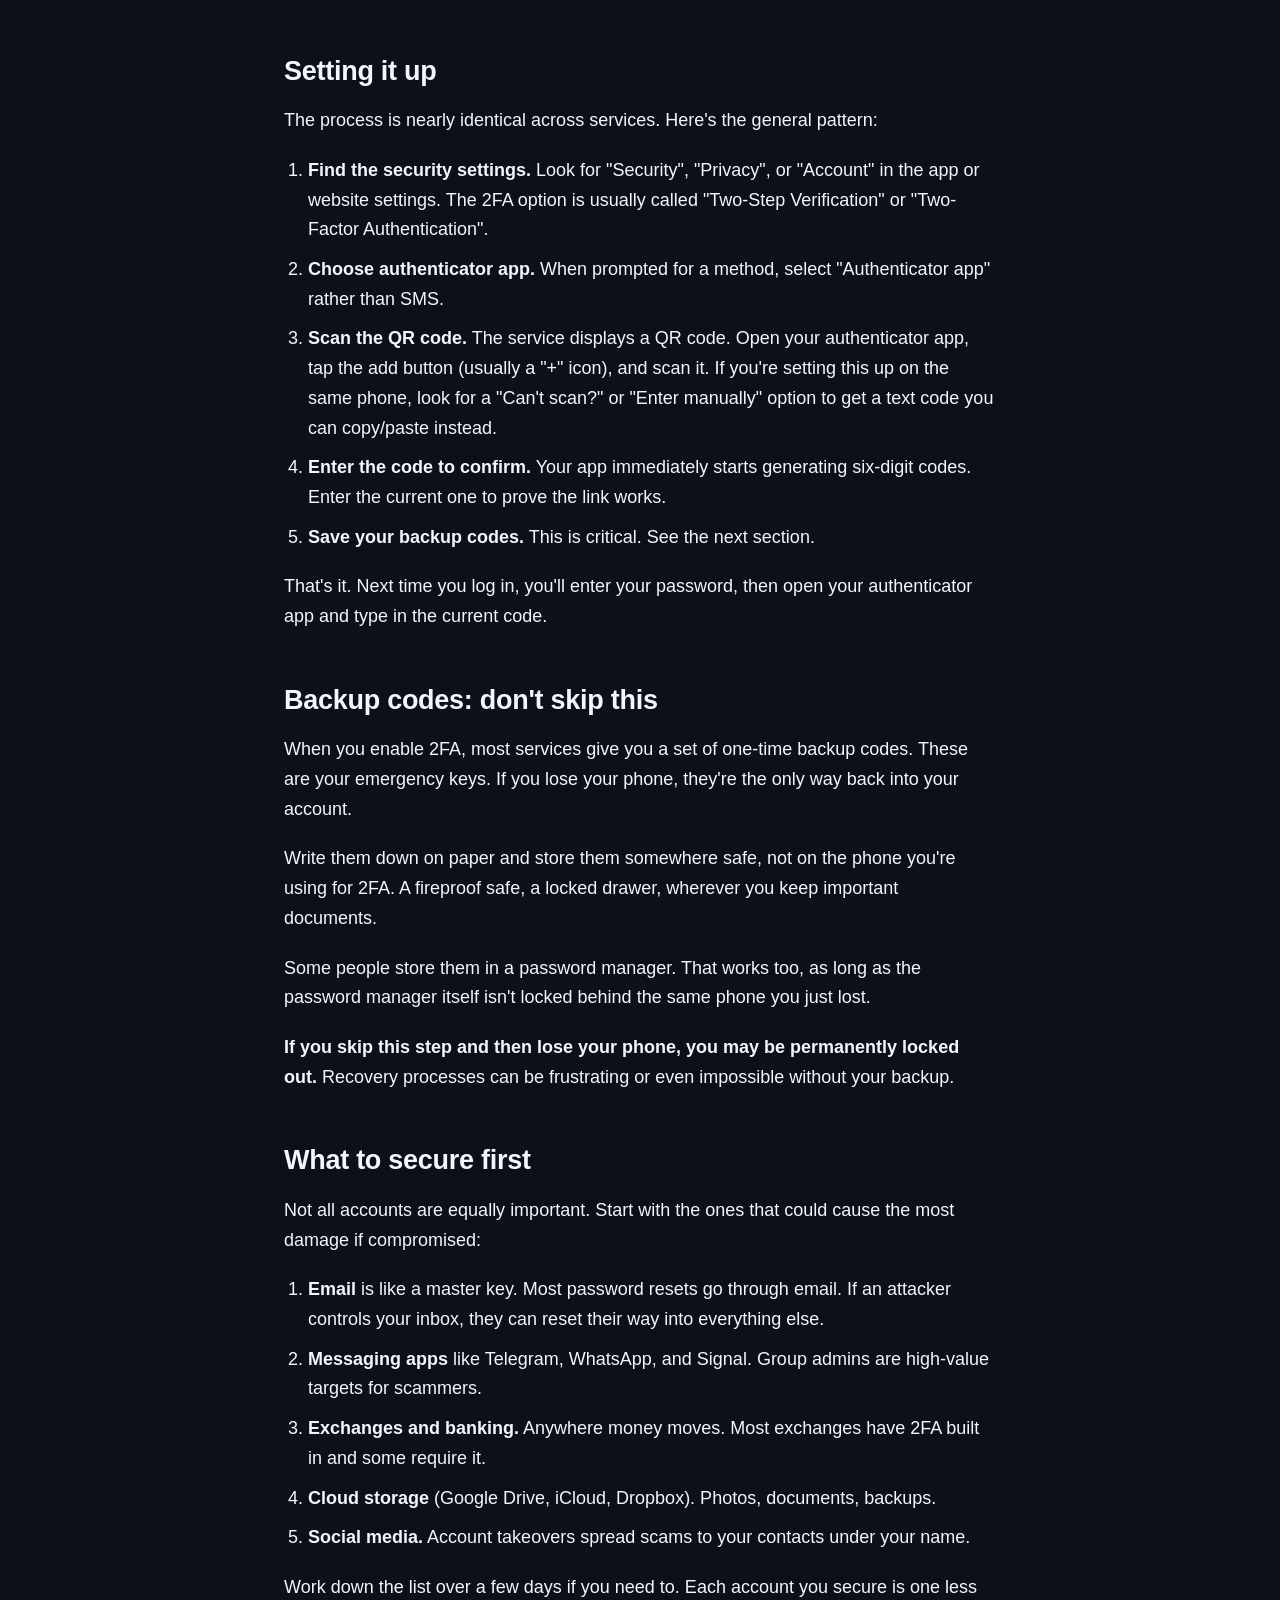
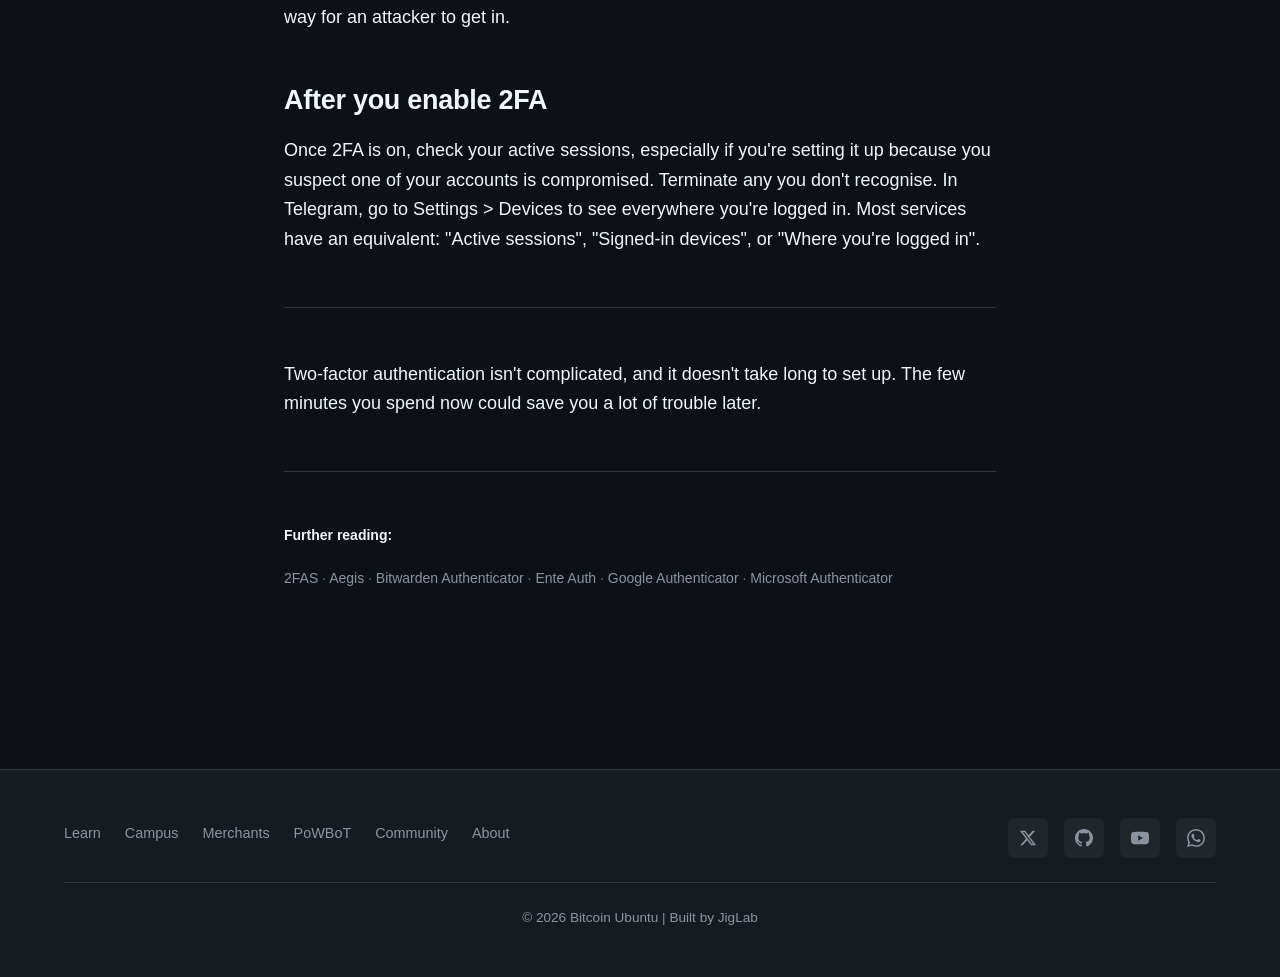
<file: articles/2fa-guide.html>
<!DOCTYPE html>
<html lang="en">
<head>
<meta charset="utf-8">
<meta name="viewport" content="width=device-width, initial-scale=1">
<title>Two-Factor Authentication: A Practical Guide</title>
<meta name="description" content="Your password is probably not enough. Here's how to add a second layer of protection to your accounts.">
<link rel="canonical" href="https://bitcoinubuntu.org/articles/2fa-guide.html">
<meta property="og:type" content="article">
<meta property="og:title" content="Two-Factor Authentication: A Practical Guide">
<meta property="og:description" content="Your password is probably not enough. Here's how to add a second layer of protection to your accounts.">
<meta property="og:url" content="https://bitcoinubuntu.org/articles/2fa-guide.html">
<meta property="og:image" content="https://bitcoinubuntu.org/assets/images/profile-icon.png">
<meta name="twitter:card" content="summary">
<link rel="icon" type="image/png" href="../assets/images/logo.png">
<style>
  :root{
    --bg:#0d1117; --card:#21262d; --card2:#161b22; --line:#30363d; --line2:#161b22;
    --ink:#f0f6fc; --ink2:#8b949e; --ink3:#6e7681; --ink4:#484f58;
    --claim:#f85149; --real:#3fb950; --accent:#f7931a; --link:#58a6ff;
    --maxw:760px;
  }
  *{box-sizing:border-box}
  html{scroll-behavior:smooth}
  body{margin:0;background:var(--bg);color:var(--ink);
    font-family:-apple-system,BlinkMacSystemFont,"Segoe UI",Inter,Roboto,Helvetica,Arial,sans-serif;
    -webkit-font-smoothing:antialiased;line-height:1.65;font-size:18px}
  .wrap{max-width:var(--maxw);margin:0 auto;padding:56px 24px 96px}
  a{color:var(--link);text-decoration:none}
  a:hover{color:var(--accent)}
  .kicker{font-size:13px;letter-spacing:.16em;text-transform:uppercase;color:var(--ink3);margin:0 0 16px}
  h1{font-size:38px;line-height:1.16;letter-spacing:-.02em;font-weight:680;margin:0 0 8px}
  .subtitle{font-size:20px;color:var(--accent);font-weight:600;margin:0 0 18px;letter-spacing:-.01em}
  .standfirst{font-size:20px;line-height:1.55;color:var(--ink2);margin:0 0 26px}
  .byline{font-size:14.5px;color:var(--ink3);border-top:1px solid var(--line);border-bottom:1px solid var(--line);
    padding:16px 0;margin:0 0 40px;display:flex;flex-wrap:wrap;gap:6px 18px;justify-content:space-between;align-items:baseline}
  .byline b{color:var(--ink2);font-weight:600}
  h2{font-size:15px;letter-spacing:.05em;text-transform:uppercase;color:var(--accent);
    font-weight:650;margin:56px 0 6px}
  h2 .n{color:var(--ink4);margin-right:10px}
  h3{font-size:27px;line-height:1.25;letter-spacing:-.01em;font-weight:650;margin:52px 0 18px}
  p{margin:0 0 20px}
  .lead{font-size:19px}
  strong{color:var(--ink);font-weight:650}
  em{color:var(--ink)}
  ol,ul{margin:0 0 20px;padding-left:24px}
  li{margin:0 0 10px}
  .callout{background:var(--card2);border:1px solid var(--line);border-radius:14px;
    padding:20px 22px;margin:26px 0;font-size:16.5px;line-height:1.55}
  .callout .h{color:var(--accent);font-weight:700;font-size:14px;letter-spacing:.04em;text-transform:uppercase;margin:0 0 8px}
  .callout b{color:var(--accent)}
  hr{border:0;border-top:1px solid var(--line);margin:52px 0}
  /* tables */
  figure{margin:34px 0;background:var(--card);border:1px solid var(--line);border-radius:16px;overflow:hidden}
  figcaption{font-size:13.5px;color:var(--ink3);padding:14px 20px 18px;line-height:1.5}
  table{width:100%;border-collapse:collapse;font-variant-numeric:tabular-nums}
  th,td{text-align:left;padding:12px 16px;font-size:14.5px}
  thead th{font-size:11.5px;letter-spacing:.04em;text-transform:uppercase;color:var(--ink3);
    font-weight:600;background:var(--card2);border-top:1px solid var(--line);border-bottom:1px solid var(--line)}
  tbody tr+tr{border-top:1px solid var(--line2)}
  tbody td:first-child{font-weight:600}
  @media (max-width:640px){
    table{display:block;overflow-x:auto;-webkit-overflow-scrolling:touch}
    table th,table td{white-space:nowrap}
    body{font-size:17px}
    h1{font-size:30px}
    .subtitle{font-size:17px}
    h3{font-size:23px}
    th,td{padding:10px 11px;font-size:13px}
  }
  .foot{font-size:14px;color:var(--ink3);line-height:1.6}.foot p{margin:0 0 12px}
  .foot h3{font-size:20px;color:var(--ink);margin:0 0 12px}
  .srcs{font-size:14px;color:var(--ink3);line-height:1.6}
  .srcs a{color:var(--ink2)}
  /* ===== Site running header/footer (matches bitcoinubuntu.org) ===== */
  :root{
    --bg-primary:#0d1117; --bg-secondary:#161b22; --bg-card:#21262d;
    --text-primary:#f0f6fc; --text-secondary:#8b949e; --accent-orange:#f7931a;
    --site-border:#30363d;
  }
  body{padding-top:72px}
  .nav{position:fixed;top:0;left:0;right:0;z-index:900;background:rgba(13,17,23,.9);
    -webkit-backdrop-filter:blur(10px);backdrop-filter:blur(10px);border-bottom:1px solid var(--site-border)}
  .nav-container{max-width:1200px;margin:0 auto;padding:16px 24px;display:flex;align-items:center;justify-content:space-between}
  .nav-logo{display:flex;align-items:center;gap:8px;border-bottom:none}
  .nav-logo img{height:40px;width:auto}
  .nav-links{display:flex;align-items:center;gap:24px;list-style:none;margin:0;padding:0}
  .nav-links a{color:var(--text-secondary);font-weight:500;font-size:.95rem;text-decoration:none;border-bottom:none;transition:color 150ms ease}
  .nav-links a:hover,.nav-links a.active{color:var(--accent-orange)}
  .nav-toggle{display:none;flex-direction:column;gap:4px;background:none;border:none;cursor:pointer;padding:8px}
  .nav-toggle span{width:24px;height:2px;background:var(--text-primary);transition:150ms ease}
  .footer{background:var(--bg-secondary);border-top:1px solid var(--site-border);padding:48px 0;margin-top:64px}
  .footer-container{max-width:1200px;margin:0 auto;padding:0 24px}
  .footer-content{display:flex;justify-content:space-between;align-items:center;flex-wrap:wrap;gap:24px}
  .footer-links{display:flex;gap:24px;list-style:none;margin:0;padding:0}
  .footer-links a{color:var(--text-secondary);font-size:.9rem;text-decoration:none;border-bottom:none}
  .footer-links a:hover{color:var(--accent-orange)}
  .footer-social{display:flex;gap:16px}
  .footer-social a{width:40px;height:40px;display:flex;align-items:center;justify-content:center;background:var(--bg-card);border-radius:6px;color:var(--text-secondary);border-bottom:none;transition:all 150ms ease}
  .footer-social a:hover{background:var(--accent-orange);color:var(--bg-primary)}
  .footer-copy{width:100%;text-align:center;padding-top:24px;margin:24px 0 0;border-top:1px solid var(--site-border);color:var(--text-secondary);font-size:.85rem}
  .footer-toggle{display:none;flex-direction:column;gap:4px;background:none;border:none;cursor:pointer;padding:8px}
  .footer-toggle span{width:24px;height:2px;background:var(--text-primary);transition:150ms ease}
  @media (max-width:768px){
    .nav-toggle{display:flex}
    .nav-links{position:absolute;top:100%;left:0;right:0;flex-direction:column;background:var(--bg-secondary);
      border-bottom:1px solid var(--site-border);padding:24px;gap:16px;display:none}
    .nav-links.active{display:flex}
    .footer-toggle{display:flex;order:-1}
    .footer-content{flex-direction:column;text-align:center;position:relative}
    .footer-links{flex-direction:column;gap:8px;padding:16px 0;display:none;width:100%}
    .footer-links.active{display:flex}
    .footer-social{justify-content:center}
  }
</style>
</head>
<body>
<!-- Navigation -->
<nav class="nav">
  <div class="nav-container">
    <a href="../index.html" class="nav-logo">
      <img src="../assets/images/logo.png" alt="Bitcoin Ubuntu">
    </a>
    <button class="nav-toggle" type="button" aria-label="Menu" aria-expanded="false" aria-controls="nav-links">
      <span></span><span></span><span></span>
    </button>
    <ul class="nav-links" id="nav-links">
        <li><a href="../index.html#learn">Learn</a></li>
        <li><a href="https://campus.bitcoinubuntu.org/">Campus</a></li>
        <li><a href="../index.html#merchants">Merchants</a></li>
        <li><a href="../index.html#powbot">PoWBoT</a></li>
        <li><a href="../index.html#community">Community</a></li>
        <li><a href="../index.html#about">About</a></li>
    </ul>
  </div>
</nav>

<article class="wrap">

  <p class="kicker">Security · practical guide</p>
  <h1>Two-Factor Authentication</h1>
  <p class="subtitle">A Practical Guide</p>
  <p class="standfirst"><em>Your password is probably not enough. Here's how to add a second layer of protection to your accounts.</em></p>
  <div class="byline">
    <span>G. Jooste <a href="https://x.com/bitcoinubuntu">@bitcoinubuntu</a></span>
    <span>16 July 2026</span>
  </div>

  <p>At least one person you know has probably had an account stolen before. Maybe their email, Facebook, or Instagram was compromised, or they started posting scam links from Telegram or WhatsApp.</p>

  <p>The attack routes vary. For most services, an attacker needs your password – leaked in a breach, guessed, or phished. For services like Telegram and WhatsApp, they need control of your phone number (a SIM swap can do it), or access to a device where you're already logged in.</p>

  <p>The solution? Require a second proof of identity before letting anyone in.</p>

  <h3>Before you enable 2FA</h3>

  <p>If you're setting 2FA up because you suspect one of your accounts is compromised, immediately terminate any sessions you don't recognise. In Telegram, go to Settings > Devices to see everywhere you're logged in. Most services have an equivalent: "Active sessions", "Signed-in devices", or "Where you're logged in".</p>

  <p>Do this again after. An attacker with your credentials might simply log back in before you are set up.</p>

  <h3>What is two-factor authentication?</h3>

  <p>When you log in with 2FA enabled, the service asks for your password as usual. But then it asks for a second code – one that changes every thirty seconds and only exists on a device you control.</p>

  <p>Even if an attacker has your password, they can't get in without also having your phone in their hand. That's a much harder thing to steal, especially remotely.</p>

  <p>The "two factors" are:</p>
  <ol>
    <li><strong>Something you know</strong> – your password</li>
    <li><strong>Something you have</strong> – your phone, generating time-based codes</li>
  </ol>

  <p>Both are required.</p>

  <h3>Why SMS codes aren't ideal</h3>

  <p>Many services offer to send a code via SMS. While that's better than nothing, it has a serious weakness: SIM swap attacks.</p>

  <p>An attacker calls your mobile provider, convinces them to transfer your number to a new SIM, and suddenly your codes are landing on their phone instead of yours. It happens more than you'd think, and in some regions it's surprisingly easy to pull off.</p>

  <p>SMS also fails when you're abroad, out of signal, or if your phone is lost. An authenticator app works offline and stays with your device, not your phone number.</p>

  <h3>Authenticator apps</h3>

  <p>An authenticator app generates time-based one-time passwords (TOTPs) directly on your phone. The codes refresh every thirty seconds and work even without an internet connection.</p>

  <p>When you set up 2FA on a service, it shows you a QR code. You scan it with your authenticator app, and from then on your app generates valid codes for that account.</p>

  <p>Here's how some of the main options compare:</p>

  <figure>
    <table>
      <thead>
        <tr>
          <th>App</th>
          <th>Platform</th>
          <th>Open Source</th>
          <th>Backup</th>
          <th>Notes</th>
        </tr>
      </thead>
      <tbody>
        <tr>
          <td><a href="https://2fas.com/" target="_blank">2FAS</a></td>
          <td>iOS, Android</td>
          <td>Yes</td>
          <td>Optional encrypted backup to your own iCloud/Google Drive</td>
          <td>Browser extension auto-fills codes</td>
        </tr>
        <tr>
          <td><a href="https://getaegis.app/" target="_blank">Aegis</a></td>
          <td>Android only</td>
          <td>Yes</td>
          <td>Local encrypted export (manual)</td>
          <td>Fully offline, no account required</td>
        </tr>
        <tr>
          <td><a href="https://bitwarden.com/products/authenticator/" target="_blank">Bitwarden Authenticator</a></td>
          <td>iOS, Android</td>
          <td>Yes</td>
          <td>Syncs with Bitwarden vault (optional)</td>
          <td>Great if you already use Bitwarden</td>
        </tr>
        <tr>
          <td><a href="https://ente.io/auth/" target="_blank">Ente Auth</a></td>
          <td>iOS, Android, Desktop, Web</td>
          <td>Yes</td>
          <td>End-to-end encrypted cloud sync</td>
          <td>Works across all your devices</td>
        </tr>
        <tr>
          <td><a href="https://support.google.com/accounts/answer/1066447" target="_blank">Google Authenticator</a></td>
          <td>iOS, Android</td>
          <td>No</td>
          <td>Syncs to Google account</td>
          <td>Widely known, easy to set up</td>
        </tr>
        <tr>
          <td><a href="https://www.microsoft.com/security/mobile-authenticator-app" target="_blank">Microsoft Authenticator</a></td>
          <td>iOS, Android</td>
          <td>No</td>
          <td>Syncs to Microsoft account</td>
          <td>Passwordless sign-in for Microsoft accounts</td>
        </tr>
      </tbody>
    </table>
  </figure>

  <p><strong>Which to choose?</strong></p>

  <p>Any of these is vastly better than no 2FA at all.</p>

  <ul>
    <li><strong><a href="https://2fas.com/" target="_blank">2FAS</a></strong> – open source, cross-platform, browser extension makes logins quick. Backups stay on your own iCloud or Google Drive.</li>
    <li><strong><a href="https://getaegis.app/" target="_blank">Aegis</a></strong> – for Android users who want no cloud involvement. You manage your own encrypted backups.</li>
    <li><strong><a href="https://bitwarden.com/products/authenticator/" target="_blank">Bitwarden</a></strong> – slots into your existing vault if you already use Bitwarden.</li>
    <li><strong><a href="https://ente.io/auth/" target="_blank">Ente Auth</a></strong> – syncs across phone, computer, and web with end-to-end encryption.</li>
    <li><strong><a href="https://support.google.com/accounts/answer/1066447" target="_blank">Google Authenticator</a></strong> – works fine if you just want something familiar.</li>
    <li><strong><a href="https://www.microsoft.com/security/mobile-authenticator-app" target="_blank">Microsoft Authenticator</a></strong> – natural fit for Microsoft environments, supports passwordless sign-in.</li>
  </ul>

  <h3>Setting it up</h3>

  <p>The process is nearly identical across services. Here's the general pattern:</p>

  <ol>
    <li><strong>Find the security settings.</strong> Look for "Security", "Privacy", or "Account" in the app or website settings. The 2FA option is usually called "Two-Step Verification" or "Two-Factor Authentication".</li>
    <li><strong>Choose authenticator app.</strong> When prompted for a method, select "Authenticator app" rather than SMS.</li>
    <li><strong>Scan the QR code.</strong> The service displays a QR code. Open your authenticator app, tap the add button (usually a "+" icon), and scan it. If you're setting this up on the same phone, look for a "Can't scan?" or "Enter manually" option to get a text code you can copy/paste instead.</li>
    <li><strong>Enter the code to confirm.</strong> Your app immediately starts generating six-digit codes. Enter the current one to prove the link works.</li>
    <li><strong>Save your backup codes.</strong> This is critical. See the next section.</li>
  </ol>

  <p>That's it. Next time you log in, you'll enter your password, then open your authenticator app and type in the current code.</p>

  <h3>Backup codes: don't skip this</h3>

  <p>When you enable 2FA, most services give you a set of one-time backup codes. These are your emergency keys. If you lose your phone, they're the only way back into your account.</p>

  <p>Write them down on paper and store them somewhere safe, not on the phone you're using for 2FA. A fireproof safe, a locked drawer, wherever you keep important documents.</p>

  <p>Some people store them in a password manager. That works too, as long as the password manager itself isn't locked behind the same phone you just lost.</p>

  <p><strong>If you skip this step and then lose your phone, you may be permanently locked out.</strong> Recovery processes can be frustrating or even impossible without your backup.</p>

  <h3>What to secure first</h3>

  <p>Not all accounts are equally important. Start with the ones that could cause the most damage if compromised:</p>

  <ol>
    <li><strong>Email</strong> is like a master key. Most password resets go through email. If an attacker controls your inbox, they can reset their way into everything else.</li>
    <li><strong>Messaging apps</strong> like Telegram, WhatsApp, and Signal. Group admins are high-value targets for scammers.</li>
    <li><strong>Exchanges and banking.</strong> Anywhere money moves. Most exchanges have 2FA built in and some require it.</li>
    <li><strong>Cloud storage</strong> (Google Drive, iCloud, Dropbox). Photos, documents, backups.</li>
    <li><strong>Social media.</strong> Account takeovers spread scams to your contacts under your name.</li>
  </ol>

  <p>Work down the list over a few days if you need to. Each account you secure is one less way for an attacker to get in.</p>

  <h3>After you enable 2FA</h3>

  <p>Once 2FA is on, check your active sessions, especially if you're setting it up because you suspect one of your accounts is compromised. Terminate any you don't recognise. In Telegram, go to Settings > Devices to see everywhere you're logged in. Most services have an equivalent: "Active sessions", "Signed-in devices", or "Where you're logged in".</p>

  <hr>

  <p>Two-factor authentication isn't complicated, and it doesn't take long to set up. The few minutes you spend now could save you a lot of trouble later.</p>

  <hr>

  <div class="srcs">
    <p><strong>Further reading:</strong></p>
    <p>
      <a href="https://2fas.com/" target="_blank">2FAS</a> ·
      <a href="https://getaegis.app/" target="_blank">Aegis</a> ·
      <a href="https://bitwarden.com/products/authenticator/" target="_blank">Bitwarden Authenticator</a> ·
      <a href="https://ente.io/auth/" target="_blank">Ente Auth</a> ·
      <a href="https://support.google.com/accounts/answer/1066447" target="_blank">Google Authenticator</a> ·
      <a href="https://www.microsoft.com/security/mobile-authenticator-app" target="_blank">Microsoft Authenticator</a>
    </p>
  </div>

</article>

<footer class="footer">
  <div class="footer-container">
    <div class="footer-content">
      <button class="footer-toggle" type="button" aria-label="Site links" aria-expanded="false" aria-controls="footer-links">
        <span></span><span></span><span></span>
      </button>
      <ul class="footer-links" id="footer-links">
        <li><a href="../index.html#learn">Learn</a></li>
        <li><a href="https://campus.bitcoinubuntu.org/">Campus</a></li>
        <li><a href="../index.html#merchants">Merchants</a></li>
        <li><a href="../index.html#powbot">PoWBoT</a></li>
        <li><a href="../index.html#community">Community</a></li>
        <li><a href="../index.html#about">About</a></li>
      </ul>
      <div class="footer-social">
        <a href="https://x.com/BitcoinUbuntu" target="_blank" title="X (Twitter)">
        <svg width="18" height="18" viewBox="0 0 24 24" fill="currentColor"><path d="M18.244 2.25h3.308l-7.227 8.26 8.502 11.24H16.17l-5.214-6.817L4.99 21.75H1.68l7.73-8.835L1.254 2.25H8.08l4.713 6.231zm-1.161 17.52h1.833L7.084 4.126H5.117z"/></svg>
        </a>
        <a href="https://github.com/BitcoinUbuntu" target="_blank" title="GitHub">
        <svg width="18" height="18" viewBox="0 0 24 24" fill="currentColor"><path d="M12 0c-6.626 0-12 5.373-12 12 0 5.302 3.438 9.8 8.207 11.387.599.111.793-.261.793-.577v-2.234c-3.338.726-4.033-1.416-4.033-1.416-.546-1.387-1.333-1.756-1.333-1.756-1.089-.745.083-.729.083-.729 1.205.084 1.839 1.237 1.839 1.237 1.07 1.834 2.807 1.304 3.492.997.107-.775.418-1.305.762-1.604-2.665-.305-5.467-1.334-5.467-5.931 0-1.311.469-2.381 1.236-3.221-.124-.303-.535-1.524.117-3.176 0 0 1.008-.322 3.301 1.23.957-.266 1.983-.399 3.003-.404 1.02.005 2.047.138 3.006.404 2.291-1.552 3.297-1.23 3.297-1.23.653 1.653.242 2.874.118 3.176.77.84 1.235 1.911 1.235 3.221 0 4.609-2.807 5.624-5.479 5.921.43.372.823 1.102.823 2.222v3.293c0 .319.192.694.801.576 4.765-1.589 8.199-6.086 8.199-11.386 0-6.627-5.373-12-12-12z"/></svg>
        </a>
        <a href="https://www.youtube.com/@BitcoinUbuntu" target="_blank" title="YouTube">
        <svg width="18" height="18" viewBox="0 0 24 24" fill="currentColor"><path d="M23.498 6.186a3.016 3.016 0 0 0-2.122-2.136C19.505 3.545 12 3.545 12 3.545s-7.505 0-9.377.505A3.017 3.017 0 0 0 .502 6.186C0 8.07 0 12 0 12s0 3.93.502 5.814a3.016 3.016 0 0 0 2.122 2.136c1.871.505 9.376.505 9.376.505s7.505 0 9.377-.505a3.015 3.015 0 0 0 2.122-2.136C24 15.93 24 12 24 12s0-3.93-.502-5.814zM9.545 15.568V8.432L15.818 12l-6.273 3.568z"/></svg>
        </a>
        <a href="https://wa.me/27713389109" target="_blank" title="WhatsApp">
        <svg width="18" height="18" viewBox="0 0 24 24" fill="currentColor"><path d="M17.472 14.382c-.297-.149-1.758-.867-2.03-.967-.273-.099-.471-.148-.67.15-.197.297-.767.966-.94 1.164-.173.199-.347.223-.644.075-.297-.15-1.255-.463-2.39-1.475-.883-.788-1.48-1.761-1.653-2.059-.173-.297-.018-.458.13-.606.134-.133.298-.347.446-.52.149-.174.198-.298.298-.497.099-.198.05-.371-.025-.52-.075-.149-.669-1.612-.916-2.207-.242-.579-.487-.5-.669-.51-.173-.008-.371-.01-.57-.01-.198 0-.52.074-.792.372-.272.297-1.04 1.016-1.04 2.479 0 1.462 1.065 2.875 1.213 3.074.149.198 2.096 3.2 5.077 4.487.709.306 1.262.489 1.694.625.712.227 1.36.195 1.871.118.571-.085 1.758-.719 2.006-1.413.248-.694.248-1.289.173-1.413-.074-.124-.272-.198-.57-.347m-5.421 7.403h-.004a9.87 9.87 0 01-5.031-1.378l-.361-.214-3.741.982.998-3.648-.235-.374a9.86 9.86 0 01-1.51-5.26c.001-5.45 4.436-9.884 9.888-9.884 2.64 0 5.122 1.03 6.988 2.898a9.825 9.825 0 012.893 6.994c-.003 5.45-4.437 9.884-9.885 9.884m8.413-18.297A11.815 11.815 0 0012.05 0C5.495 0 .16 5.335.157 11.892c0 2.096.547 4.142 1.588 5.945L.057 24l6.305-1.654a11.882 11.882 0 005.683 1.448h.005c6.554 0 11.89-5.335 11.893-11.893a11.821 11.821 0 00-3.48-8.413z"/></svg>
        </a>
      </div>
    </div>
    <p class="footer-copy">&copy; 2026 Bitcoin Ubuntu | Built by JigLab</p>
  </div>
</footer>

<script>
(function(){
  function wire(tSel,lSel){var t=document.querySelector(tSel),l=document.querySelector(lSel);
    if(!t||!l)return;
    function set(on){l.classList.toggle('active',on);t.setAttribute('aria-expanded',String(on));}
    t.addEventListener('click',function(){set(!l.classList.contains('active'));});
    l.querySelectorAll('a').forEach(function(a){a.addEventListener('click',function(){set(false);});});
    document.addEventListener('keydown',function(e){if(e.key==='Escape'&&l.classList.contains('active')){set(false);if(t.offsetParent)t.focus();}});}
  wire('.nav-toggle','.nav-links');wire('.footer-toggle','.footer-links');
})();
</script>
</body>
</html>
</file>
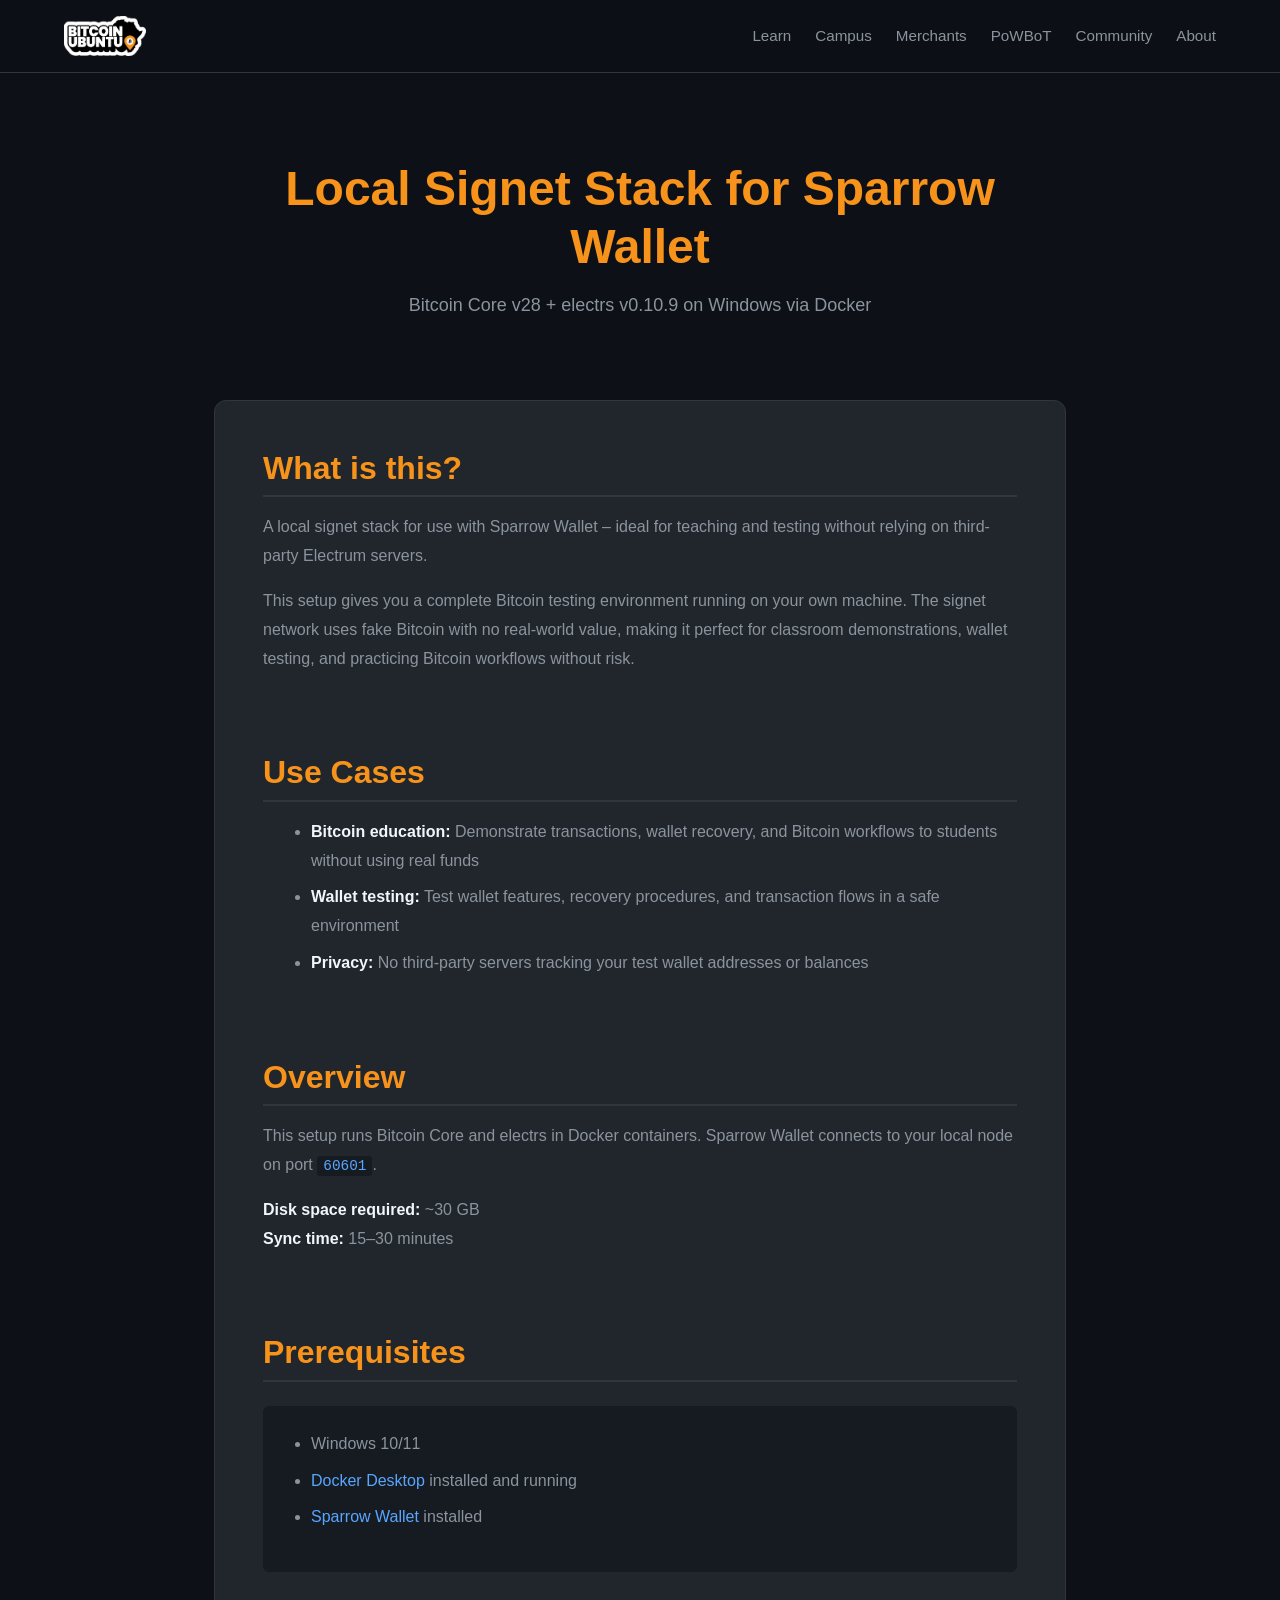
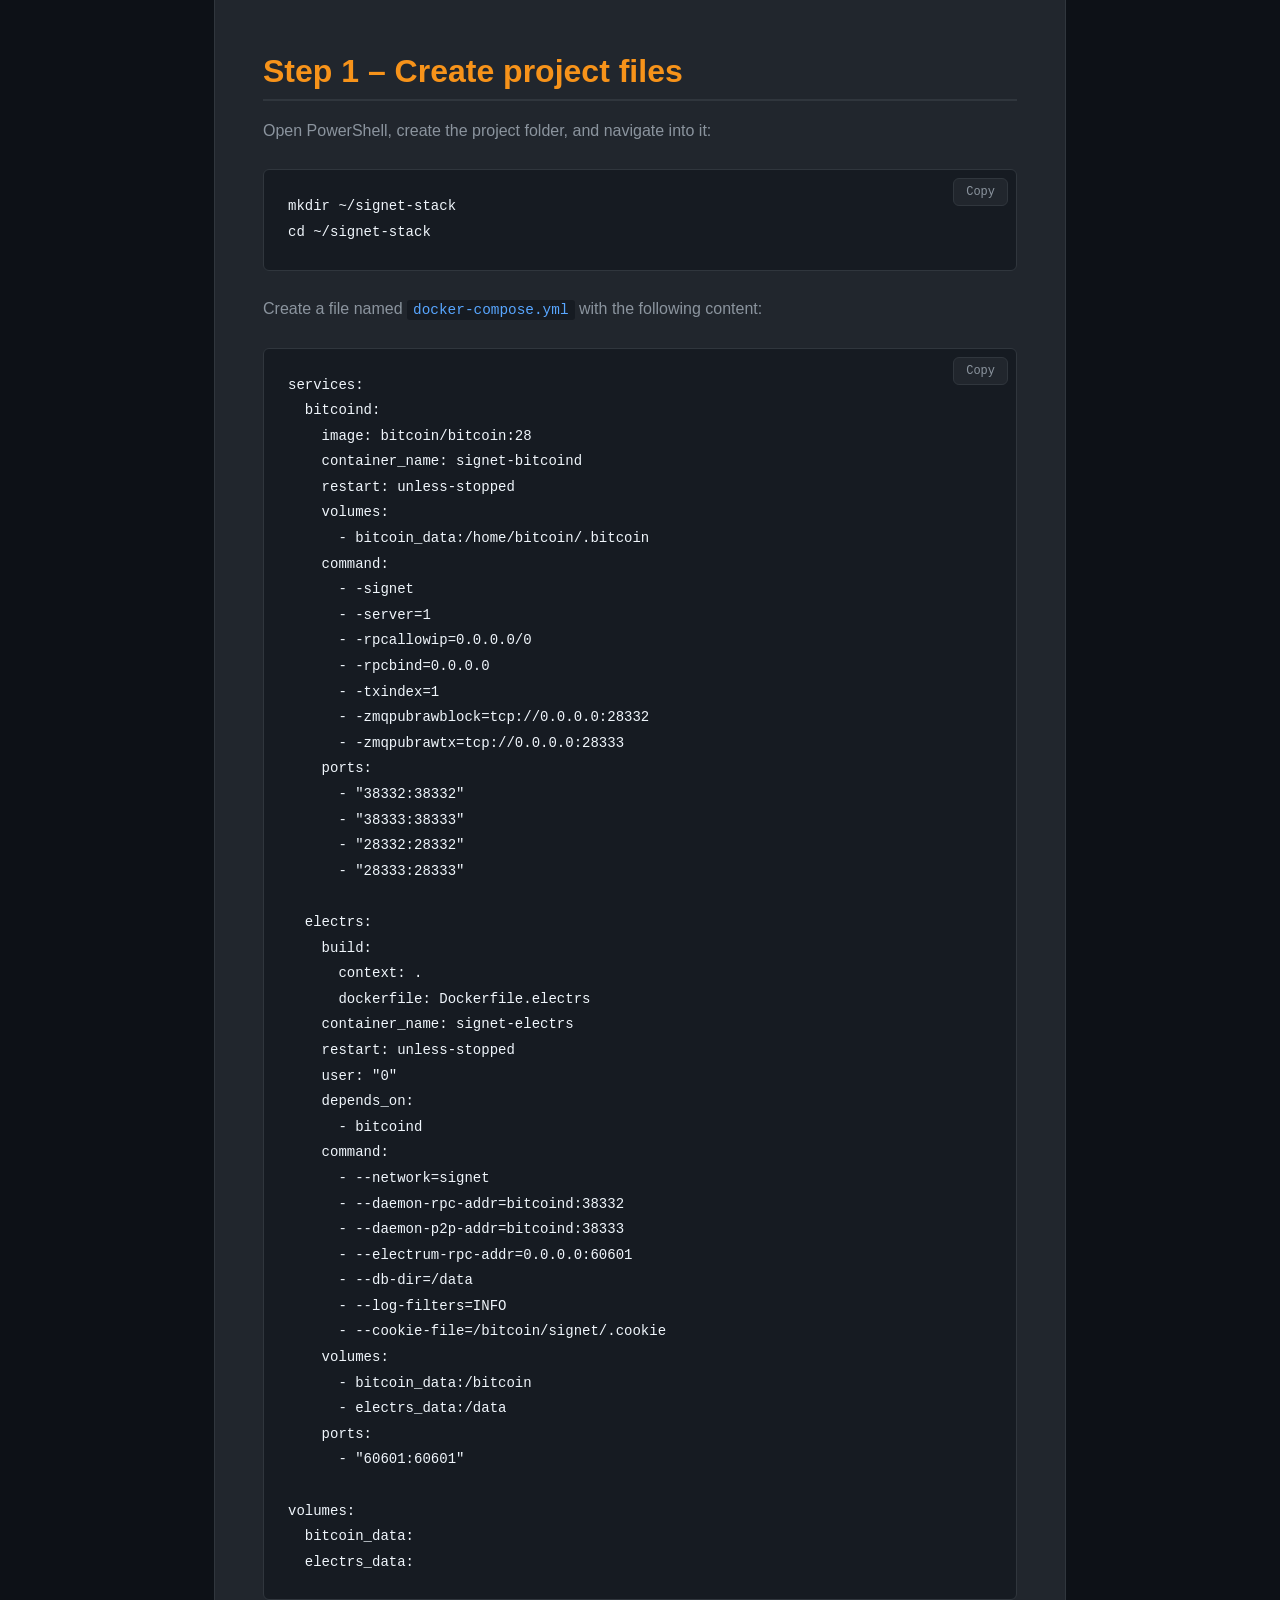
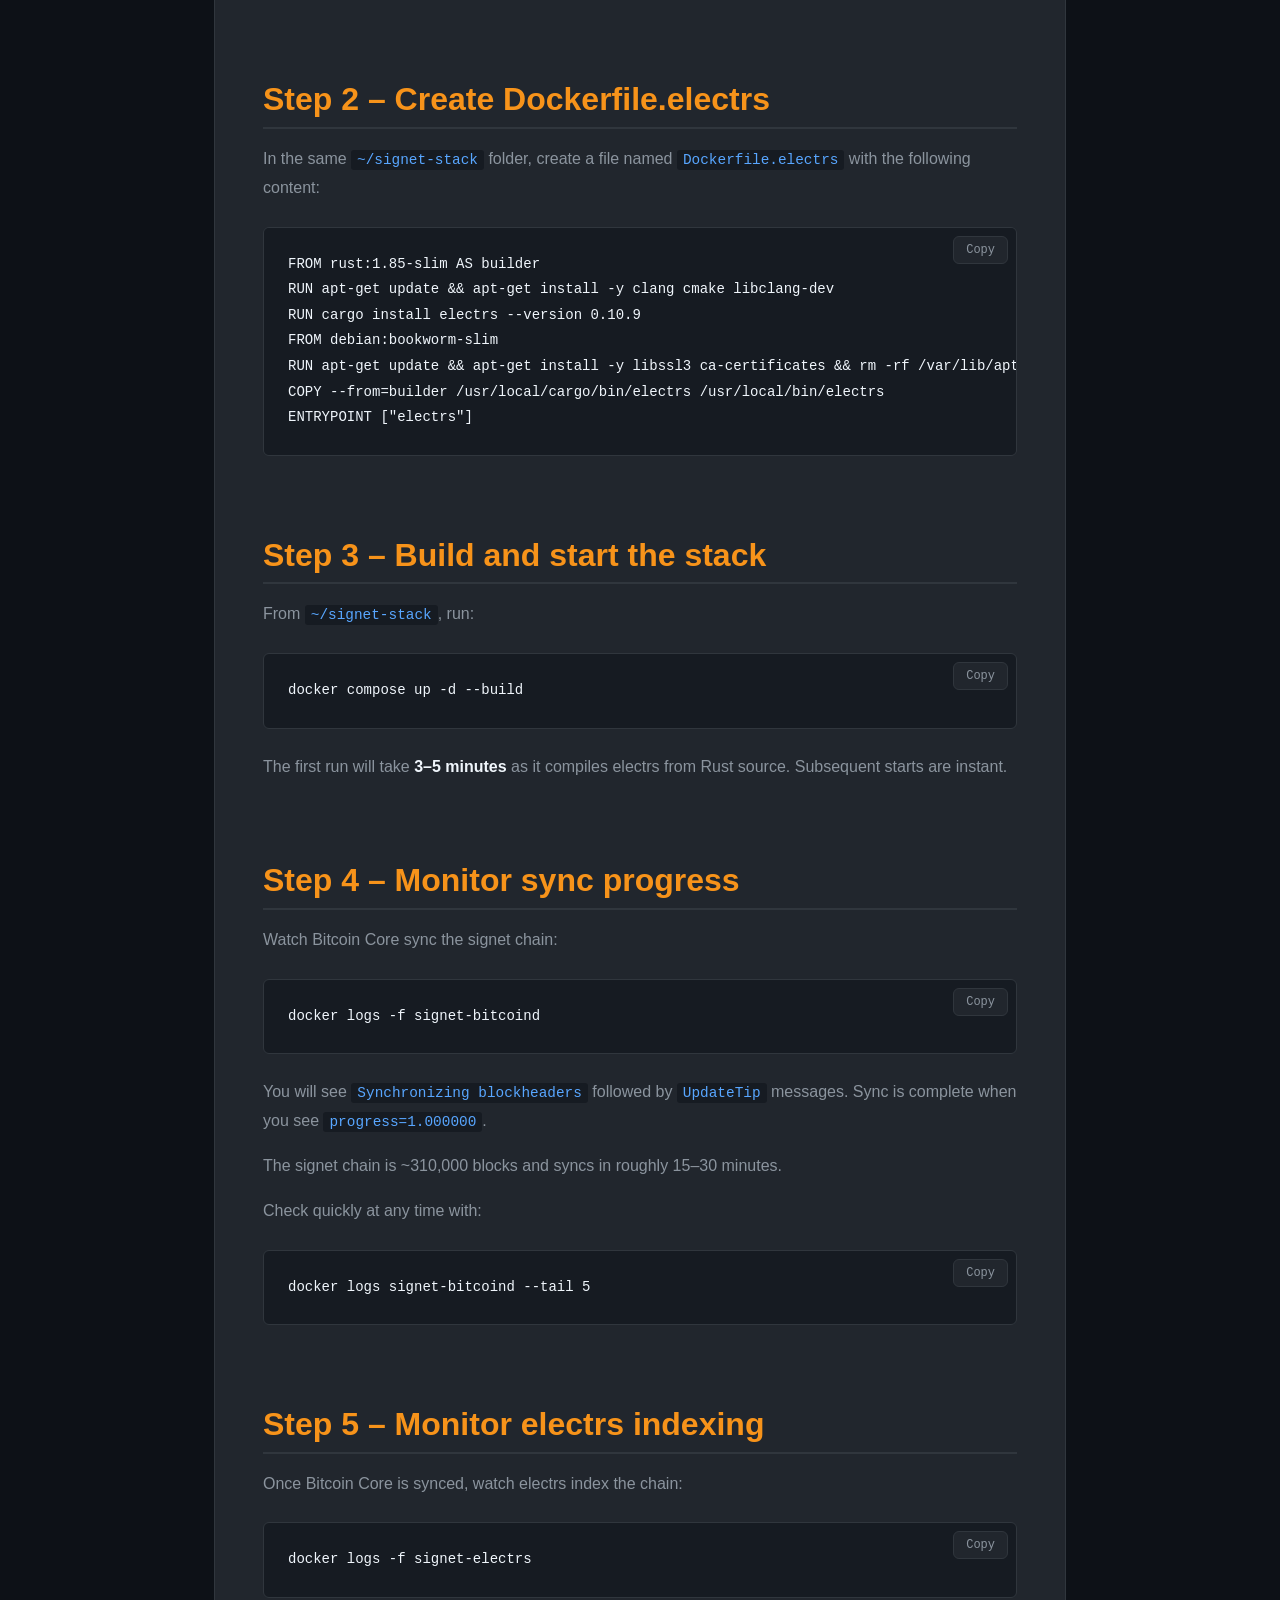
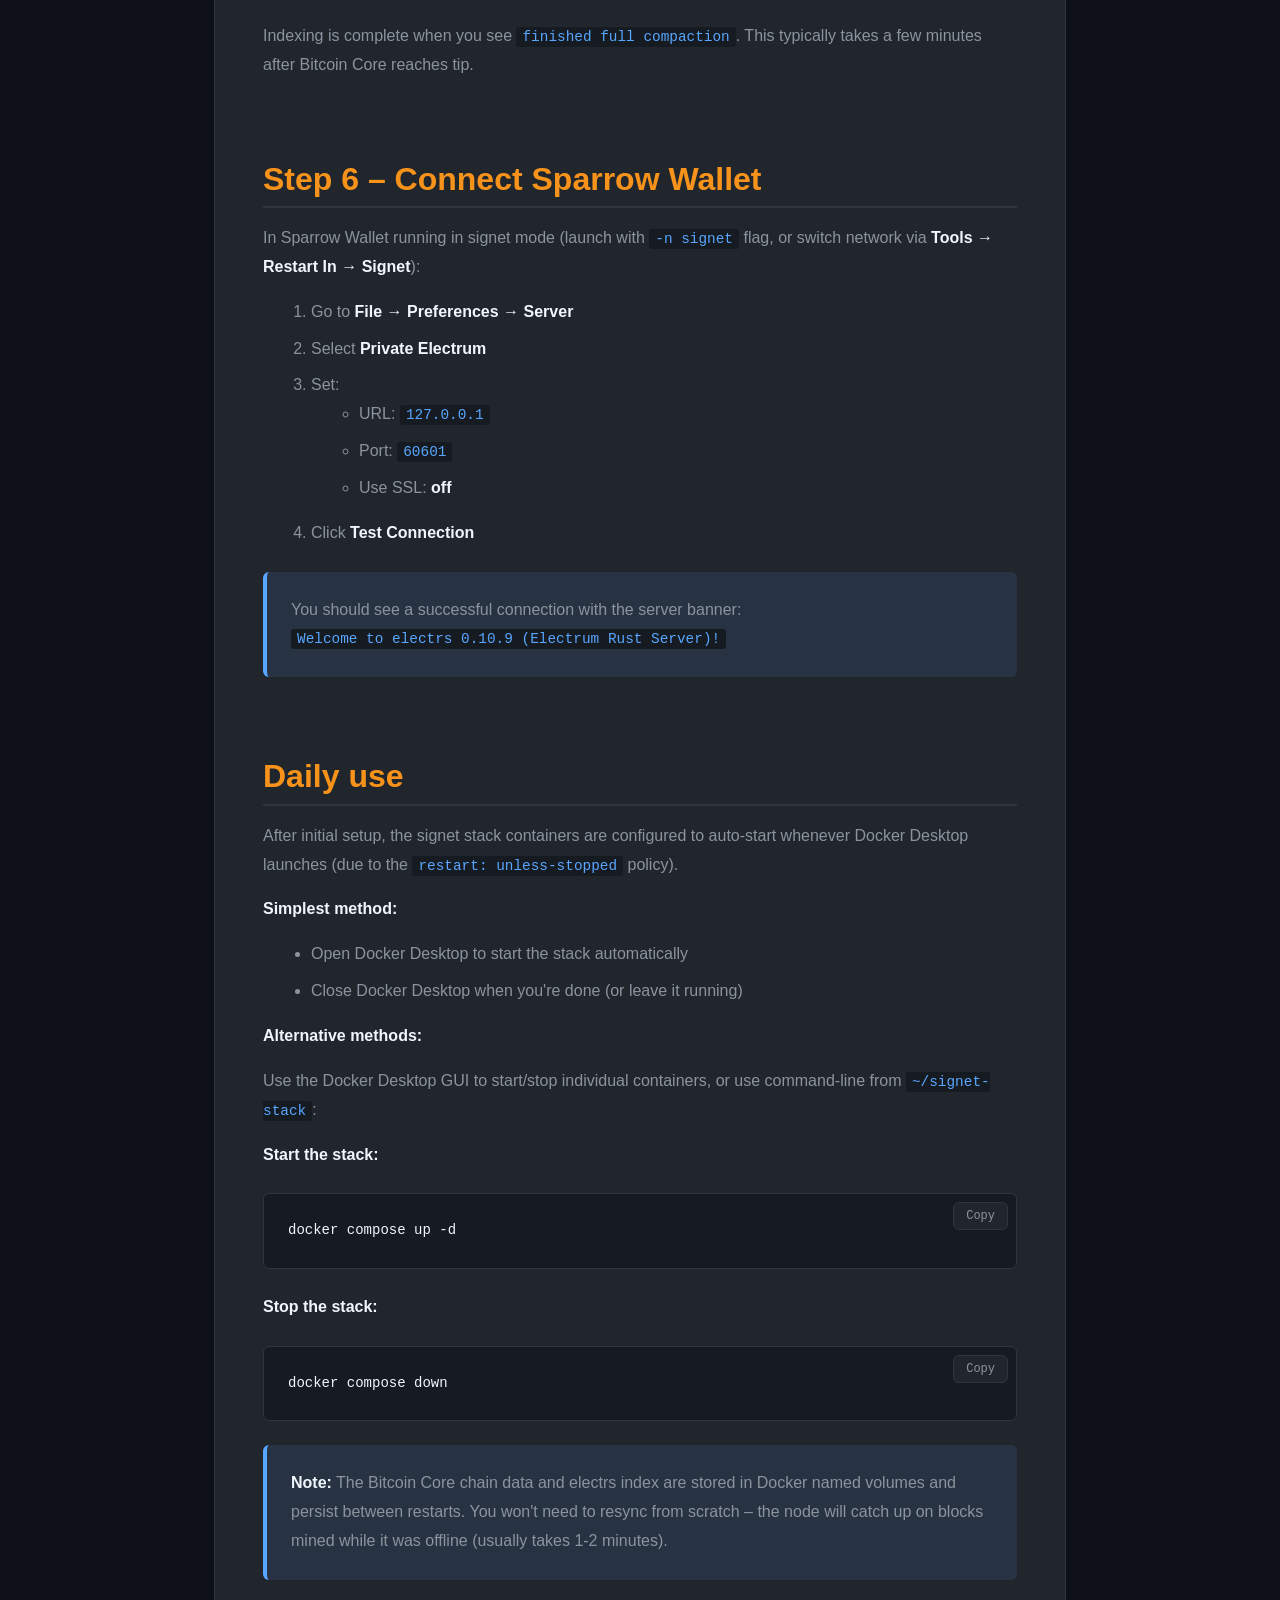
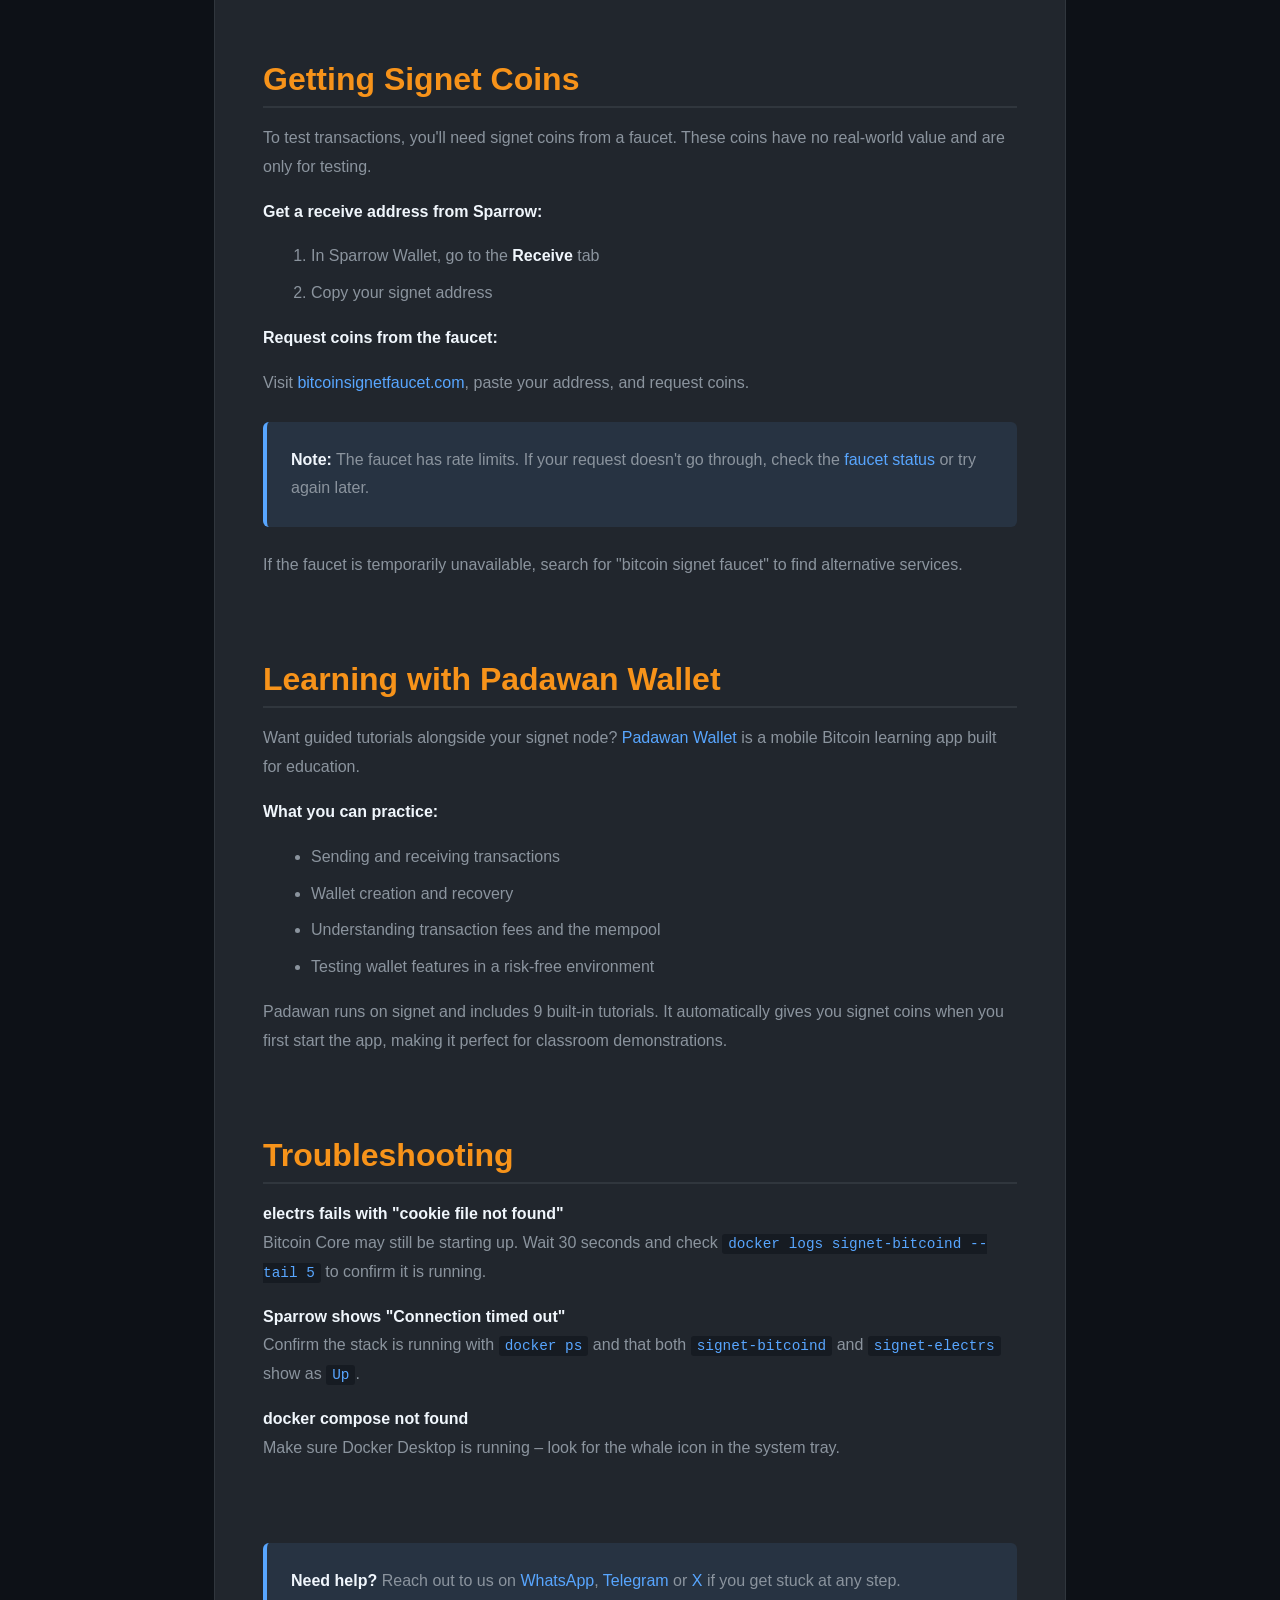
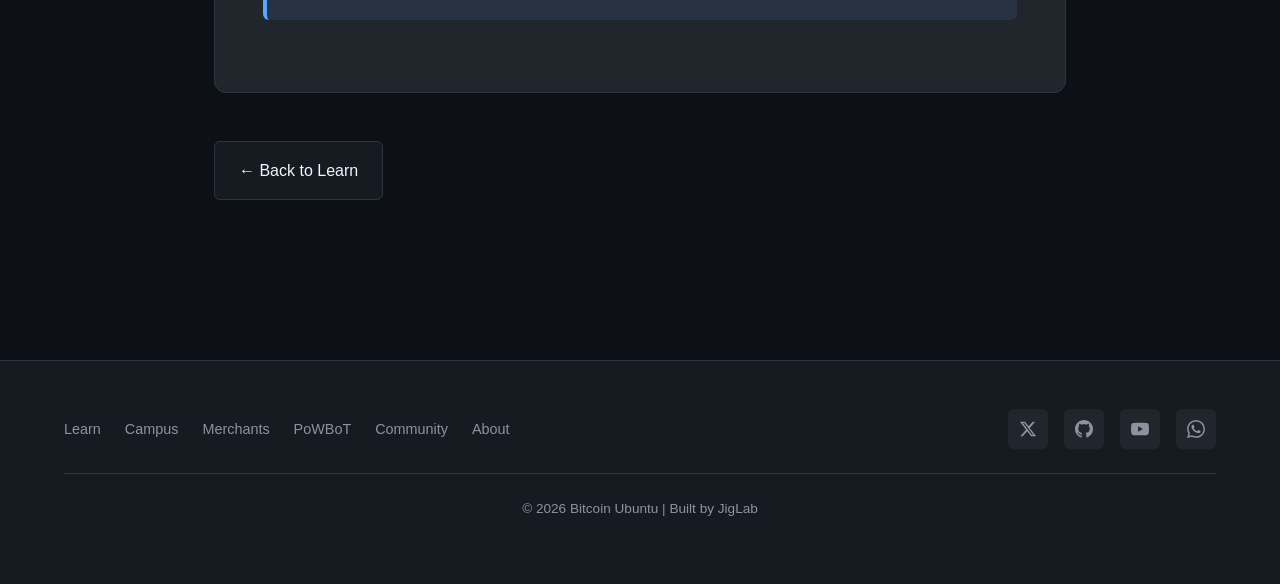
<file: articles/signet-guide.html>
<!DOCTYPE html>
<html lang="en">
<head>
    <meta charset="UTF-8">
    <meta name="viewport" content="width=device-width, initial-scale=1.0">
    <title>Local Signet Stack for Sparrow Wallet - Bitcoin Ubuntu</title>
    <meta name="description" content="Set up your own local signet node for Sparrow Wallet - perfect for safe Bitcoin testing and teaching">

    <!-- Favicon -->
    <link rel="icon" type="image/png" href="../assets/images/logo.png">

    <!-- Open Graph -->
    <meta property="og:type" content="website">
    <meta property="og:url" content="https://bitcoinubuntu.org/articles/signet-guide.html">
    <meta property="og:title" content="Local Signet Stack for Sparrow Wallet - Bitcoin Ubuntu">
    <meta property="og:description" content="Set up your own local signet node for Sparrow Wallet - perfect for safe Bitcoin testing and teaching">
    <meta property="og:image" content="https://bitcoinubuntu.org/assets/images/logo.png">

    <!-- Styles -->
    <link rel="stylesheet" href="../assets/css/styles.css">

    <style>
        .guide-container {
            max-width: 900px;
            margin: 0 auto;
            padding: calc(var(--spacing-2xl) + 80px) var(--spacing-lg) var(--spacing-2xl);
        }

        .guide-header {
            text-align: center;
            margin-bottom: var(--spacing-2xl);
        }

        .guide-header h1 {
            color: var(--accent-orange);
            margin-bottom: var(--spacing-md);
        }

        .guide-content {
            background: var(--bg-card);
            padding: var(--spacing-xl);
            border-radius: var(--radius-md);
            border: 1px solid var(--border);
        }

        .guide-content h2 {
            color: var(--accent-orange);
            margin-top: var(--spacing-2xl);
            margin-bottom: var(--spacing-md);
            padding-bottom: var(--spacing-sm);
            border-bottom: 2px solid var(--border);
        }

        .guide-content h2:first-child {
            margin-top: 0;
        }

        .guide-content h3 {
            color: var(--text-secondary);
            margin-top: var(--spacing-xl);
            margin-bottom: var(--spacing-md);
        }

        .guide-content p {
            color: var(--text-secondary);
            line-height: 1.8;
            margin-bottom: var(--spacing-md);
        }

        .guide-content strong {
            color: var(--text-primary);
            font-weight: 600;
        }

        .guide-content ul, .guide-content ol {
            margin-bottom: var(--spacing-md);
            padding-left: var(--spacing-xl);
            color: var(--text-secondary);
        }

        .guide-content li {
            margin-bottom: var(--spacing-sm);
            line-height: 1.8;
        }

        .guide-content code {
            background: var(--bg-secondary);
            padding: 2px 6px;
            border-radius: 3px;
            font-family: var(--font-mono);
            font-size: 0.9em;
            color: var(--accent-blue);
        }

        .guide-content pre {
            background: var(--bg-secondary);
            padding: var(--spacing-lg);
            border-radius: var(--radius-sm);
            border: 1px solid var(--border);
            overflow-x: auto;
            margin: var(--spacing-lg) 0;
            position: relative;
        }

        .guide-content pre code {
            background: none;
            padding: 0;
            color: var(--text-primary);
            font-size: 0.875rem;
        }

        .copy-button {
            position: absolute;
            top: 8px;
            right: 8px;
            padding: 6px 12px;
            background: var(--bg-card);
            border: 1px solid var(--border);
            border-radius: var(--radius-sm);
            color: var(--text-secondary);
            font-size: 0.75rem;
            cursor: pointer;
            transition: var(--transition-normal);
            font-family: var(--font-mono);
        }

        .copy-button:hover {
            background: var(--bg-secondary);
            color: var(--text-primary);
            border-color: var(--accent-blue);
        }

        .copy-button.copied {
            color: var(--accent-green);
            border-color: var(--accent-green);
        }

        .info-box {
            background: rgba(88, 166, 255, 0.1);
            border-left: 4px solid var(--accent-blue);
            padding: var(--spacing-lg);
            margin: var(--spacing-lg) 0;
            border-radius: var(--radius-sm);
        }

        .info-box p {
            margin-bottom: 0;
        }

        .warning-box {
            background: rgba(248, 81, 73, 0.1);
            border-left: 4px solid var(--accent-red);
            padding: var(--spacing-lg);
            margin: var(--spacing-lg) 0;
            border-radius: var(--radius-sm);
        }

        .warning-box p {
            margin-bottom: 0;
            color: var(--text-primary);
        }

        .success-box {
            background: rgba(63, 185, 80, 0.1);
            border-left: 4px solid var(--accent-green);
            padding: var(--spacing-lg);
            margin: var(--spacing-lg) 0;
            border-radius: var(--radius-sm);
        }

        .success-box p {
            margin-bottom: 0;
        }

        .tools-list {
            background: var(--bg-secondary);
            padding: var(--spacing-lg);
            border-radius: var(--radius-sm);
            margin: var(--spacing-lg) 0;
        }

        .tools-list h4 {
            color: var(--accent-purple);
            margin-bottom: var(--spacing-md);
        }

        .tools-list ul {
            padding-left: var(--spacing-lg);
        }

        .back-link {
            display: inline-block;
            margin-top: var(--spacing-xl);
            padding: var(--spacing-md) var(--spacing-lg);
            background: var(--bg-secondary);
            border: 1px solid var(--border);
            border-radius: var(--radius-sm);
            color: var(--text-primary);
            text-decoration: none;
            transition: var(--transition-normal);
        }

        .back-link:hover {
            background: var(--bg-card);
            border-color: var(--accent-orange);
        }

        @media (max-width: 768px) {
            .guide-container {
                padding: calc(var(--spacing-xl) + 80px) var(--spacing-md) var(--spacing-xl);
            }

            .guide-content {
                padding: var(--spacing-lg);
            }

            .guide-content pre {
                padding: var(--spacing-md);
            }
        }
    </style>
</head>
<body>
    <!-- Navigation -->
    <nav class="nav">
        <div class="nav-container">
            <a href="../index.html" class="nav-logo">
                <img src="../assets/images/logo.png" alt="Bitcoin Ubuntu">
            </a>
            <button class="nav-toggle" type="button" aria-label="Menu" aria-expanded="false" aria-controls="nav-links">
                <span></span>
                <span></span>
                <span></span>
            </button>
            <ul class="nav-links" id="nav-links">
                <li><a href="../index.html#learn">Learn</a></li>
                <li><a href="https://campus.bitcoinubuntu.org/">Campus</a></li>
                <li><a href="../index.html#merchants">Merchants</a></li>
                <li><a href="../index.html#powbot">PoWBoT</a></li>
                <li><a href="../index.html#community">Community</a></li>
                <!-- <li><a href="../index.html#support">Support</a></li> -->
                <li><a href="../index.html#about">About</a></li>
            </ul>
        </div>
    </nav>

    <div class="guide-container">
        <div class="guide-header">
            <h1>Local Signet Stack for Sparrow Wallet</h1>
            <p style="color: var(--text-secondary); font-size: 1.125rem;">Bitcoin Core v28 + electrs v0.10.9 on Windows via Docker</p>
        </div>

        <div class="guide-content">
            <h2>What is this?</h2>
            <p>A local signet stack for use with Sparrow Wallet – ideal for teaching and testing without relying on third-party Electrum servers.</p>

            <p>This setup gives you a complete Bitcoin testing environment running on your own machine. The signet network uses fake Bitcoin with no real-world value, making it perfect for classroom demonstrations, wallet testing, and practicing Bitcoin workflows without risk.</p>

            <h2>Use Cases</h2>
            <ul>
                <li><strong>Bitcoin education:</strong> Demonstrate transactions, wallet recovery, and Bitcoin workflows to students without using real funds</li>
                <li><strong>Wallet testing:</strong> Test wallet features, recovery procedures, and transaction flows in a safe environment</li>
                <li><strong>Privacy:</strong> No third-party servers tracking your test wallet addresses or balances</li>
            </ul>

            <h2>Overview</h2>
            <p>This setup runs Bitcoin Core and electrs in Docker containers. Sparrow Wallet connects to your local node on port <code>60601</code>.</p>
            <p><strong>Disk space required:</strong> ~30 GB<br>
            <strong>Sync time:</strong> 15–30 minutes</p>

            <h2>Prerequisites</h2>
            <div class="tools-list">
                <ul>
                    <li>Windows 10/11</li>
                    <li><a href="https://www.docker.com/products/docker-desktop/" target="_blank" style="color: var(--accent-blue);">Docker Desktop</a> installed and running</li>
                    <li><a href="https://sparrowwallet.com/" target="_blank" style="color: var(--accent-blue);">Sparrow Wallet</a> installed</li>
                </ul>
            </div>

            <h2>Step 1 – Create project files</h2>
            <p>Open PowerShell, create the project folder, and navigate into it:</p>
            <pre><code>mkdir ~/signet-stack
cd ~/signet-stack</code></pre>

            <p>Create a file named <code>docker-compose.yml</code> with the following content:</p>
            <pre><code>services:
  bitcoind:
    image: bitcoin/bitcoin:28
    container_name: signet-bitcoind
    restart: unless-stopped
    volumes:
      - bitcoin_data:/home/bitcoin/.bitcoin
    command:
      - -signet
      - -server=1
      - -rpcallowip=0.0.0.0/0
      - -rpcbind=0.0.0.0
      - -txindex=1
      - -zmqpubrawblock=tcp://0.0.0.0:28332
      - -zmqpubrawtx=tcp://0.0.0.0:28333
    ports:
      - "38332:38332"
      - "38333:38333"
      - "28332:28332"
      - "28333:28333"

  electrs:
    build:
      context: .
      dockerfile: Dockerfile.electrs
    container_name: signet-electrs
    restart: unless-stopped
    user: "0"
    depends_on:
      - bitcoind
    command:
      - --network=signet
      - --daemon-rpc-addr=bitcoind:38332
      - --daemon-p2p-addr=bitcoind:38333
      - --electrum-rpc-addr=0.0.0.0:60601
      - --db-dir=/data
      - --log-filters=INFO
      - --cookie-file=/bitcoin/signet/.cookie
    volumes:
      - bitcoin_data:/bitcoin
      - electrs_data:/data
    ports:
      - "60601:60601"

volumes:
  bitcoin_data:
  electrs_data:</code></pre>

            <h2>Step 2 – Create Dockerfile.electrs</h2>
            <p>In the same <code>~/signet-stack</code> folder, create a file named <code>Dockerfile.electrs</code> with the following content:</p>
            <pre><code>FROM rust:1.85-slim AS builder
RUN apt-get update && apt-get install -y clang cmake libclang-dev
RUN cargo install electrs --version 0.10.9
FROM debian:bookworm-slim
RUN apt-get update && apt-get install -y libssl3 ca-certificates && rm -rf /var/lib/apt/lists/*
COPY --from=builder /usr/local/cargo/bin/electrs /usr/local/bin/electrs
ENTRYPOINT ["electrs"]</code></pre>

            <h2>Step 3 – Build and start the stack</h2>
            <p>From <code>~/signet-stack</code>, run:</p>
            <pre><code>docker compose up -d --build</code></pre>
            <p>The first run will take <strong>3–5 minutes</strong> as it compiles electrs from Rust source. Subsequent starts are instant.</p>

            <h2>Step 4 – Monitor sync progress</h2>
            <p>Watch Bitcoin Core sync the signet chain:</p>
            <pre><code>docker logs -f signet-bitcoind</code></pre>
            <p>You will see <code>Synchronizing blockheaders</code> followed by <code>UpdateTip</code> messages. Sync is complete when you see <code>progress=1.000000</code>.</p>
            <p>The signet chain is ~310,000 blocks and syncs in roughly 15–30 minutes.</p>
            <p>Check quickly at any time with:</p>
            <pre><code>docker logs signet-bitcoind --tail 5</code></pre>

            <h2>Step 5 – Monitor electrs indexing</h2>
            <p>Once Bitcoin Core is synced, watch electrs index the chain:</p>
            <pre><code>docker logs -f signet-electrs</code></pre>
            <p>Indexing is complete when you see <code>finished full compaction</code>. This typically takes a few minutes after Bitcoin Core reaches tip.</p>

            <h2>Step 6 – Connect Sparrow Wallet</h2>
            <p>In Sparrow Wallet running in signet mode (launch with <code>-n signet</code> flag, or switch network via <strong>Tools → Restart In → Signet</strong>):</p>
            <ol>
                <li>Go to <strong>File → Preferences → Server</strong></li>
                <li>Select <strong>Private Electrum</strong></li>
                <li>Set:
                    <ul>
                        <li>URL: <code>127.0.0.1</code></li>
                        <li>Port: <code>60601</code></li>
                        <li>Use SSL: <strong>off</strong></li>
                    </ul>
                </li>
                <li>Click <strong>Test Connection</strong></li>
            </ol>
            <div class="info-box">
                <p>You should see a successful connection with the server banner:<br>
                <code>Welcome to electrs 0.10.9 (Electrum Rust Server)!</code></p>
            </div>

            <h2>Daily use</h2>
            <p>After initial setup, the signet stack containers are configured to auto-start whenever Docker Desktop launches (due to the <code>restart: unless-stopped</code> policy).</p>

            <p><strong>Simplest method:</strong></p>
            <ul>
                <li>Open Docker Desktop to start the stack automatically</li>
                <li>Close Docker Desktop when you're done (or leave it running)</li>
            </ul>

            <p><strong>Alternative methods:</strong></p>
            <p>Use the Docker Desktop GUI to start/stop individual containers, or use command-line from <code>~/signet-stack</code>:</p>

            <p><strong>Start the stack:</strong></p>
            <pre><code>docker compose up -d</code></pre>

            <p><strong>Stop the stack:</strong></p>
            <pre><code>docker compose down</code></pre>

            <div class="info-box">
                <p><strong>Note:</strong> The Bitcoin Core chain data and electrs index are stored in Docker named volumes and persist between restarts. You won't need to resync from scratch – the node will catch up on blocks mined while it was offline (usually takes 1-2 minutes).</p>
            </div>

            <h2>Getting Signet Coins</h2>
            <p>To test transactions, you'll need signet coins from a faucet. These coins have no real-world value and are only for testing.</p>

            <p><strong>Get a receive address from Sparrow:</strong></p>
            <ol>
                <li>In Sparrow Wallet, go to the <strong>Receive</strong> tab</li>
                <li>Copy your signet address</li>
            </ol>

            <p><strong>Request coins from the faucet:</strong></p>
            <p>Visit <a href="https://bitcoinsignetfaucet.com/" target="_blank" style="color: var(--accent-blue);">bitcoinsignetfaucet.com</a>, paste your address, and request coins.</p>

            <div class="info-box">
                <p><strong>Note:</strong> The faucet has rate limits. If your request doesn't go through, check the <a href="https://bitcoinsignetfaucet.com/status" target="_blank" style="color: var(--accent-blue);">faucet status</a> or try again later.</p>
            </div>

            <p>If the faucet is temporarily unavailable, search for "bitcoin signet faucet" to find alternative services.</p>

            <h2>Learning with Padawan Wallet</h2>
            <p>Want guided tutorials alongside your signet node? <a href="https://padawanwallet.com/" target="_blank" style="color: var(--accent-blue);">Padawan Wallet</a> is a mobile Bitcoin learning app built for education.</p>

            <p><strong>What you can practice:</strong></p>
            <ul>
                <li>Sending and receiving transactions</li>
                <li>Wallet creation and recovery</li>
                <li>Understanding transaction fees and the mempool</li>
                <li>Testing wallet features in a risk-free environment</li>
            </ul>

            <p>Padawan runs on signet and includes 9 built-in tutorials. It automatically gives you signet coins when you first start the app, making it perfect for classroom demonstrations.</p>

            <h2>Troubleshooting</h2>

            <p><strong>electrs fails with "cookie file not found"</strong><br>
            Bitcoin Core may still be starting up. Wait 30 seconds and check <code>docker logs signet-bitcoind --tail 5</code> to confirm it is running.</p>

            <p><strong>Sparrow shows "Connection timed out"</strong><br>
            Confirm the stack is running with <code>docker ps</code> and that both <code>signet-bitcoind</code> and <code>signet-electrs</code> show as <code>Up</code>.</p>

            <p><strong>docker compose not found</strong><br>
            Make sure Docker Desktop is running – look for the whale icon in the system tray.</p>

            <div class="info-box" style="margin-top: var(--spacing-2xl);">
                <p><strong>Need help?</strong> Reach out to us on <a href="https://wa.me/27713389109" target="_blank" style="color: var(--accent-blue);">WhatsApp</a>, <a href="https://t.me/bitcoinubuntu" target="_blank" style="color: var(--accent-blue);">Telegram</a> or <a href="https://x.com/BitcoinUbuntu" target="_blank" style="color: var(--accent-blue);">X</a> if you get stuck at any step.</p>
            </div>
        </div>

        <a href="../index.html#learn" class="back-link">← Back to Learn</a>
    </div>

    <!-- Footer -->
    <footer class="footer" style="margin-top: var(--spacing-2xl);">
        <div class="container">
            <div class="footer-content">
                <button class="footer-toggle" type="button" aria-label="Site links" aria-expanded="false" aria-controls="footer-links">
                    <span></span>
                    <span></span>
                    <span></span>
                </button>
                <ul class="footer-links" id="footer-links">
                    <li><a href="../index.html#learn">Learn</a></li>
                    <li><a href="https://campus.bitcoinubuntu.org/">Campus</a></li>
                    <li><a href="../index.html#merchants">Merchants</a></li>
                    <li><a href="../index.html#powbot">PoWBoT</a></li>
                    <li><a href="../index.html#community">Community</a></li>
                    <!-- <li><a href="../index.html#support">Support</a></li> -->
                    <li><a href="../index.html#about">About</a></li>
                </ul>
                <div class="footer-social">
                    <a href="https://x.com/BitcoinUbuntu" target="_blank" title="X (Twitter)">
                        <svg width="18" height="18" viewBox="0 0 24 24" fill="currentColor"><path d="M18.244 2.25h3.308l-7.227 8.26 8.502 11.24H16.17l-5.214-6.817L4.99 21.75H1.68l7.73-8.835L1.254 2.25H8.08l4.713 6.231zm-1.161 17.52h1.833L7.084 4.126H5.117z"/></svg>
                    </a>
                    <a href="https://github.com/BitcoinUbuntu" target="_blank" title="GitHub">
                        <svg width="18" height="18" viewBox="0 0 24 24" fill="currentColor"><path d="M12 0c-6.626 0-12 5.373-12 12 0 5.302 3.438 9.8 8.207 11.387.599.111.793-.261.793-.577v-2.234c-3.338.726-4.033-1.416-4.033-1.416-.546-1.387-1.333-1.756-1.333-1.756-1.089-.745.083-.729.083-.729 1.205.084 1.839 1.237 1.839 1.237 1.07 1.834 2.807 1.304 3.492.997.107-.775.418-1.305.762-1.604-2.665-.305-5.467-1.334-5.467-5.931 0-1.311.469-2.381 1.236-3.221-.124-.303-.535-1.524.117-3.176 0 0 1.008-.322 3.301 1.23.957-.266 1.983-.399 3.003-.404 1.02.005 2.047.138 3.006.404 2.291-1.552 3.297-1.23 3.297-1.23.653 1.653.242 2.874.118 3.176.77.84 1.235 1.911 1.235 3.221 0 4.609-2.807 5.624-5.479 5.921.43.372.823 1.102.823 2.222v3.293c0 .319.192.694.801.576 4.765-1.589 8.199-6.086 8.199-11.386 0-6.627-5.373-12-12-12z"/></svg>
                    </a>
                    <a href="https://www.youtube.com/@BitcoinUbuntu" target="_blank" title="YouTube">
                        <svg width="18" height="18" viewBox="0 0 24 24" fill="currentColor"><path d="M23.498 6.186a3.016 3.016 0 0 0-2.122-2.136C19.505 3.545 12 3.545 12 3.545s-7.505 0-9.377.505A3.017 3.017 0 0 0 .502 6.186C0 8.07 0 12 0 12s0 3.93.502 5.814a3.016 3.016 0 0 0 2.122 2.136c1.871.505 9.376.505 9.376.505s7.505 0 9.377-.505a3.015 3.015 0 0 0 2.122-2.136C24 15.93 24 12 24 12s0-3.93-.502-5.814zM9.545 15.568V8.432L15.818 12l-6.273 3.568z"/></svg>
                    </a>
                    <a href="https://wa.me/27713389109" target="_blank" title="WhatsApp">
                        <svg width="18" height="18" viewBox="0 0 24 24" fill="currentColor"><path d="M17.472 14.382c-.297-.149-1.758-.867-2.03-.967-.273-.099-.471-.148-.67.15-.197.297-.767.966-.94 1.164-.173.199-.347.223-.644.075-.297-.15-1.255-.463-2.39-1.475-.883-.788-1.48-1.761-1.653-2.059-.173-.297-.018-.458.13-.606.134-.133.298-.347.446-.52.149-.174.198-.298.298-.497.099-.198.05-.371-.025-.52-.075-.149-.669-1.612-.916-2.207-.242-.579-.487-.5-.669-.51-.173-.008-.371-.01-.57-.01-.198 0-.52.074-.792.372-.272.297-1.04 1.016-1.04 2.479 0 1.462 1.065 2.875 1.213 3.074.149.198 2.096 3.2 5.077 4.487.709.306 1.262.489 1.694.625.712.227 1.36.195 1.871.118.571-.085 1.758-.719 2.006-1.413.248-.694.248-1.289.173-1.413-.074-.124-.272-.198-.57-.347m-5.421 7.403h-.004a9.87 9.87 0 01-5.031-1.378l-.361-.214-3.741.982.998-3.648-.235-.374a9.86 9.86 0 01-1.51-5.26c.001-5.45 4.436-9.884 9.888-9.884 2.64 0 5.122 1.03 6.988 2.898a9.825 9.825 0 012.893 6.994c-.003 5.45-4.437 9.884-9.885 9.884m8.413-18.297A11.815 11.815 0 0012.05 0C5.495 0 .16 5.335.157 11.892c0 2.096.547 4.142 1.588 5.945L.057 24l6.305-1.654a11.882 11.882 0 005.683 1.448h.005c6.554 0 11.89-5.335 11.893-11.893a11.821 11.821 0 00-3.48-8.413z"/></svg>
                    </a>
                </div>
            </div>
            <p class="footer-copy">
                &copy; 2026 Bitcoin Ubuntu | Built by JigLab
            </p>
        </div>
    </footer>

    <!-- JavaScript -->
    <script src="../assets/js/main.js"></script>
    <script>
        // Add copy buttons to all code blocks
        document.addEventListener('DOMContentLoaded', function() {
            const codeBlocks = document.querySelectorAll('.guide-content pre');

            codeBlocks.forEach(function(block) {
                const button = document.createElement('button');
                button.className = 'copy-button';
                button.textContent = 'Copy';
                button.setAttribute('aria-label', 'Copy code to clipboard');

                button.addEventListener('click', function() {
                    const code = block.querySelector('code');
                    const text = code.textContent;

                    navigator.clipboard.writeText(text).then(function() {
                        button.textContent = 'Copied!';
                        button.classList.add('copied');

                        setTimeout(function() {
                            button.textContent = 'Copy';
                            button.classList.remove('copied');
                        }, 2000);
                    }).catch(function(err) {
                        console.error('Failed to copy:', err);
                        button.textContent = 'Failed';
                        setTimeout(function() {
                            button.textContent = 'Copy';
                        }, 2000);
                    });
                });

                block.appendChild(button);
            });
        });
    </script>
</body>
</html>
</file>
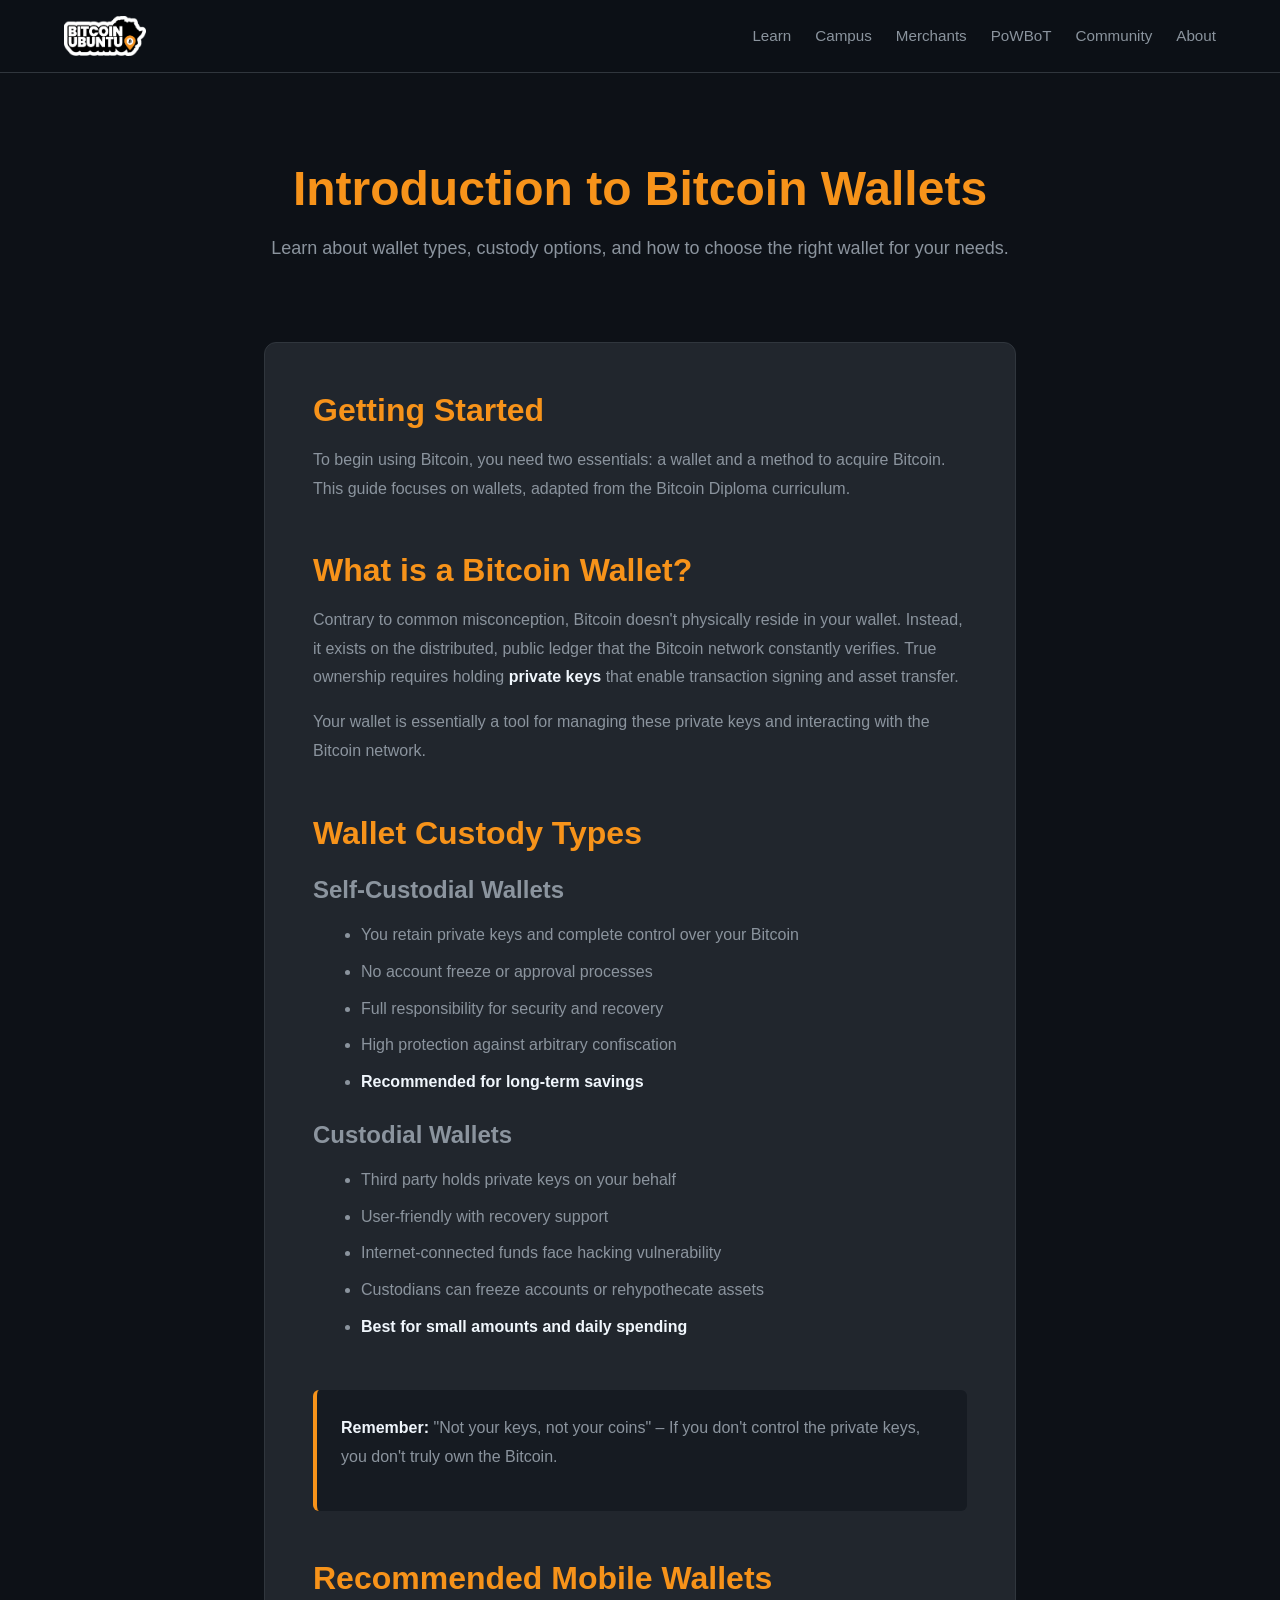
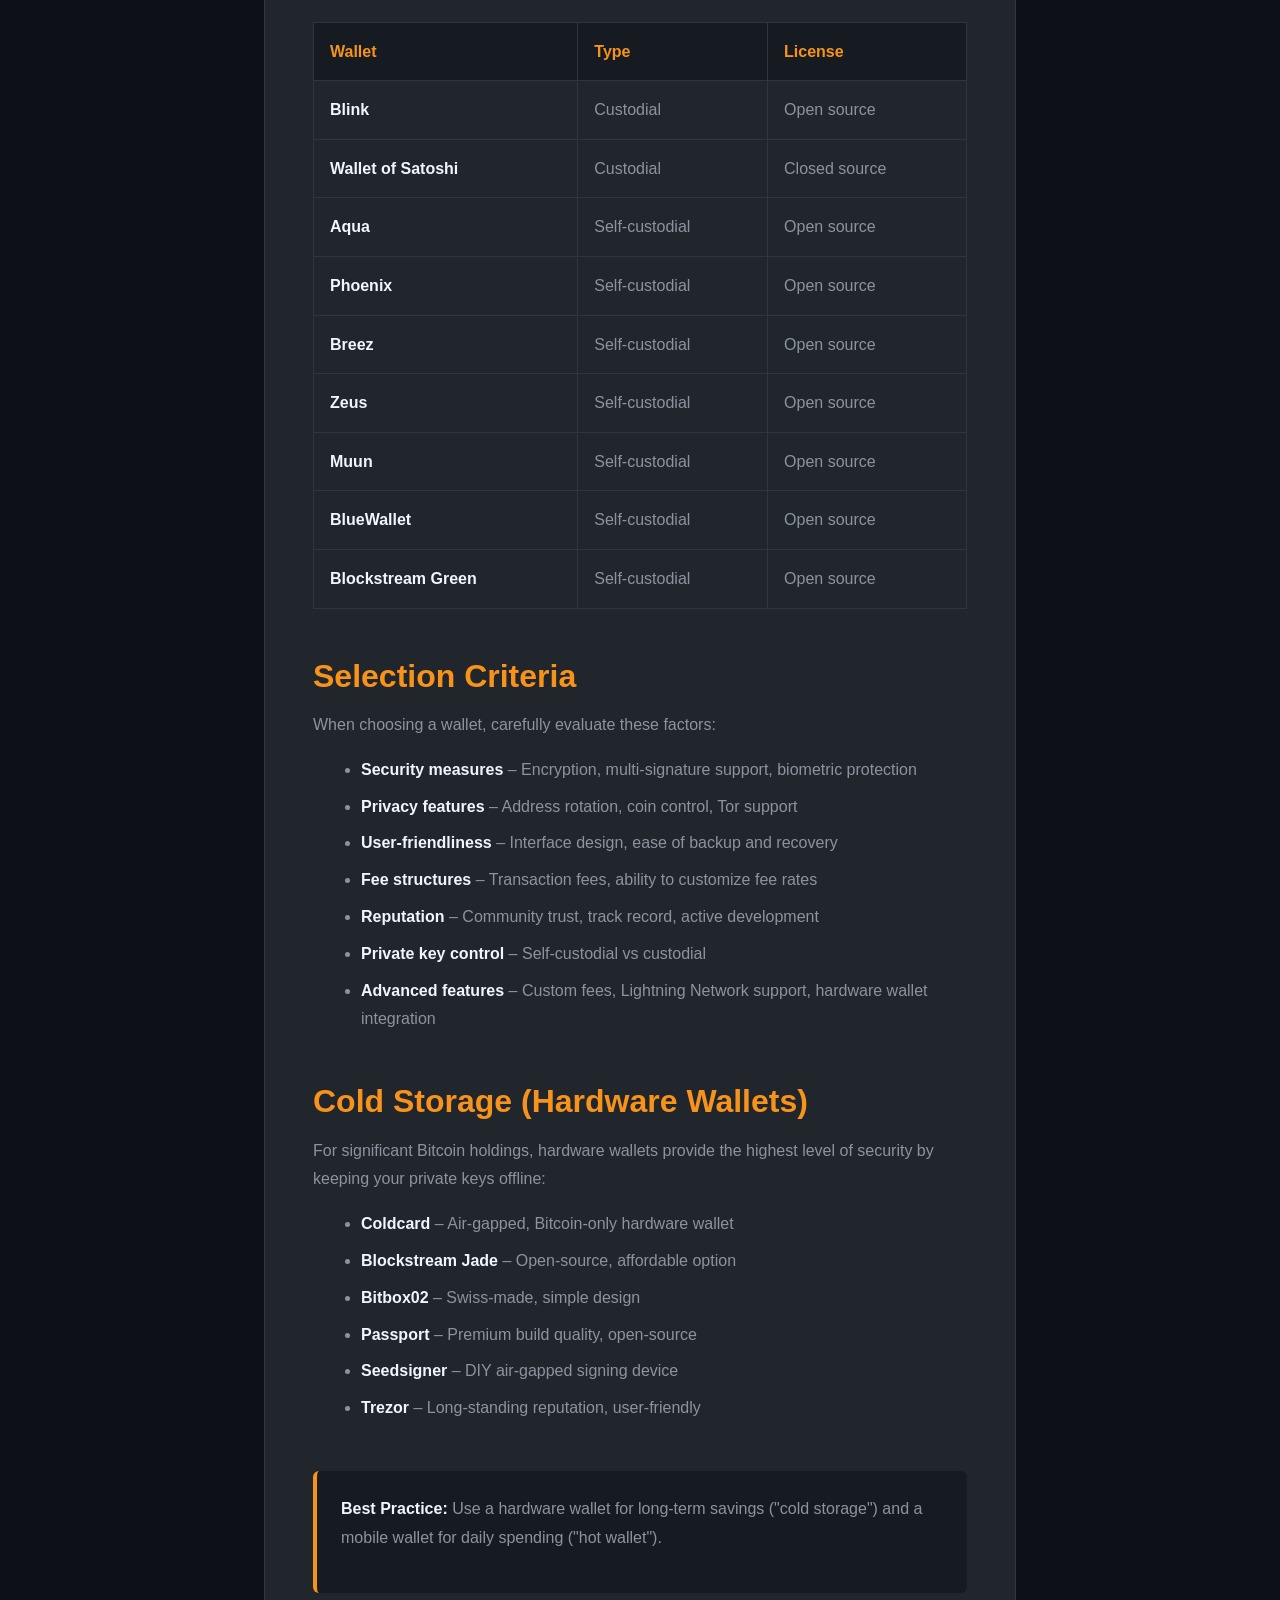
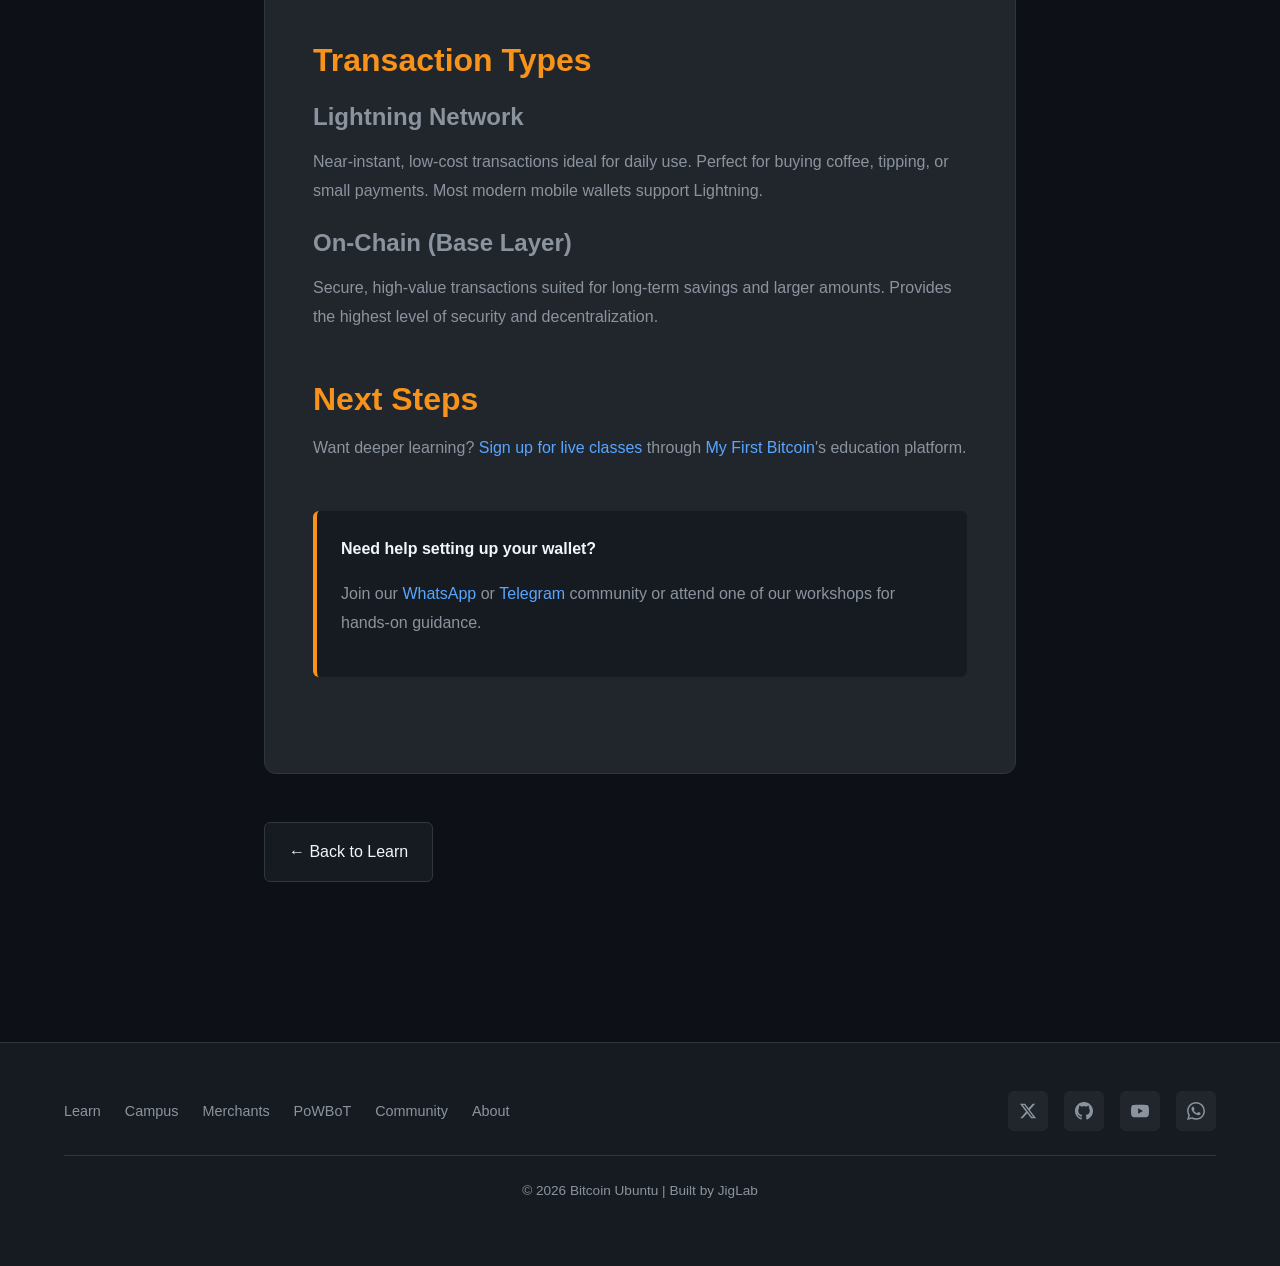
<file: articles/wallets.html>
<!DOCTYPE html>
<html lang="en">
<head>
    <meta charset="UTF-8">
    <meta name="viewport" content="width=device-width, initial-scale=1.0">
    <title>Introduction to Bitcoin Wallets –Bitcoin Ubuntu</title>
    <meta name="description" content="Learn about Bitcoin wallets, custody types, and how to choose the right wallet for your needs.">

    <!-- Favicon -->
    <link rel="icon" type="image/png" href="../assets/images/logo.png">

    <!-- Open Graph -->
    <meta property="og:type" content="website">
    <meta property="og:url" content="https://bitcoinubuntu.org/articles/wallets.html">
    <meta property="og:title" content="Introduction to Bitcoin Wallets –Bitcoin Ubuntu">
    <meta property="og:description" content="Learn about Bitcoin wallets, custody types, and how to choose the right wallet for your needs.">
    <meta property="og:image" content="https://bitcoinubuntu.org/assets/images/logo.png">

    <!-- Styles -->
    <link rel="stylesheet" href="../assets/css/styles.css">

    <style>
        .guide-container {
            max-width: 800px;
            margin: 0 auto;
            padding: calc(var(--spacing-2xl) + 80px) var(--spacing-lg) var(--spacing-2xl);
        }

        .guide-header {
            text-align: center;
            margin-bottom: var(--spacing-2xl);
        }

        .guide-header h1 {
            color: var(--accent-orange);
            margin-bottom: var(--spacing-md);
        }

        .guide-content {
            background: var(--bg-card);
            padding: var(--spacing-xl);
            border-radius: var(--radius-md);
            border: 1px solid var(--border);
        }

        .guide-content h2 {
            color: var(--accent-orange);
            margin-top: var(--spacing-xl);
            margin-bottom: var(--spacing-md);
        }

        .guide-content h2:first-child {
            margin-top: 0;
        }

        .guide-content h3 {
            color: var(--text-secondary);
            margin-top: var(--spacing-lg);
        }

        .guide-content p {
            color: var(--text-secondary);
            line-height: 1.8;
        }

        .guide-content strong {
            color: var(--text-primary);
            font-weight: 600;
        }

        .guide-content ul, .guide-content ol {
            margin-bottom: var(--spacing-md);
            padding-left: var(--spacing-xl);
            color: var(--text-secondary);
        }

        .guide-content li {
            margin-bottom: var(--spacing-sm);
            line-height: 1.8;
        }

        .wallet-table {
            width: 100%;
            border-collapse: collapse;
            margin: var(--spacing-lg) 0;
        }

        .wallet-table th,
        .wallet-table td {
            padding: var(--spacing-md);
            text-align: left;
            border: 1px solid var(--border);
        }

        .wallet-table th {
            background: var(--bg-secondary);
            color: var(--accent-orange);
            font-weight: 600;
        }

        .wallet-table td {
            color: var(--text-secondary);
        }

        .wallet-table tbody tr:hover {
            background: var(--bg-secondary);
        }

        .cta-box {
            background: var(--bg-secondary);
            border-left: 4px solid var(--accent-orange);
            padding: var(--spacing-lg);
            margin: var(--spacing-xl) 0;
            border-radius: var(--radius-sm);
        }

        .cta-box p {
            margin-bottom: var(--spacing-md);
        }

        .cta-box a {
            color: var(--accent-blue);
            text-decoration: none;
            font-weight: 500;
        }

        .cta-box a:hover {
            text-decoration: underline;
        }

        .back-link {
            display: inline-block;
            margin-top: var(--spacing-xl);
            padding: var(--spacing-md) var(--spacing-lg);
            background: var(--bg-secondary);
            border: 1px solid var(--border);
            border-radius: var(--radius-sm);
            color: var(--text-primary);
            text-decoration: none;
            transition: var(--transition-normal);
        }

        .back-link:hover {
            background: var(--bg-card);
            border-color: var(--accent-orange);
        }

        @media (max-width: 768px) {
            .guide-container {
                padding: calc(var(--spacing-xl) + 80px) var(--spacing-md) var(--spacing-xl);
            }

            .guide-content {
                padding: var(--spacing-lg);
            }

            .wallet-table {
                font-size: 14px;
            }

            .wallet-table th,
            .wallet-table td {
                padding: var(--spacing-sm);
            }
        }
    </style>
</head>
<body>
    <!-- Navigation -->
    <nav class="nav">
        <div class="nav-container">
            <a href="../index.html" class="nav-logo">
                <img src="../assets/images/logo.png" alt="Bitcoin Ubuntu">
            </a>
            <button class="nav-toggle" type="button" aria-label="Menu" aria-expanded="false" aria-controls="nav-links">
                <span></span>
                <span></span>
                <span></span>
            </button>
            <ul class="nav-links" id="nav-links">
                <li><a href="../index.html#learn">Learn</a></li>
                <li><a href="https://campus.bitcoinubuntu.org/">Campus</a></li>
                <li><a href="../index.html#merchants">Merchants</a></li>
                <li><a href="../index.html#powbot">PoWBoT</a></li>
                <li><a href="../index.html#community">Community</a></li>
                <!-- <li><a href="../index.html#support">Support</a></li> -->
                <li><a href="../index.html#about">About</a></li>
            </ul>
        </div>
    </nav>

    <div class="guide-container">
        <div class="guide-header">
            <h1>Introduction to Bitcoin Wallets</h1>
            <p style="color: var(--text-secondary); font-size: 1.125rem;">Learn about wallet types, custody options, and how to choose the right wallet for your needs.</p>
        </div>

        <div class="guide-content">
            <h2>Getting Started</h2>
            <p>To begin using Bitcoin, you need two essentials: a wallet and a method to acquire Bitcoin. This guide focuses on wallets, adapted from the Bitcoin Diploma curriculum.</p>

            <h2>What is a Bitcoin Wallet?</h2>
            <p>Contrary to common misconception, Bitcoin doesn't physically reside in your wallet. Instead, it exists on the distributed, public ledger that the Bitcoin network constantly verifies. True ownership requires holding <strong>private keys</strong> that enable transaction signing and asset transfer.</p>
            <p>Your wallet is essentially a tool for managing these private keys and interacting with the Bitcoin network.</p>

            <h2>Wallet Custody Types</h2>

            <h3>Self-Custodial Wallets</h3>
            <ul>
                <li>You retain private keys and complete control over your Bitcoin</li>
                <li>No account freeze or approval processes</li>
                <li>Full responsibility for security and recovery</li>
                <li>High protection against arbitrary confiscation</li>
                <li><strong>Recommended for long-term savings</strong></li>
            </ul>

            <h3>Custodial Wallets</h3>
            <ul>
                <li>Third party holds private keys on your behalf</li>
                <li>User-friendly with recovery support</li>
                <li>Internet-connected funds face hacking vulnerability</li>
                <li>Custodians can freeze accounts or rehypothecate assets</li>
                <li><strong>Best for small amounts and daily spending</strong></li>
            </ul>

            <div class="cta-box">
                <p><strong>Remember:</strong> "Not your keys, not your coins" – If you don't control the private keys, you don't truly own the Bitcoin.</p>
            </div>

            <h2>Recommended Mobile Wallets</h2>

            <table class="wallet-table">
                <thead>
                    <tr>
                        <th>Wallet</th>
                        <th>Type</th>
                        <th>License</th>
                    </tr>
                </thead>
                <tbody>
                    <tr>
                        <td><strong>Blink</strong></td>
                        <td>Custodial</td>
                        <td>Open source</td>
                    </tr>
                    <tr>
                        <td><strong>Wallet of Satoshi</strong></td>
                        <td>Custodial</td>
                        <td>Closed source</td>
                    </tr>
                    <tr>
                        <td><strong>Aqua</strong></td>
                        <td>Self-custodial</td>
                        <td>Open source</td>
                    </tr>
                    <tr>
                        <td><strong>Phoenix</strong></td>
                        <td>Self-custodial</td>
                        <td>Open source</td>
                    </tr>
                    <tr>
                        <td><strong>Breez</strong></td>
                        <td>Self-custodial</td>
                        <td>Open source</td>
                    </tr>
                    <tr>
                        <td><strong>Zeus</strong></td>
                        <td>Self-custodial</td>
                        <td>Open source</td>
                    </tr>
                    <tr>
                        <td><strong>Muun</strong></td>
                        <td>Self-custodial</td>
                        <td>Open source</td>
                    </tr>
                    <tr>
                        <td><strong>BlueWallet</strong></td>
                        <td>Self-custodial</td>
                        <td>Open source</td>
                    </tr>
                    <tr>
                        <td><strong>Blockstream Green</strong></td>
                        <td>Self-custodial</td>
                        <td>Open source</td>
                    </tr>
                </tbody>
            </table>

            <h2>Selection Criteria</h2>
            <p>When choosing a wallet, carefully evaluate these factors:</p>
            <ul>
                <li><strong>Security measures</strong> – Encryption, multi-signature support, biometric protection</li>
                <li><strong>Privacy features</strong> – Address rotation, coin control, Tor support</li>
                <li><strong>User-friendliness</strong> – Interface design, ease of backup and recovery</li>
                <li><strong>Fee structures</strong> – Transaction fees, ability to customize fee rates</li>
                <li><strong>Reputation</strong> – Community trust, track record, active development</li>
                <li><strong>Private key control</strong> – Self-custodial vs custodial</li>
                <li><strong>Advanced features</strong> – Custom fees, Lightning Network support, hardware wallet integration</li>
            </ul>

            <h2>Cold Storage (Hardware Wallets)</h2>
            <p>For significant Bitcoin holdings, hardware wallets provide the highest level of security by keeping your private keys offline:</p>
            <ul>
                <li><strong>Coldcard</strong> – Air-gapped, Bitcoin-only hardware wallet</li>
                <li><strong>Blockstream Jade</strong> – Open-source, affordable option</li>
                <li><strong>Bitbox02</strong> – Swiss-made, simple design</li>
                <li><strong>Passport</strong> – Premium build quality, open-source</li>
                <li><strong>Seedsigner</strong> – DIY air-gapped signing device</li>
                <li><strong>Trezor</strong> – Long-standing reputation, user-friendly</li>
            </ul>

            <div class="cta-box">
                <p><strong>Best Practice:</strong> Use a hardware wallet for long-term savings ("cold storage") and a mobile wallet for daily spending ("hot wallet").</p>
            </div>

            <h2>Transaction Types</h2>

            <h3>Lightning Network</h3>
            <p>Near-instant, low-cost transactions ideal for daily use. Perfect for buying coffee, tipping, or small payments. Most modern mobile wallets support Lightning.</p>

            <h3>On-Chain (Base Layer)</h3>
            <p>Secure, high-value transactions suited for long-term savings and larger amounts. Provides the highest level of security and decentralization.</p>

            <h2>Next Steps</h2>
            <p>Want deeper learning? <a href="https://edu.myfirstbitcoin.io/" target="_blank" style="color: var(--accent-blue);">Sign up for live classes</a> through <a href="https://myfirstbitcoin.io/" target="_blank" style="color: var(--accent-blue);">My First Bitcoin</a>'s education platform.</p>

            <div class="cta-box" style="margin-top: var(--spacing-xl);">
                <p><strong>Need help setting up your wallet?</strong></p>
                <p>Join our <a href="https://wa.me/27713389109" target="_blank" style="color: var(--accent-blue);">WhatsApp</a> or <a href="https://t.me/bitcoinubuntu" target="_blank" style="color: var(--accent-blue);">Telegram</a> community or attend one of our workshops for hands-on guidance.</p>
            </div>
        </div>

        <a href="../index.html#learn" class="back-link">← Back to Learn</a>
    </div>

    <!-- Footer -->
    <footer class="footer" style="margin-top: var(--spacing-2xl);">
        <div class="container">
            <div class="footer-content">
                <button class="footer-toggle" type="button" aria-label="Site links" aria-expanded="false" aria-controls="footer-links">
                    <span></span>
                    <span></span>
                    <span></span>
                </button>
                <ul class="footer-links" id="footer-links">
                    <li><a href="../index.html#learn">Learn</a></li>
                    <li><a href="https://campus.bitcoinubuntu.org/">Campus</a></li>
                    <li><a href="../index.html#merchants">Merchants</a></li>
                    <li><a href="../index.html#powbot">PoWBoT</a></li>
                    <li><a href="../index.html#community">Community</a></li>
                    <!-- <li><a href="../index.html#support">Support</a></li> -->
                    <li><a href="../index.html#about">About</a></li>
                </ul>
                <div class="footer-social">
                    <a href="https://x.com/BitcoinUbuntu" target="_blank" title="X (Twitter)">
                        <svg width="18" height="18" viewBox="0 0 24 24" fill="currentColor"><path d="M18.244 2.25h3.308l-7.227 8.26 8.502 11.24H16.17l-5.214-6.817L4.99 21.75H1.68l7.73-8.835L1.254 2.25H8.08l4.713 6.231zm-1.161 17.52h1.833L7.084 4.126H5.117z"/></svg>
                    </a>
                    <a href="https://github.com/BitcoinUbuntu" target="_blank" title="GitHub">
                        <svg width="18" height="18" viewBox="0 0 24 24" fill="currentColor"><path d="M12 0c-6.626 0-12 5.373-12 12 0 5.302 3.438 9.8 8.207 11.387.599.111.793-.261.793-.577v-2.234c-3.338.726-4.033-1.416-4.033-1.416-.546-1.387-1.333-1.756-1.333-1.756-1.089-.745.083-.729.083-.729 1.205.084 1.839 1.237 1.839 1.237 1.07 1.834 2.807 1.304 3.492.997.107-.775.418-1.305.762-1.604-2.665-.305-5.467-1.334-5.467-5.931 0-1.311.469-2.381 1.236-3.221-.124-.303-.535-1.524.117-3.176 0 0 1.008-.322 3.301 1.23.957-.266 1.983-.399 3.003-.404 1.02.005 2.047.138 3.006.404 2.291-1.552 3.297-1.23 3.297-1.23.653 1.653.242 2.874.118 3.176.77.84 1.235 1.911 1.235 3.221 0 4.609-2.807 5.624-5.479 5.921.43.372.823 1.102.823 2.222v3.293c0 .319.192.694.801.576 4.765-1.589 8.199-6.086 8.199-11.386 0-6.627-5.373-12-12-12z"/></svg>
                    </a>
                    <a href="https://www.youtube.com/@BitcoinUbuntu" target="_blank" title="YouTube">
                        <svg width="18" height="18" viewBox="0 0 24 24" fill="currentColor"><path d="M23.498 6.186a3.016 3.016 0 0 0-2.122-2.136C19.505 3.545 12 3.545 12 3.545s-7.505 0-9.377.505A3.017 3.017 0 0 0 .502 6.186C0 8.07 0 12 0 12s0 3.93.502 5.814a3.016 3.016 0 0 0 2.122 2.136c1.871.505 9.376.505 9.376.505s7.505 0 9.377-.505a3.015 3.015 0 0 0 2.122-2.136C24 15.93 24 12 24 12s0-3.93-.502-5.814zM9.545 15.568V8.432L15.818 12l-6.273 3.568z"/></svg>
                    </a>
                    <a href="https://wa.me/27713389109" target="_blank" title="WhatsApp">
                        <svg width="18" height="18" viewBox="0 0 24 24" fill="currentColor"><path d="M17.472 14.382c-.297-.149-1.758-.867-2.03-.967-.273-.099-.471-.148-.67.15-.197.297-.767.966-.94 1.164-.173.199-.347.223-.644.075-.297-.15-1.255-.463-2.39-1.475-.883-.788-1.48-1.761-1.653-2.059-.173-.297-.018-.458.13-.606.134-.133.298-.347.446-.52.149-.174.198-.298.298-.497.099-.198.05-.371-.025-.52-.075-.149-.669-1.612-.916-2.207-.242-.579-.487-.5-.669-.51-.173-.008-.371-.01-.57-.01-.198 0-.52.074-.792.372-.272.297-1.04 1.016-1.04 2.479 0 1.462 1.065 2.875 1.213 3.074.149.198 2.096 3.2 5.077 4.487.709.306 1.262.489 1.694.625.712.227 1.36.195 1.871.118.571-.085 1.758-.719 2.006-1.413.248-.694.248-1.289.173-1.413-.074-.124-.272-.198-.57-.347m-5.421 7.403h-.004a9.87 9.87 0 01-5.031-1.378l-.361-.214-3.741.982.998-3.648-.235-.374a9.86 9.86 0 01-1.51-5.26c.001-5.45 4.436-9.884 9.888-9.884 2.64 0 5.122 1.03 6.988 2.898a9.825 9.825 0 012.893 6.994c-.003 5.45-4.437 9.884-9.885 9.884m8.413-18.297A11.815 11.815 0 0012.05 0C5.495 0 .16 5.335.157 11.892c0 2.096.547 4.142 1.588 5.945L.057 24l6.305-1.654a11.882 11.882 0 005.683 1.448h.005c6.554 0 11.89-5.335 11.893-11.893a11.821 11.821 0 00-3.48-8.413z"/></svg>
                    </a>
                </div>
            </div>
            <p class="footer-copy">
                &copy; 2026 Bitcoin Ubuntu | Built by JigLab
            </p>
        </div>
    </footer>

    <!-- JavaScript -->
    <script src="../assets/js/main.js"></script>
</body>
</html>
</file>
<file: assets/css/styles.css>
/* Bitcoin Ubuntu - Main Stylesheet */

/* ========================================
   CSS CUSTOM PROPERTIES
   ======================================== */

:root {
    /* Backgrounds */
    --bg-primary: #0d1117;
    --bg-secondary: #161b22;
    --bg-card: #21262d;

    /* Text */
    --text-primary: #f0f6fc;
    --text-secondary: #8b949e;

    /* Vibrant Accents */
    --accent-orange: #f7931a;
    --accent-green: #3fb950;
    --accent-blue: #58a6ff;
    --accent-purple: #a371f7;
    --accent-red: #f85149;

    /* Borders */
    --border: #30363d;

    /* Typography - System UI fonts (matches PoWBoT dashboard) */
    --font-body: -apple-system, BlinkMacSystemFont, 'Segoe UI', Roboto, Oxygen, Ubuntu, sans-serif;
    --font-mono: ui-monospace, SFMono-Regular, 'SF Mono', Menlo, Consolas, 'Liberation Mono', monospace;

    /* Spacing */
    --spacing-xs: 4px;
    --spacing-sm: 8px;
    --spacing-md: 16px;
    --spacing-lg: 24px;
    --spacing-xl: 48px;
    --spacing-2xl: 80px;

    /* Border radius */
    --radius-sm: 6px;
    --radius-md: 12px;
    --radius-lg: 16px;

    /* Transitions */
    --transition-fast: 150ms ease;
    --transition-normal: 250ms ease;
}

/* ========================================
   RESET & BASE
   ======================================== */

*, *::before, *::after {
    margin: 0;
    padding: 0;
    box-sizing: border-box;
}

html {
    scroll-behavior: smooth;
    /* links from other pages (the articles, the Campus) land below the fixed header */
    scroll-padding-top: 77px;
    overflow-x: hidden;
}

@media (prefers-reduced-motion: reduce) {
    html {
        scroll-behavior: auto;
    }
    *, *::before, *::after {
        animation-duration: 0.01ms !important;
        animation-iteration-count: 1 !important;
        transition-duration: 0.01ms !important;
    }
}

body {
    font-family: var(--font-body);
    font-size: 16px;
    line-height: 1.6;
    color: var(--text-primary);
    background: var(--bg-primary);
    min-height: 100vh;
    overflow-x: hidden;
}

/* ========================================
   TYPOGRAPHY
   ======================================== */

h1, h2, h3, h4, h5, h6 {
    font-family: var(--font-body);
    font-weight: 600;
    line-height: 1.2;
    margin-bottom: var(--spacing-md);
}

h1 { font-size: 3rem; font-weight: 700; }
h2 { font-size: 2rem; }
h3 { font-size: 1.5rem; }
h4 { font-size: 1.25rem; }

p {
    margin-bottom: var(--spacing-md);
    color: var(--text-secondary);
}

a {
    color: var(--accent-blue);
    text-decoration: none;
    transition: color var(--transition-fast);
}

a:hover {
    color: var(--accent-orange);
}

a:focus-visible,
button:focus-visible {
    outline: 2px solid var(--accent-orange);
    outline-offset: 3px;
    border-radius: var(--radius-sm);
}

.skip-link {
    position: absolute;
    left: var(--spacing-md);
    top: -100px;
    z-index: 1001;
    padding: var(--spacing-sm) var(--spacing-md);
    background: var(--accent-orange);
    color: var(--bg-primary);
    font-weight: 600;
    border-radius: var(--radius-sm);
}

.skip-link:focus {
    top: var(--spacing-sm);
}

.sr-only {
    position: absolute;
    width: 1px;
    height: 1px;
    padding: 0;
    margin: -1px;
    overflow: hidden;
    clip: rect(0, 0, 0, 0);
    white-space: nowrap;
    border: 0;
}

.mono {
    font-family: var(--font-mono);
}

.text-orange { color: var(--accent-orange); }
.text-green { color: var(--accent-green); }
.text-blue { color: var(--accent-blue); }
.text-purple { color: var(--accent-purple); }

/* ========================================
   LAYOUT
   ======================================== */

.container {
    max-width: 1200px;
    margin: 0 auto;
    padding: 0 var(--spacing-lg);
}

.section {
    padding: var(--spacing-2xl) 0;
}

.section-header {
    text-align: center;
    margin-bottom: var(--spacing-xl);
}

.section-header h2 {
    color: var(--text-primary);
    margin-bottom: var(--spacing-sm);
}

.section-header p {
    font-size: 1.1rem;
    max-width: 600px;
    margin: 0 auto;
}

/* Section header with mascot */
.section-header-with-mascot {
    display: flex;
    align-items: center;
    justify-content: center;
    gap: var(--spacing-lg);
    margin-bottom: var(--spacing-xl);
    text-align: left;
}

.section-header-with-mascot .section-header-text {
    max-width: 600px;
}

.section-header-with-mascot h2 {
    color: var(--text-primary);
    margin-bottom: var(--spacing-sm);
}

.section-header-with-mascot p {
    font-size: 1.1rem;
    color: var(--text-secondary);
    margin: 0;
}

.section-mascot {
    height: 120px;
    width: auto;
    object-fit: contain;
    filter: drop-shadow(0 4px 12px rgba(247, 147, 26, 0.3));
    transition: transform 0.25s ease;
    flex-shrink: 0;
}

.section-mascot:hover {
    transform: scale(1.08);
}

@media (max-width: 600px) {
    .section-header-with-mascot {
        flex-direction: column;
        text-align: center;
    }

    .section-mascot {
        height: 100px;
    }
}

/* ========================================
   NAVIGATION
   ======================================== */

.nav {
    position: fixed;
    top: 0;
    left: 0;
    right: 0;
    z-index: 1000;
    background: rgba(13, 17, 23, 0.9);
    backdrop-filter: blur(10px);
    border-bottom: 1px solid var(--border);
}

.nav-container {
    max-width: 1200px;
    margin: 0 auto;
    padding: var(--spacing-md) var(--spacing-lg);
    display: flex;
    align-items: center;
    justify-content: space-between;
}

.nav-logo {
    display: flex;
    align-items: center;
    gap: var(--spacing-sm);
}

.nav-logo img {
    height: 40px;
    width: auto;
}

.nav-links {
    display: flex;
    align-items: center;
    gap: var(--spacing-lg);
    list-style: none;
}

.nav-links a {
    color: var(--text-secondary);
    font-weight: 500;
    font-size: 0.95rem;
    transition: color var(--transition-fast);
}

.nav-links a:hover,
.nav-links a.active {
    color: var(--accent-orange);
}

.nav-toggle {
    display: none;
    flex-direction: column;
    justify-content: center;
    align-items: center;
    min-width: 44px;
    min-height: 44px;
    gap: 4px;
    background: none;
    border: none;
    cursor: pointer;
    padding: var(--spacing-sm);
}

.nav-toggle span {
    width: 24px;
    height: 2px;
    background: var(--text-primary);
    transition: var(--transition-fast);
}

@media (max-width: 768px) {
    .nav-toggle {
        display: flex;
    }

    .nav-links {
        position: absolute;
        top: 100%;
        left: 0;
        right: 0;
        flex-direction: column;
        background: var(--bg-secondary);
        border-bottom: 1px solid var(--border);
        padding: var(--spacing-md) var(--spacing-lg);
        gap: var(--spacing-xs);
        display: none;
    }

    .nav-links.active {
        display: flex;
    }

    .nav-links a {
        display: block;
        padding: 10px 0;
    }
}

/* ========================================
   HERO SECTION
   ======================================== */

.hero {
    min-height: 100vh;
    display: flex;
    align-items: center;
    justify-content: center;
    text-align: center;
    padding: var(--spacing-2xl) var(--spacing-lg);
    padding-top: calc(var(--spacing-2xl) + 80px);
    position: relative;
    overflow: hidden;
}

.hero::before {
    content: '';
    position: absolute;
    top: 0;
    left: 0;
    right: 0;
    bottom: 0;
    background:
        repeating-linear-gradient(
            0deg,
            transparent,
            transparent 2px,
            rgba(247, 147, 26, 0.03) 2px,
            rgba(247, 147, 26, 0.03) 4px
        );
    pointer-events: none;
    opacity: 0.5;
}

.hero-content {
    position: relative;
    z-index: 1;
    max-width: 800px;
}

.hero-logo {
    max-width: 400px;
    width: 100%;
    height: auto;
    margin-bottom: var(--spacing-lg);
}

.hero-tagline {
    font-family: var(--font-mono);
    font-size: 1.25rem;
    color: var(--accent-orange);
    margin-bottom: var(--spacing-lg);
    line-height: 1.5;
}

.hero-description {
    font-size: 1.2rem;
    color: var(--text-secondary);
    margin-bottom: var(--spacing-xl);
    max-width: 600px;
    margin-left: auto;
    margin-right: auto;
}

.hero-title {
    margin: 0;
}

.hero-stats {
    display: flex;
    justify-content: center;
    gap: var(--spacing-xl);
    flex-wrap: wrap;
}

.hero-stat {
    display: block;
    text-align: center;
    color: inherit;
}

/* Each stat links to the section behind it */
.hero-stat:hover .hero-stat-label,
.hero-stat:focus-visible .hero-stat-label {
    color: var(--accent-orange);
}

.hero-stat-value {
    font-family: var(--font-mono);
    font-size: 2.5rem;
    font-weight: 700;
    color: var(--accent-orange);
    display: block;
}

.hero-stat-label {
    font-size: 0.85rem;
    color: var(--text-secondary);
    text-transform: uppercase;
    letter-spacing: 1px;
}

.hero-cta {
    display: flex;
    justify-content: center;
    gap: var(--spacing-md);
    flex-wrap: wrap;
    margin-bottom: var(--spacing-xl);
}

/* ========================================
   BUTTONS
   ======================================== */

.btn {
    display: inline-flex;
    align-items: center;
    gap: var(--spacing-sm);
    padding: var(--spacing-md) var(--spacing-lg);
    border-radius: var(--radius-md);
    font-family: var(--font-body);
    font-weight: 600;
    font-size: 1rem;
    text-decoration: none;
    cursor: pointer;
    border: 2px solid transparent;
    transition: all var(--transition-fast);
}

.btn-primary {
    background: var(--accent-orange);
    color: var(--bg-primary);
}

.btn-primary:hover {
    background: transparent;
    border-color: var(--accent-orange);
    color: var(--accent-orange);
}

.btn-secondary {
    background: transparent;
    border-color: var(--border);
    color: var(--text-primary);
}

.btn-secondary:hover {
    border-color: var(--accent-blue);
    color: var(--accent-blue);
}

/* ========================================
   CARDS
   ======================================== */

.card {
    background: var(--bg-card);
    border: 1px solid var(--border);
    border-radius: var(--radius-md);
    padding: var(--spacing-lg);
    transition: border-color var(--transition-fast);
}

.card:hover {
    border-color: var(--accent-orange);
}

.card-grid {
    display: grid;
    grid-template-columns: repeat(auto-fit, minmax(min(100%, 300px), 1fr));
    gap: var(--spacing-lg);
}

.card h3 {
    color: var(--text-primary);
    margin-bottom: var(--spacing-sm);
}

.card p {
    margin-bottom: 0;
}

/* Feature cards with icons */
.feature-card {
    text-align: center;
    padding: var(--spacing-xl) var(--spacing-lg);
}

.feature-icon {
    font-size: 3rem;
    margin-bottom: var(--spacing-md);
}

/* Bitcoin Ubuntu Campus feature, in the Learn section */
.campus-feature {
    margin-bottom: var(--spacing-lg);
    display: flex;
    align-items: center;
    justify-content: space-between;
    gap: var(--spacing-lg);
    padding: var(--spacing-xl);
    border-color: var(--accent-orange);
    background: linear-gradient(135deg, rgba(247, 147, 26, 0.12), rgba(247, 147, 26, 0.02));
}

.campus-feature-text {
    max-width: 640px;
}

.campus-feature-kicker {
    font-family: var(--font-mono);
    font-size: 0.85rem;
    letter-spacing: 1px;
    text-transform: uppercase;
    color: var(--accent-orange);
    margin-bottom: var(--spacing-sm);
}

.campus-feature h3 {
    font-size: 1.6rem;
}

.campus-feature .btn {
    flex-shrink: 0;
}

@media (max-width: 768px) {
    .campus-feature {
        flex-direction: column;
        align-items: flex-start;
        padding: var(--spacing-lg);
    }
}

/* Stat cards */
.stat-card {
    background: linear-gradient(135deg, rgba(247, 147, 26, 0.1), rgba(247, 147, 26, 0.02));
    border-color: var(--accent-orange);
}

.stat-card .stat-value {
    font-family: var(--font-mono);
    font-size: 2rem;
    font-weight: 700;
    color: var(--accent-orange);
}

.stat-card .stat-label {
    color: var(--text-secondary);
    font-size: 0.9rem;
}

/* Where Your Sats Go rows */
.sats-row {
    display: flex;
    justify-content: space-between;
    align-items: baseline;
    padding: var(--spacing-sm) 0;
    border-bottom: 1px solid var(--border);
    gap: var(--spacing-md);
}

/* ========================================
   PARTNER GRID
   ======================================== */

.partner-grid {
    display: flex;
    flex-wrap: wrap;
    gap: var(--spacing-lg);
    align-items: center;
    justify-content: center;
}

.partner-logo {
    max-width: 100px;
    max-height: 50px;
    width: auto;
    height: auto;
    opacity: 0.9;
    transition: all var(--transition-fast);
}

.partner-logo:hover {
    opacity: 1;
    transform: scale(1.05);
}

/* ========================================
   MERCHANT DIRECTORY
   ======================================== */

.merchant-grid {
    display: grid;
    grid-template-columns: repeat(auto-fill, minmax(180px, 1fr));
    gap: var(--spacing-sm);
}

.merchant-item {
    display: flex;
    align-items: center;
    gap: var(--spacing-sm);
    padding: var(--spacing-sm) var(--spacing-md);
    background: var(--bg-card);
    border-radius: var(--radius-sm);
    border: 1px solid var(--border);
    transition: all var(--transition-fast);
    text-decoration: none;
    height: 56px;
}

.merchant-item:hover {
    border-color: var(--accent-green);
    color: inherit;
}

.merchant-icon {
    font-size: 1.1rem;
    flex-shrink: 0;
}

.merchant-name {
    color: var(--text-primary);
    font-size: 0.9rem;
}


/* ========================================
   SOCIAL FEED
   ======================================== */

.feed-item {
    display: flex;
    gap: var(--spacing-md);
    padding: var(--spacing-md);
    background: var(--bg-secondary);
    border-radius: var(--radius-sm);
    margin-bottom: var(--spacing-sm);
    border: 1px solid transparent;
    transition: all var(--transition-fast);
}

.feed-item:hover {
    border-color: var(--accent-blue);
}

.feed-icon {
    font-size: 1.2rem;
    flex-shrink: 0;
}

.feed-content {
    flex: 1;
    min-width: 0;
}

.feed-text {
    color: var(--text-primary);
    margin-bottom: var(--spacing-xs);
}

.feed-meta {
    font-size: 0.85rem;
    color: var(--text-secondary);
}

/* ========================================
   DONATE SECTION
   ======================================== */

.donate-card {
    text-align: center;
    padding: var(--spacing-xl);
}

/* ========================================
   FOOTER
   ======================================== */

.footer {
    background: var(--bg-secondary);
    border-top: 1px solid var(--border);
    padding: var(--spacing-xl) 0;
}

.footer-content {
    display: flex;
    justify-content: space-between;
    align-items: center;
    flex-wrap: wrap;
    gap: var(--spacing-lg);
}

.footer-links {
    display: flex;
    flex-wrap: wrap;
    gap: var(--spacing-lg);
    list-style: none;
}

.footer-links a {
    color: var(--text-secondary);
    font-size: 0.9rem;
}

.footer-links a:hover {
    color: var(--accent-orange);
}

.footer-social {
    display: flex;
    gap: var(--spacing-md);
}

.footer-social a {
    width: 40px;
    height: 40px;
    display: flex;
    align-items: center;
    justify-content: center;
    background: var(--bg-card);
    border-radius: var(--radius-sm);
    color: var(--text-secondary);
    transition: all var(--transition-fast);
}

.footer-social a:hover {
    background: var(--accent-orange);
    color: var(--bg-primary);
}

.footer-copy {
    width: 100%;
    text-align: center;
    padding-top: var(--spacing-lg);
    margin-top: var(--spacing-lg);
    border-top: 1px solid var(--border);
    color: var(--text-secondary);
    font-size: 0.85rem;
}

.footer-toggle {
    display: none;
    flex-direction: column;
    justify-content: center;
    align-items: center;
    min-width: 44px;
    min-height: 44px;
    gap: 4px;
    background: none;
    border: none;
    cursor: pointer;
    padding: var(--spacing-sm);
}

.footer-toggle span {
    width: 24px;
    height: 2px;
    background: var(--text-primary);
    transition: var(--transition-fast);
}

/* ========================================
   TYPING ANIMATION
   ======================================== */

.typing-cursor {
    display: inline-block;
    width: 2px;
    height: 1.2em;
    background: var(--accent-orange);
    margin-left: 2px;
    animation: blink 1s step-end infinite;
    vertical-align: text-bottom;
}

@keyframes blink {
    0%, 100% { opacity: 1; }
    50% { opacity: 0; }
}

/* ========================================
   SCAN LINES OVERLAY (subtle)
   ======================================== */

.scan-lines {
    position: relative;
}

.scan-lines::after {
    content: '';
    position: absolute;
    top: 0;
    left: 0;
    right: 0;
    bottom: 0;
    background: repeating-linear-gradient(
        0deg,
        transparent,
        transparent 2px,
        rgba(0, 0, 0, 0.1) 2px,
        rgba(0, 0, 0, 0.1) 4px
    );
    pointer-events: none;
    opacity: 0.3;
}

/* ========================================
   COUNTRY FLAGS
   ======================================== */

.country-tags {
    display: flex;
    flex-wrap: wrap;
    gap: var(--spacing-sm);
    justify-content: center;
}

.country-tag {
    display: inline-flex;
    align-items: center;
    gap: var(--spacing-xs);
    background: var(--bg-secondary);
    padding: var(--spacing-sm) var(--spacing-md);
    border-radius: 20px;
    font-size: 0.9rem;
}

.country-flag {
    font-size: 1.1rem;
}

.country-name {
    color: var(--text-primary);
}

.country-count {
    color: var(--text-secondary);
    font-size: 0.8rem;
}

/* ========================================
   PARALLAX QUOTE BANNERS
   ======================================== */

.quote-banner {
    position: relative;
    min-height: 400px;
    display: flex;
    align-items: center;
    justify-content: center;
    text-align: center;
    padding: var(--spacing-2xl) var(--spacing-lg);
    overflow: hidden;
}

.quote-banner-bg {
    position: absolute;
    top: -50%;
    left: 0;
    width: 100%;
    height: 200%;
    background-position: center;
    background-size: cover;
    background-repeat: no-repeat;
    will-change: transform;
}

.quote-banner-overlay {
    position: absolute;
    top: 0;
    left: 0;
    right: 0;
    bottom: 0;
    background: rgba(13, 17, 23, 0.75);
    z-index: 1;
}

.quote-banner-content {
    position: relative;
    z-index: 2;
    max-width: 800px;
}

.quote-banner h3 {
    font-size: 1.5rem;
    color: var(--accent-orange);
    margin-bottom: var(--spacing-md);
    text-transform: uppercase;
    letter-spacing: 2px;
}

.quote-banner blockquote {
    font-size: 1.5rem;
    font-style: italic;
    color: var(--text-primary);
    line-height: 1.6;
    margin-bottom: var(--spacing-md);
}

.quote-banner .quote-author {
    font-family: var(--font-mono);
    font-size: 0.9rem;
    color: var(--accent-orange);
}

.ubuntu-banner .quote-banner-bg {
    background-image: url('../images/photos/ubuntu-crowd.jpg');
}

.finney-banner .quote-banner-bg {
    background-image: url('../images/photos/soccer-team.jpg');
}

@media (max-width: 768px) {
    .quote-banner {
        min-height: 350px;
    }

    .quote-banner blockquote {
        font-size: 1.2rem;
    }

    .quote-banner-bg {
        top: 0;
        height: 100%;
    }
}

/* ========================================
   RESPONSIVE ADJUSTMENTS
   ======================================== */

@media (max-width: 768px) {
    h1 { font-size: 2rem; }
    h2 { font-size: 1.5rem; }

    .hero {
        padding-top: calc(var(--spacing-xl) + 60px);
    }

    .hero-logo {
        max-width: 280px;
    }

    .hero-tagline {
        min-height: 3em;
        display: flex;
        align-items: center;
        justify-content: center;
    }

    .hero-stat-value {
        font-size: 2rem;
    }

    .hero-stats {
        gap: var(--spacing-lg);
    }

    .section {
        padding: var(--spacing-xl) 0;
    }
}

@media (max-width: 480px) {
    .container {
        padding: 0 var(--spacing-md);
    }

    .hero-cta {
        flex-direction: column;
        width: 100%;
    }

    .btn {
        width: 100%;
        justify-content: center;
    }

    .footer-toggle {
        display: flex;
        order: -1;
    }

    .footer-content {
        flex-direction: column;
        text-align: center;
        position: relative;
    }

    .footer-links {
        flex-direction: column;
        gap: var(--spacing-sm);
        padding: var(--spacing-md) 0;
        display: none;
        width: 100%;
    }

    .footer-links.active {
        display: flex;
    }

    .footer-social {
        justify-content: center;
    }

    .sats-row {
        flex-direction: column;
        align-items: flex-start;
        gap: var(--spacing-xs);
    }

    .sats-row span:first-child {
        font-weight: 500;
    }
}
</file>
